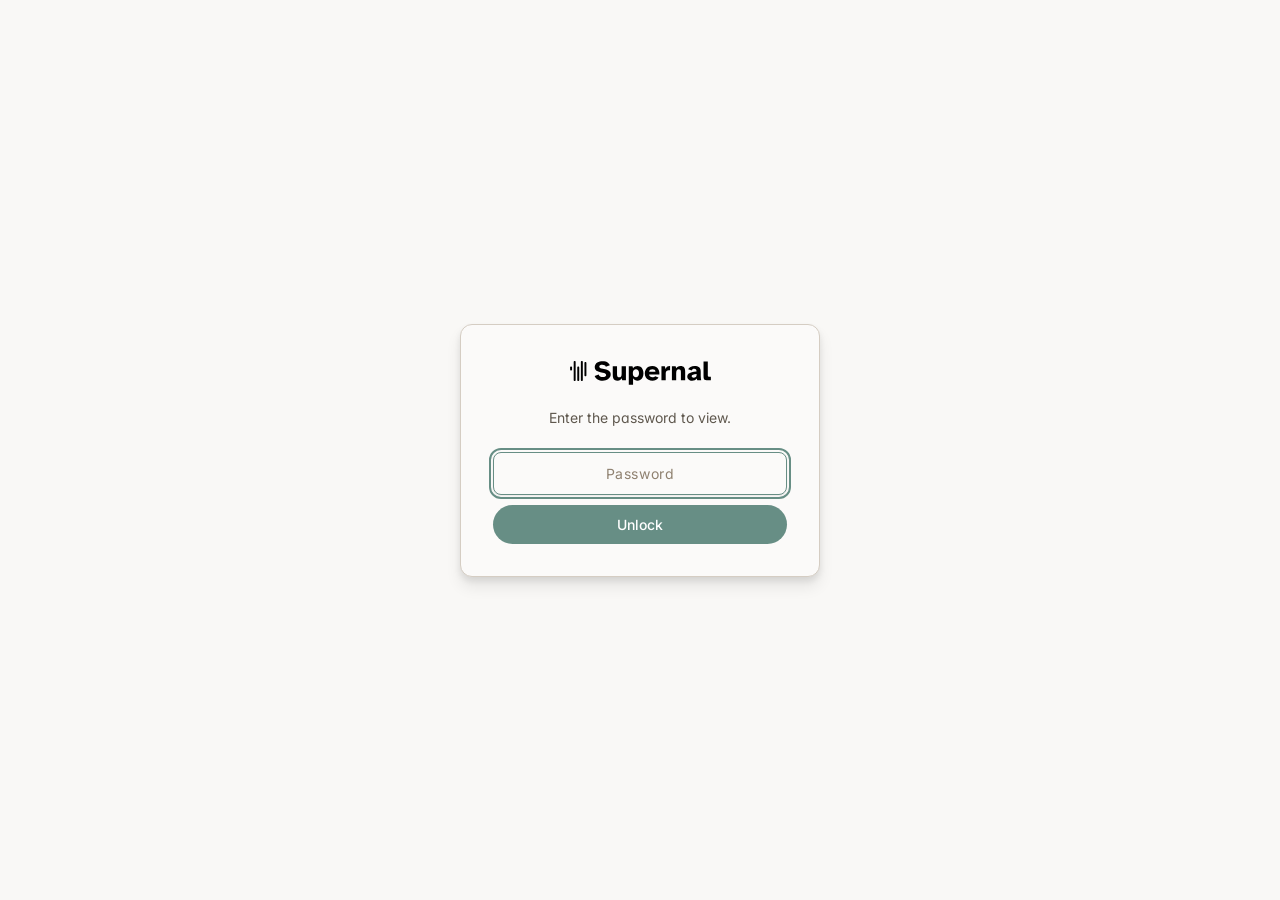
<file: index.html>
<!DOCTYPE html>
<html lang="en">
<head>
<script>(function(){try{if(localStorage.getItem("supernal_heritage_unlocked")==="1"){document.documentElement.classList.add("unlocked");}else{document.documentElement.classList.add("locked");}}catch(e){document.documentElement.classList.add("locked");}})();</script>
<meta charset="utf-8">
<meta name="viewport" content="width=device-width,initial-scale=1">
<title>Supernal · Active proposals for Heritage</title>
<meta name="description" content="Active proposals and timeline for Supernal's partnership with Heritage Strategies and Heritage AI.">
<link rel="icon" type="image/png" href="assets/favicon.png">
<link rel="stylesheet" href="styles.css">
</head>
<body>
<div class="proposal-gate" id="proposal-gate" role="dialog" aria-modal="true" aria-labelledby="proposal-gate-title">
  <div class="proposal-gate-card">
    <div class="proposal-gate-logo" role="img" aria-label="Supernal"></div>
    <h1 id="proposal-gate-title" class="visually-hidden">Heritage proposals</h1>
    <p class="proposal-gate-subtitle">Enter the password to view.</p>
    <form id="proposal-gate-form" class="proposal-gate-form" autocomplete="off">
      <label for="proposal-gate-input" class="visually-hidden">Password</label>
      <input type="password" id="proposal-gate-input" placeholder="Password" autocomplete="off" required>
      <button type="submit" class="proposal-gate-button">Unlock</button>
    </form>
    <p id="proposal-gate-error" class="proposal-gate-error" hidden>Incorrect password.</p>
  </div>
</div>

<div class="container">
  <header class="masthead">
    <a class="brand" href="./" aria-label="Supernal"><img src="assets/supernal-logo.svg" alt="Supernal"></a>
    <div class="meta">
      <span>Proposals</span>
    </div>
  </header>

  <section class="hero">
    <p class="kicker">Our partnership</p>
    <h1>Empowering Heritage to Become AI Native</h1>
    <p class="lede">The active build plan: four AI Employees on the team, including one that builds and runs both new websites, a four-video brand bundle, a dedicated private cloud, and continuous training.</p>
  </section>
</div>

<div class="container">

  <section class="client-block exec-summary">
    <div class="client-block-header">
      <h2>Executive Summary</h2>
      <p>AI Native means Heritage runs day-to-day work through named AI Employees that each own a function end-to-end and ship the work the team would otherwise do manually. The plan brings four new AI Employees, one of which builds and runs both Heritage websites, a four-video brand bundle, a dedicated private cloud, and continuous training. The four new hires join Dave, the production AI Employee already running behind the Heritage Vault workflow. Both Heritage entities share access throughout.</p>
    </div>

    <div class="exec-summary-grid">

      <div class="exec-summary-card">
        <p class="kicker">Project Manager</p>
        <p class="exec-summary-body">Captures meetings, drafts summaries, chases delegated items, answers status by chat or voice.</p>
        <p class="exec-summary-meta">
          <span class="when">Available around Q4 2026</span>
          <span class="price">$7,000<span class="price-unit">/mo</span></span>
        </p>
      </div>

      <div class="exec-summary-card">
        <p class="kicker">CRM</p>
        <p class="exec-summary-body">Heritage's source of truth for every prospect and client. Pipeline stages, account health, and the full history of every interaction.</p>
        <p class="exec-summary-meta">
          <span class="when">Available around Q4 2026</span>
          <span class="price">$5,000<span class="price-unit">/mo</span></span>
        </p>
      </div>

      <div class="exec-summary-card">
        <p class="kicker">Help Desk</p>
        <p class="exec-summary-body">Answers producer and firm-admin questions, retrieves documents, hands off cleanly to humans.</p>
        <p class="exec-summary-meta">
          <span class="when">Available around Q1 2027</span>
          <span class="price">$7,000<span class="price-unit">/mo</span></span>
        </p>
      </div>

      <div class="exec-summary-card">
        <p class="kicker">Website &amp; Content</p>
        <p class="exec-summary-body">Both Heritage sites built, hosted, and kept current, with content managed from compliance-approved sources.</p>
        <p class="exec-summary-meta">
          <span class="when">Available around Q3 2026</span>
          <span class="price">$2,000<span class="price-unit">/mo</span></span>
        </p>
      </div>

      <div class="exec-summary-card">
        <p class="kicker">Brand Video</p>
        <p class="exec-summary-body">A four-video brand bundle from one shoot day: client, advisor, product walkthrough, and firm history.</p>
        <p class="exec-summary-meta">
          <span class="when">Available around Q3 2026</span>
          <span class="price">$30,000<span class="price-unit"> one-time</span></span>
        </p>
      </div>

      <div class="exec-summary-card">
        <p class="kicker">Secure Operations</p>
        <p class="exec-summary-body">A dedicated single-tenant private cloud: Heritage's own isolated Google Cloud project, the same frontier models, run as a managed service.</p>
        <p class="exec-summary-meta">
          <span class="when">Available around Q3 2026</span>
          <span class="price">$7,790.42<span class="price-unit">/mo</span></span>
        </p>
      </div>

      <div class="exec-summary-card">
        <p class="kicker">Training</p>
        <p class="exec-summary-body">Weekly sessions and async coaching so Heritage runs each AI Employee without Supernal in the room.</p>
        <p class="exec-summary-meta">
          <span class="when">Ongoing</span>
          <span class="price">$1,000<span class="price-unit">/mo</span></span>
        </p>
      </div>

    </div>
  </section>

  <section class="client-block">
    <div class="client-block-header">
      <p class="section-label">AI Employees</p>
      <div>
        <h2>Four new hires for the partnership</h2>
        <p>Each AI Employee owns a domain end-to-end, ships work the team uses from day one, and operates within a defined scope, autonomy level, and approval rules set by Heritage. The four new hires join Dave, the production AI Employee already running behind the Heritage Book and Digital Vault workflow.</p>
      </div>
    </div>

    <div class="index-list">

      <a class="index-card" href="heritage-strategies-foreman/">
        <p class="kicker">Project Manager</p>
        <h2>Foreman</h2>
        <p>Heritage's shared workspace for everything in flight. Captures meetings, drafts post-meeting summaries, chases delegated items, and answers status questions by chat or voice.</p>
      </a>

      <a class="index-card" href="heritage-strategies-crm/">
        <p class="kicker">CRM</p>
        <h2>Hank</h2>
        <p>Heritage's CRM and the foundation for scaling sales. Every prospect in one pipeline, tagged by acquisition channel, with stage, last activity, and next step in view, then carried across the full client lifecycle from won through onboarding and renewal. Collaborates directly with Foreman on a shared task and data layer.</p>
      </a>

      <a class="index-card" href="heritage-ai-helpdesk/">
        <p class="kicker">Help Desk</p>
        <h2>Celeste</h2>
        <p>In-app chat widget that handles inbound support across the platform. Answers producer and firm-admin questions, retrieves documents, opens tickets, and hands off cleanly to humans.</p>
      </a>

      <a class="index-card" href="heritage-website-content/">
        <p class="kicker">Website &amp; Content</p>
        <h2>Stephen</h2>
        <p>Owns both Heritage marketing sites, Heritage Strategies and Heritage AI. Builds them, hosts and maintains them, and keeps content current through a lightweight CMS with AI Employee functionality, drawing every published item from compliance-approved sources. Design and structural changes stay with Supernal on request.</p>
      </a>

    </div>
  </section>

  <section class="client-block">
    <div class="client-block-header">
      <p class="section-label">Marketing</p>
      <div>
        <h2>Marketing across the partnership</h2>
        <p>A four-video brand bundle that anchors the visual identity across both Heritage surfaces.</p>
      </div>
    </div>

    <div class="index-list">

      <div class="index-card index-card--static">
        <p class="kicker">Websites</p>
        <h2>Two Websites</h2>
        <p>The Heritage Strategies and Heritage AI websites are built, hosted, and managed as part of <a href="heritage-website-content/">Stephen</a>, the Website &amp; Content AI Employee. See AI Employees, above.</p>
      </div>

      <a class="index-card" href="brand-video/">
        <p class="kicker">Video</p>
        <h2>Brand Video Bundle</h2>
        <p>Anchor the visual identity across both Heritage surfaces. Same four videos either way; the difference is production quality. A lean crew at $10k, or a professional commercial team at $30k. An example of each is embedded inside.</p>
      </a>

    </div>
  </section>

  <section class="client-block">
    <div class="client-block-header">
      <p class="section-label">Secure Operations</p>
      <div>
        <h2>A dedicated private cloud for Heritage</h2>
        <p>Heritage data already runs on frontier models that never train on it. The dedicated private cloud moves Heritage into its own isolated Google Cloud project, with the same models served privately under a Google BAA. The models and accuracy do not change, only the isolation does.</p>
      </div>
    </div>

    <div class="index-list">

      <a class="index-card" href="heritage-private-cloud/">
        <p class="kicker">Secure Operations</p>
        <h2>Dedicated Private Cloud</h2>
        <p>Heritage's own isolated Google Cloud project, with the same frontier models served privately through Vertex AI under a Google BAA. Same models, same accuracy, full isolation. Operated as a managed service with a dedicated Heritage Vault and its own audit logs.</p>
      </a>

    </div>
  </section>

  <section class="client-block">
    <div class="client-block-header">
      <p class="section-label">Enablement</p>
      <div>
        <h2>Working effectively with your AI Employees</h2>
        <p>Continuous coaching on how to work with each AI Employee, how to product-manage and refine them together with Supernal, and how to roll out the playbook across the team.</p>
      </div>
    </div>

    <div class="index-list">

      <a class="index-card" href="ongoing-training/">
        <p class="kicker">Enablement</p>
        <h2>Training</h2>
        <p>Continuous Supernal-led training so Heritage can operate and refine each AI Employee independently. Weekly meetings, async coaching, recorded sessions, and a written handoff per AI Employee.</p>
      </a>

    </div>
  </section>

  <section class="timeline-section">
    <div class="timeline-section-header">
      <p class="section-label">Timeline</p>
      <div>
        <h2>Making Heritage AI native in one year</h2>
        <p>Each row maps an AI Employee, website, or offer to its build window across the twelve-month partnership. All timings shown are estimates and shift with kickoff and approval cadence.</p>
      </div>
    </div>

    <div class="gantt-wrap">
      <div class="gantt">

        <div class="gantt-row gantt-row--months">
          <div class="gantt-row-first"></div>
          <span class="quarter">Q2 26</span>
          <span class="quarter">Q3 26</span>
          <span class="quarter">Q4 26</span>
          <span class="quarter">Q1 27</span>
          <span class="future" aria-label="Future">+</span>
        </div>

        <div class="gantt-row gantt-row--lines" aria-hidden="true">
          <div class="gantt-row-first"></div>
          <span></span><span></span><span></span><span></span><span></span><span></span><span></span><span></span><span></span><span></span><span></span><span></span><span></span>
        </div>

        <div class="gantt-today" id="gantt-today" aria-hidden="true">
          <span class="gantt-today-pill">Jun 2026</span>
        </div>

        <div class="gantt-row">
          <div class="gantt-row-first">
            <h3><a href="heritage-strategies-foreman/">Project Manager</a></h3>
            <p class="meta">Around Jul to Dec 2026</p>
          </div>
          <ul class="gantt-row-bars">
            <li style="grid-column: 5 / 11;" title="Around Jul to Dec 2026"></li>
          </ul>
        </div>

        <div class="gantt-row">
          <div class="gantt-row-first">
            <h3><a href="heritage-strategies-crm/">CRM</a></h3>
            <p class="meta">Around Aug 2026 to Jan 2027</p>
          </div>
          <ul class="gantt-row-bars">
            <li style="grid-column: 6 / 12;" title="Around Aug 2026 to Jan 2027"></li>
          </ul>
        </div>

        <div class="gantt-row">
          <div class="gantt-row-first">
            <h3><a href="heritage-website-content/">Website &amp; Content</a></h3>
            <p class="meta">Build around Jul to Sep 2026 &middot; then ongoing</p>
          </div>
          <ul class="gantt-row-bars">
            <li style="grid-column: 5 / 15;" title="Build around Jul to Sep 2026, then ongoing"></li>
          </ul>
        </div>

        <div class="gantt-row">
          <div class="gantt-row-first">
            <h3><a href="brand-video/">Brand Video Bundle</a></h3>
            <p class="meta">Around Jul 2026</p>
          </div>
          <ul class="gantt-row-bars">
            <li style="grid-column: 5 / 6;" title="Around Jul 2026"></li>
          </ul>
        </div>

        <div class="gantt-row">
          <div class="gantt-row-first">
            <h3><a href="heritage-private-cloud/">Dedicated Private Cloud</a></h3>
            <p class="meta">Around Aug to Sep 2026</p>
          </div>
          <ul class="gantt-row-bars">
            <li style="grid-column: 6 / 8;" title="Around Aug to Sep 2026"></li>
          </ul>
        </div>

        <div class="gantt-row">
          <div class="gantt-row-first">
            <h3><a href="heritage-ai-helpdesk/">Help Desk</a></h3>
            <p class="meta">Around Feb to Apr 2027</p>
          </div>
          <ul class="gantt-row-bars">
            <li style="grid-column: 12 / 15;" title="Around Feb to Apr 2027"></li>
          </ul>
        </div>

        <div class="gantt-row">
          <div class="gantt-row-first">
            <h3><a href="ongoing-training/">Training</a></h3>
            <p class="meta">Around Jul 2026 &middot; ongoing</p>
          </div>
          <ul class="gantt-row-bars">
            <li style="grid-column: 5 / 15;" title="Around Jul 2026 onward"></li>
          </ul>
        </div>

      </div>
    </div>
  </section>

  <section class="pricing-section">
    <div class="pricing-section-header">
      <p class="section-label">Pricing</p>
      <div>
        <h2>Total investment</h2>
        <p>Pricing for one-time builds and monthly engagements.</p>
      </div>
    </div>

    <h3 class="pricing-table-title">One-time</h3>
    <div class="pricing-table-wrap">
      <table class="pricing-table">
        <thead>
          <tr>
            <th>Item</th>
            <th>Scope</th>
            <th class="pt-price">Price</th>
          </tr>
        </thead>
        <tbody>
          <tr>
            <td><div class="pt-item-name">Brand videos</div></td>
            <td class="pt-type">Four-video bundle, one professional commercial shoot day</td>
            <td class="pt-price">$30,000</td>
          </tr>
        </tbody>
        <tfoot>
          <tr>
            <td class="pt-total-label">One-time total</td>
            <td></td>
            <td class="pt-price">$30,000</td>
          </tr>
        </tfoot>
      </table>
    </div>

    <h3 class="pricing-table-title">Monthly subscription</h3>
    <div class="pricing-table-wrap">
      <table class="pricing-table">
        <thead>
          <tr>
            <th>AI Employee / Service</th>
            <th>Scope</th>
            <th class="pt-price">Price</th>
          </tr>
        </thead>
        <tbody>
          <tr>
            <td>
              <div class="pt-item-name">Website &amp; Content</div>
            </td>
            <td class="pt-type">Both sites built, managed, and kept current</td>
            <td class="pt-price">$2,000<span class="pt-price-unit">/ mo</span></td>
          </tr>
          <tr>
            <td>
              <div class="pt-item-name">Project Manager</div>
            </td>
            <td class="pt-type">Project management across the team</td>
            <td class="pt-price">$7,000<span class="pt-price-unit">/ mo</span></td>
          </tr>
          <tr>
            <td>
              <div class="pt-item-name">CRM</div>
            </td>
            <td class="pt-type">Sales-side single source of truth</td>
            <td class="pt-price">$5,000<span class="pt-price-unit">/ mo</span></td>
          </tr>
          <tr>
            <td>
              <div class="pt-item-name">Help Desk</div>
            </td>
            <td class="pt-type">Customer support across firms and end users</td>
            <td class="pt-price">$7,000<span class="pt-price-unit">/ mo</span></td>
          </tr>
          <tr>
            <td>
              <div class="pt-item-name">Dedicated Private Cloud</div>
            </td>
            <td class="pt-type">Single-tenant private cloud, operated as a managed service</td>
            <td class="pt-price">$7,790.42<span class="pt-price-unit">/ mo</span></td>
          </tr>
          <tr>
            <td>
              <div class="pt-item-name">Training</div>
            </td>
            <td class="pt-type">Ongoing AI coaching and adoption support</td>
            <td class="pt-price">$1,000<span class="pt-price-unit">/ mo</span></td>
          </tr>
        </tbody>
        <tfoot>
          <tr>
            <td class="pt-total-label">Per-month total</td>
            <td></td>
            <td class="pt-price">$29,790.42<span class="pt-price-unit">/ mo</span></td>
          </tr>
        </tfoot>
      </table>
    </div>
  </section>

  <footer class="colophon">
    <span>Supernal AI</span>
  </footer>

</div>

<script>
(function () {
  var todayEl = document.getElementById('gantt-today');
  if (!todayEl) return;
  var today = new Date();
  var startYear = 2026, startMonth = 3; // April 2026 (0-indexed)
  var totalCells = 13; // 12 months + future cell
  var monthsFromStart = (today.getFullYear() - startYear) * 12 + (today.getMonth() - startMonth);
  var daysInMonth = new Date(today.getFullYear(), today.getMonth() + 1, 0).getDate();
  var monthFraction = monthsFromStart + (today.getDate() - 1) / daysInMonth;
  if (monthFraction < 0 || monthFraction >= totalCells) { todayEl.style.display = 'none'; return; }
  var fraction = monthFraction / totalCells;
  todayEl.style.left = 'calc(240px + (100% - 240px) * ' + fraction.toFixed(4) + ')';
  var months = ['Jan', 'Feb', 'Mar', 'Apr', 'May', 'Jun', 'Jul', 'Aug', 'Sep', 'Oct', 'Nov', 'Dec'];
  var pill = todayEl.querySelector('.gantt-today-pill');
  if (pill) pill.textContent = months[today.getMonth()] + ' ' + today.getFullYear();
})();
</script>

<script src="app.js" defer></script>

</body>
</html>
</file>
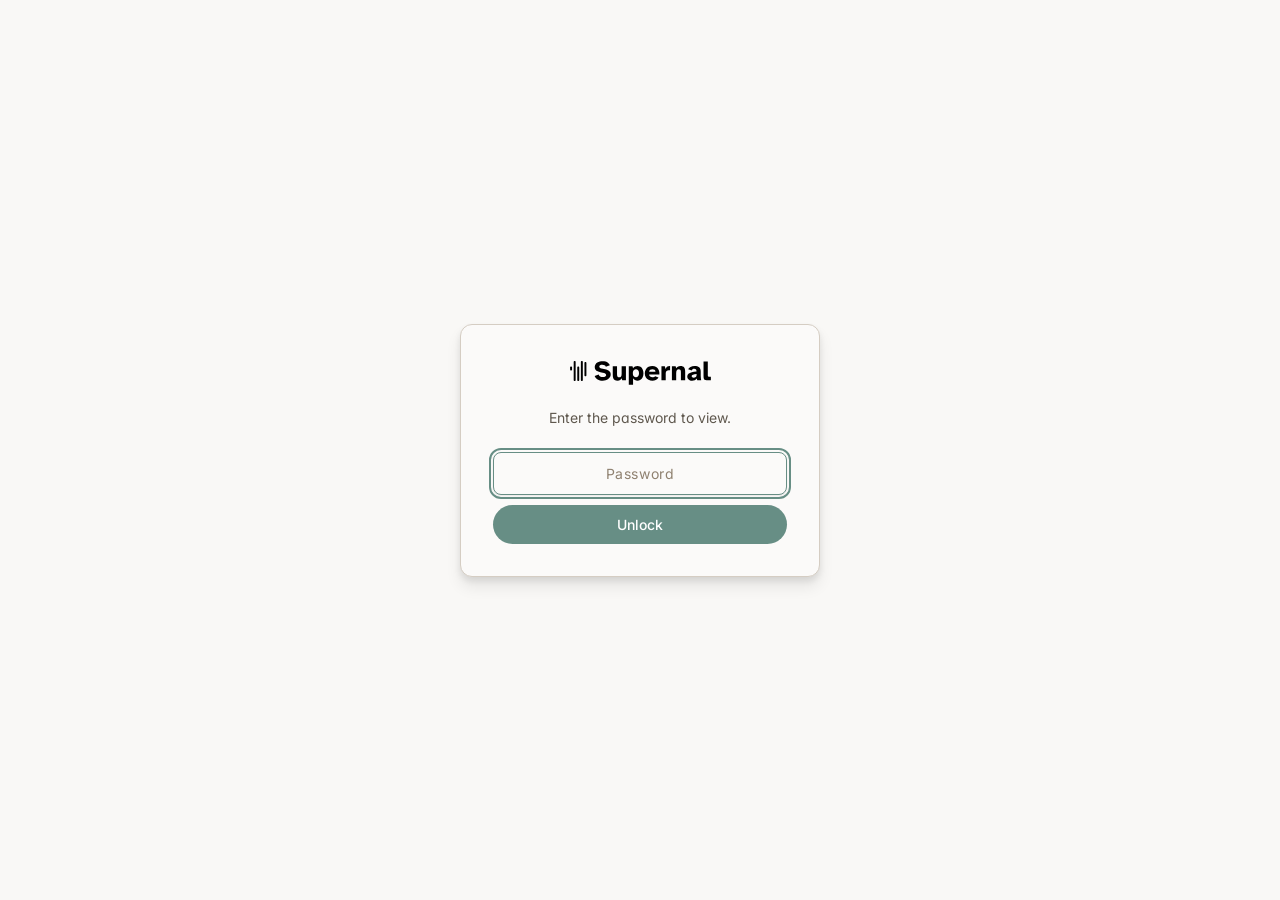
<file: brand-video/index.html>
<!DOCTYPE html>
<html lang="en">
<head>
<script>(function(){try{if(localStorage.getItem("supernal_heritage_unlocked")==="1"){document.documentElement.classList.add("unlocked");}else{document.documentElement.classList.add("locked");}}catch(e){document.documentElement.classList.add("locked");}})();</script>
<meta charset="utf-8">
<meta name="viewport" content="width=device-width,initial-scale=1">
<title>Brand Video Bundle &middot; Supernal &amp; Heritage</title>
<meta name="description" content="A four-video brand bundle shot together around June 2026 across Heritage Strategies and Heritage AI surfaces.">
<link rel="icon" type="image/png" href="../assets/favicon.png">
<link rel="stylesheet" href="../styles.css">
</head>
<body>
<div class="proposal-gate" id="proposal-gate" role="dialog" aria-modal="true" aria-labelledby="proposal-gate-title">
  <div class="proposal-gate-card">
    <div class="proposal-gate-logo" role="img" aria-label="Supernal"></div>
    <h1 id="proposal-gate-title" class="visually-hidden">Heritage proposals</h1>
    <p class="proposal-gate-subtitle">Enter the password to view.</p>
    <form id="proposal-gate-form" class="proposal-gate-form" autocomplete="off">
      <label for="proposal-gate-input" class="visually-hidden">Password</label>
      <input type="password" id="proposal-gate-input" placeholder="Password" autocomplete="off" required>
      <button type="submit" class="proposal-gate-button">Unlock</button>
    </form>
    <p id="proposal-gate-error" class="proposal-gate-error" hidden>Incorrect password.</p>
  </div>
</div>

<div class="container">
  <header class="masthead">
    <a class="brand" href="../" aria-label="Supernal"><img src="../assets/supernal-logo.svg" alt="Supernal"></a>
    <div class="meta">
      <span>Engagement for Heritage</span>
    </div>
  </header>

  <a class="back-link" href="../"><span class="arrow">&larr;</span> All proposals</a>

  <div class="hero-grid">
    <section class="hero">
      <p class="kicker">Brand foundations</p>
      <h1>Brand Video Bundle</h1>
      <p class="lede">Two ways to bring Heritage to life on camera. Both cover the same four videos, the same shoot day at the Heritage office, and the same animation and graphics work. The only difference is the production quality of the finished result. Option 1 uses a lean crew for a solid, cost-effective end product. Option 2 brings in a professional commercial team for the most cinematic finish. Watch an example of each below, then pick the one that fits.</p>
    </section>

    <aside class="jd-aside">
      <button class="jd-button" type="button" data-jd-open="jd-modal">
        <span class="jd-button-title">Job Description</span>
        <span class="jd-button-foot">
          <span>Five outcomes you can expect</span>
          <span class="jd-button-arrow">&rarr;</span>
        </span>
      </button>
    </aside>
  </div>
</div>

<div class="container">

  <section class="block">
    <div class="section-grid">
      <p class="section-label">01 / Overview</p>
      <div class="section-body">
        <h2>The brief</h2>
        <p>The videos anchor the visual identity across both Heritage surfaces. Both options cover the same four videos, the same shoot day at the Heritage office, and the same animation and graphics work. The only difference is the production quality of the finished videos. Option 1 uses a lean crew for a solid, cost-effective result. Option 2 brings in a full professional commercial crew for the highest production value.</p>
        <p>Outputs feed every owned channel: the <a href="../heritage-website-content/">Heritage Strategies and Heritage AI</a> websites, the email newsletter, the Heritage AI demo and pilot pipeline, and any partner-firm conversations that benefit from a short narrative aside.</p>
      </div>
    </div>
  </section>

  <section class="block">
    <div class="section-grid">
      <p class="section-label">02 / Objectives</p>
      <div class="section-body">
        <h2>What success looks like</h2>
        <ul>
          <li>Anchor the visual identity for both Heritage brands with one consistent production language.</li>
          <li>Give Heritage AI demo-ready product videos for end-book users and for partner-firm brokers selling vault subscriptions.</li>
          <li>Give Heritage Strategies a narrated intro that sits at the top of the homepage.</li>
          <li>Explain the Heritage Book methodology in 60 seconds, usable in pitch decks and on the platform.</li>
        </ul>
      </div>
    </div>
  </section>

  <section class="block">
    <div class="section-grid">
      <p class="section-label">03 / Two options</p>
      <div class="section-body">
        <h2>Choose your approach</h2>
        <p>Two ways to produce the same four videos, both sharing the same shoot day, animation, and graphics work. The only difference is the quality of the finished result. Option 1 is the lower-cost route with a lean crew. Option 2 brings in a professional commercial team for the most cinematic finish. A sample of each is linked below. Pick the one that fits.</p>
      </div>
    </div>

    <div class="option-grid">
      <article class="card option-card">
        <div class="option-card-body">
          <div class="option-card-head">
            <span class="option-tag">Option 1</span>
            <span class="option-price">$10,000</span>
          </div>
          <h3>Lean Crew Production</h3>
          <p class="option-blurb">The same four videos and shoot day, produced with a lean crew. A solid, cost-effective result across every channel.</p>
          <ul>
            <li>Same four videos, shoot day, animation, and graphics as Option 2</li>
            <li>Lean production crew, faster and more cost-effective</li>
            <li>Clean, professional end product for the websites, demos, and the book methodology</li>
            <li>Three rounds of revisions per video</li>
          </ul>
          <p class="option-sample"><a href="https://drive.google.com/file/d/1_5_lZNF3nM_dNJMbFj8nrJvTcsS7P7GD/view?usp=drive_link">Watch a sample &rarr;</a></p>
        </div>
      </article>

      <article class="card option-card">
        <div class="option-card-body">
          <div class="option-card-head">
            <span class="option-tag">Option 2</span>
            <span class="option-price">$30,000</span>
          </div>
          <h3>Professional Commercial Team</h3>
          <p class="option-blurb">A full production crew and one shoot day at the Heritage office. A cinematic, narrated piece with real clients on-camera, with the same polished graphics and animations as Option 1.</p>
          <ul>
            <li>Full production crew and one shoot day at the Heritage office</li>
            <li>Cinematic, narrated, real clients on-camera</li>
            <li>Same polished graphics and animations as Option 1</li>
            <li>Highest production value across the websites, newsletters, product demos, and partner conversations</li>
            <li>Three rounds of revisions per video</li>
          </ul>
          <p class="option-sample"><a href="https://drive.google.com/file/d/1kweJAJPi5twhfNQMHkCYT08iOaBDaJJW/view?usp=drive_link">Watch a sample &rarr;</a> <span class="option-sample-note">Sample is on an unrelated subject; it shows the depth and emotion this team brings to any topic.</span></p>
        </div>
      </article>
    </div>

    <p class="option-note">Tell us which option you want and we will confirm timing from there.</p>
  </section>

  <section class="block">
    <div class="section-grid">
      <p class="section-label">04 / How it runs</p>
      <div class="section-body">
        <h2>How it runs</h2>
        <ul>
          <li>Both options include a single shoot day at the Heritage office, around mid-2026 (subject to the production team's availability and the senior partner's confirmation).</li>
          <li>Pre-production: Ryan and Sven provide a few questions and guidance ahead of work starting.</li>
          <li>Production and post-production managed by Supernal. Three rounds of revisions per video, either option.</li>
        </ul>
      </div>
    </div>
  </section>

  <section class="block">
    <div class="section-grid">
      <p class="section-label">05 / Required inputs</p>
      <div class="section-body">
        <h2>What Heritage provides</h2>
        <ul>
          <li>The chosen option (Option 1 or Option 2).</li>
          <li>Customer interview shortlist (and consent) where clients appear on camera.</li>
          <li>Confirmed timing and location for the shoot day.</li>
        </ul>
      </div>
    </div>
  </section>

  <footer class="colophon">
    <span>Supernal AI</span>
  </footer>

</div>

<div class="jd-modal" id="jd-modal" role="dialog" aria-modal="true" aria-hidden="true" aria-labelledby="jd-modal-title">
  <div class="jd-modal-backdrop" data-jd-close></div>
  <div class="jd-modal-content">
    <button class="jd-modal-close" type="button" aria-label="Close" data-jd-close>&times;</button>
    <h2 id="jd-modal-title">Brand Video Bundle &middot; Job Description</h2>
    <p class="jd-modal-subtitle">Five outcomes from the brand video bundle.</p>
    <ol class="jd-modal-list">
      <li>
        <span class="action">Show up for one shoot day in your NY office. We come to you. The team on camera; one or two clients if we can swing it.</span>
        <span class="when">Available around Jun 2026</span>
      </li>
      <li>
        <span class="action">Approve the customer interview shortlist (Fred Dana?) before the camera rolls.</span>
        <span class="when">Available around Jun 2026</span>
      </li>
      <li>
        <span class="action">Review three rounds of edits in post production. Veto anything that is not Heritage.</span>
        <span class="when">Available around Jun 2026</span>
      </li>
      <li>
        <span class="action">Sign off on your finished videos around the end of June.</span>
        <span class="when">Available around Jun 2026</span>
      </li>
      <li>
        <span class="action">Use any clip in pitches, on the websites, or in the newsletter. The videos do not depreciate.</span>
        <span class="when">Available around Jul 2026</span>
      </li>
    </ol>
  </div>
</div>

<script src="../app.js" defer></script>

</body>
</html>
</file>
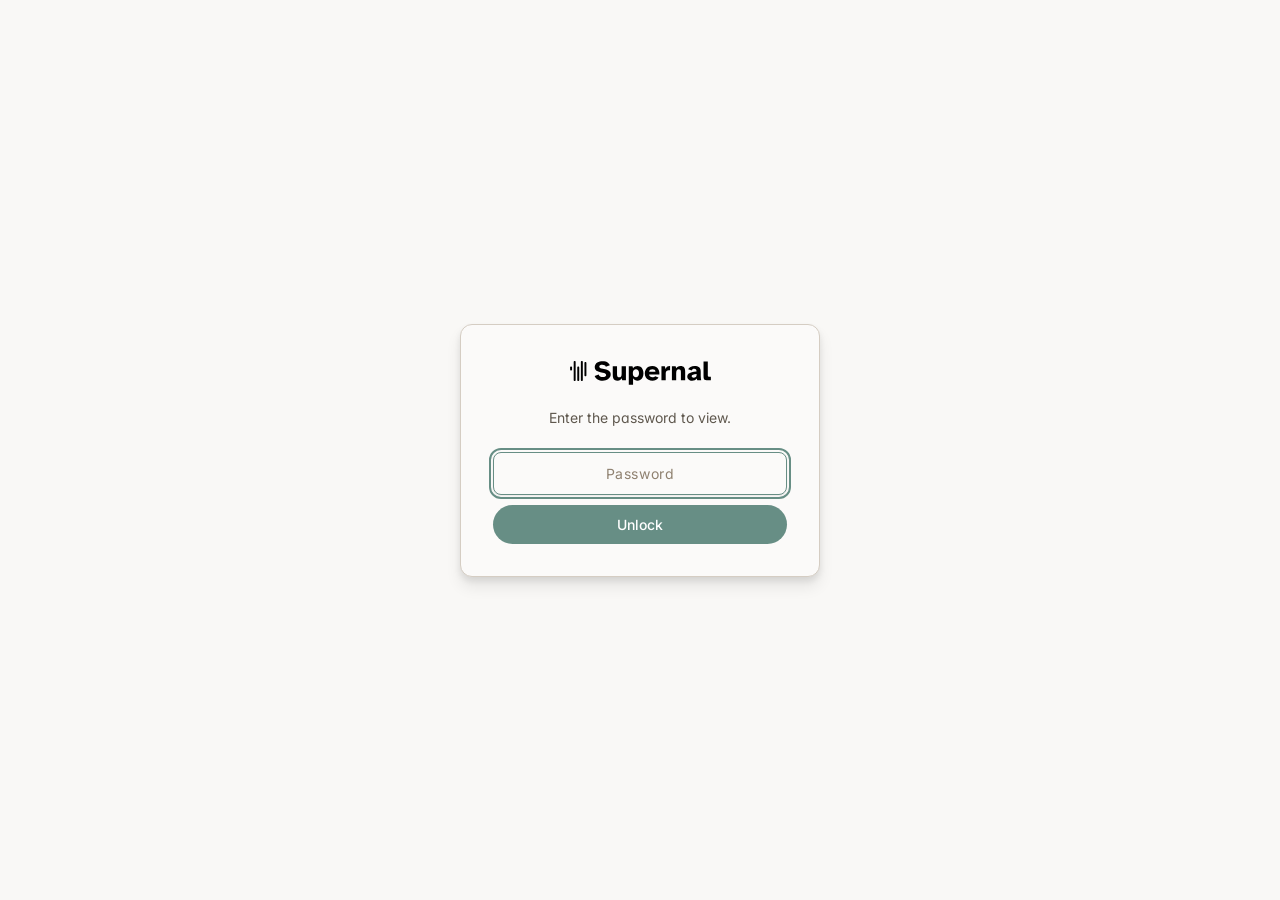
<file: heritage-ai-helpdesk/index.html>
<!DOCTYPE html>
<html lang="en">
<head>
<script>(function(){try{if(localStorage.getItem("supernal_heritage_unlocked")==="1"){document.documentElement.classList.add("unlocked");}else{document.documentElement.classList.add("locked");}}catch(e){document.documentElement.classList.add("locked");}})();</script>
<meta charset="utf-8">
<meta name="viewport" content="width=device-width,initial-scale=1">
<title>Heritage AI · Help Desk AI Employee · Supernal SOW</title>
<meta name="description" content="Statement of Work for the Help Desk AI Employee inside the Heritage AI platform.">
<link rel="icon" type="image/png" href="../assets/favicon.png">
<link rel="stylesheet" href="../styles.css">
</head>
<body>
<div class="proposal-gate" id="proposal-gate" role="dialog" aria-modal="true" aria-labelledby="proposal-gate-title">
  <div class="proposal-gate-card">
    <div class="proposal-gate-logo" role="img" aria-label="Supernal"></div>
    <h1 id="proposal-gate-title" class="visually-hidden">Heritage proposals</h1>
    <p class="proposal-gate-subtitle">Enter the password to view.</p>
    <form id="proposal-gate-form" class="proposal-gate-form" autocomplete="off">
      <label for="proposal-gate-input" class="visually-hidden">Password</label>
      <input type="password" id="proposal-gate-input" placeholder="Password" autocomplete="off" required>
      <button type="submit" class="proposal-gate-button">Unlock</button>
    </form>
    <p id="proposal-gate-error" class="proposal-gate-error" hidden>Incorrect password.</p>
  </div>
</div>

<div class="container">
  <header class="masthead">
    <a class="brand" href="../" aria-label="Supernal"><img src="../assets/supernal-logo.svg" alt="Supernal"></a>
    <div class="meta">
      <span>Statement of Work for Heritage AI</span>
    </div>
  </header>

  <a class="back-link" href="../"><span class="arrow">&larr;</span> All proposals</a>

  <div class="hero-grid">
    <section class="hero">
      <p class="kicker">Help Desk AI Employee</p>
      <h1>Celeste</h1>
      <p class="lede">An in-app chat widget that handles inbound support across the Heritage AI platform: answers questions for Heritage producers and firm admins, partner firms, and partner-firm clients, retrieves documents, opens tickets, and hands off cleanly to humans whenever judgment, advice, or platform engineering is required.</p>
    </section>

    <aside class="jd-aside">
      <button class="jd-button" type="button" data-jd-open="jd-modal">
        <span class="jd-button-title">Job Description</span>
        <span class="jd-button-foot">
          <span>Five outcomes you can expect</span>
          <span class="jd-button-arrow">&rarr;</span>
        </span>
      </button>
    </aside>
  </div>
</div>

<div class="container">

  <section class="block">
    <div class="section-grid">
      <p class="section-label">01 / Overview</p>
      <div class="section-body">
        <h2>The brief</h2>
        <p>The Help Desk AI Employee runs on doc-grounded retrieval with citations on every answer, archives every conversation for recordkeeping, and operates inside Heritage AI's compliance posture. The Heritage AI team approves voice and escalation rules. The Help Desk handles the rest.</p>

        <h3>Who the Help Desk serves</h3>
        <p>Celeste serves three user tiers, each with its own requirements.</p>
        <div class="table-wrap">
          <table class="tier-table">
            <thead>
              <tr><th>Tier</th><th>Who</th><th>What they need from Celeste</th></tr>
            </thead>
            <tbody>
              <tr><td class="col-item">1. Heritage producers and firm admins</td><td class="col-meta">Heritage AI's internal team</td><td>Platform answers, the CS Manager ticket workspace, and real-time takeover of any conversation.</td></tr>
              <tr><td class="col-item">2. Partner firms (L2 to L5)</td><td class="col-meta">Directors and advisors at firms on the Heritage AI platform</td><td>Direct answers to platform and process questions, permitted in-app actions, and clean escalation to a human when judgment is required.</td></tr>
              <tr><td class="col-item">3. Partner-firm clients (L1)</td><td class="col-meta">HNW end clients served by partner firms</td><td>Transactional answers only: documents, book status, scheduling. Everything else routes to the client's advisor.</td></tr>
            </tbody>
          </table>
        </div>
        <p>All three tiers reach Celeste through the same entry point: a chat widget or help section inside the Heritage AI app, where users ask questions and submit support tickets.</p>
      </div>
    </div>
  </section>

  <section class="block">
    <div class="section-grid">
      <p class="section-label">02 / Objectives</p>
      <div class="section-body">
        <h2>What success looks like</h2>
        <ul>
          <li>Resolve over 50% of partner-firm (L2 to L5) support inbound without human involvement, cutting producer and admin time-to-answer from hours to seconds.</li>
          <li>Let HNW end clients (L1) ask the AI for documents, book status, and scheduling.</li>
          <li>Surface auditable citations on every response. No hallucinated facts reach users.</li>
          <li>Take routine support questions off Heritage's employees and partner-firm directors.</li>
          <li>Build one data layer and governance setup that serves both audiences.</li>
        </ul>
      </div>
    </div>
  </section>

  <section class="block">
    <div class="section-grid">
      <p class="section-label">03 / Scope</p>
      <div class="section-body">
        <h2>Scope of work</h2>

        <div class="phase-group">
          <p class="phase-label">Stage 1 &middot; Weeks 0 to 4</p>
          <h3>Knowledge base, personas, and escalation design</h3>
          <p class="phase-job">Lock the foundations Celeste will run on. The knowledge base is treated as a product, not an artifact. The personas and escalation rules are approved before any conversation goes live.</p>
          <ul>
            <li>Curated knowledge base: module-level help docs, glossary, process docs.</li>
            <li>Versioned RAG retrieval with visible citations on every answer.</li>
            <li>Conflict detection, freshness SLAs, deprecation workflow.</li>
            <li>Quote-grounded answering for high-stakes content (rates, deadlines, policy).</li>
            <li>Single editorial owner per topic.</li>
            <li>Partner-firm help desk (L2 to L5) answers platform questions directly and takes actions where permitted.</li>
            <li>HNW end-client chat (L1) answers transactional questions only (documents, status, scheduling) and routes anything else to the client's advisor.</li>
            <li>Per-persona writing rules: how the AI talks, what it avoids, and how its tone shifts by situation (warmer for complaints, neutral for compliance questions).</li>
            <li>Recommended visible AI disclosure: "Hello, I'm Heritage's AI assistant&hellip;"</li>
            <li>Banned-language list, formatting spec, signature.</li>
            <li>5 to 20 example Q&amp;A pairs per persona, by Heritage, as the AI's reference for what good looks like.</li>
            <li>Four escalation triggers: user asks for a human, AI is unsure, user is frustrated, topic requires a human.</li>
            <li>Handoff to the human includes user identity, conversation summary, what the AI already tried, sentiment indicator, and a suggested next step.</li>
            <li>Real-time human override and takeover at any moment.</li>
            <li>CS Manager workspace: a ticket inbox showing every open and recent ticket with status, assignee, priority, age, channel, and last AI response. Filters and saved views by team, persona, or topic. SLA timers per ticket. Bulk actions (close, reassign, tag). Ticket merge and split.</li>
          </ul>
        </div>

        <div class="phase-group">
          <p class="phase-label">Stage 2 &middot; Weeks 4 to 6</p>
          <h3>Data layer, integrations, and compliance</h3>
          <p class="phase-job">Single database serves both the partner-firm and end-client surfaces. Compliance posture (PII redaction, audit trail) is in place before any user sees a Celeste response.</p>
          <ul>
            <li>Single database used by both the partner-firm and end-client AI: conversation transcripts, citations, action logs, sentiment scores, escalation history.</li>
            <li>Heritage AI platform integration: read-only access to user and firm context, book status, document inventory.</li>
            <li>Email notifications routed by topic to the right human owner.</li>
            <li>Full audit trail: every conversation, draft, and action archived.</li>
            <li>PII redaction in conversation logs before storage.</li>
            <li>Conversation archive available for Heritage's compliance review.</li>
            <li>Monthly performance report: usage volume, containment rate, escalation reasons, CSAT.</li>
          </ul>
        </div>

        <div class="phase-group">
          <p class="phase-label">Stage 3 &middot; Weeks 6 to 12</p>
          <h3>Shadow mode, co-pilot mode, and autonomous launch</h3>
          <p class="phase-job">Three rollout modes that progressively shift load from humans to Celeste. Heritage holds the brake until the data shows Celeste is ready for each step.</p>
          <ul>
            <li>Shadow mode (Weeks 6 to 8): AI drafts, humans send all responses. Reference Q&amp;A bank built from real traffic.</li>
            <li>Co-pilot mode (Weeks 8 to 10): AI suggests, humans approve. Prompt and knowledge base iteration on real data.</li>
            <li>Autonomous with audit (Weeks 10 to 12): AI sends on transactional topics, humans QA samples. Weekly QA and knowledge base updates.</li>
          </ul>
        </div>
      </div>
    </div>
  </section>

  <section class="block">
    <div class="section-grid">
      <p class="section-label">04 / Out of scope</p>
      <div class="section-body">
        <h2>Out of scope</h2>
        <div class="table-wrap">
          <table>
            <thead>
              <tr><th>Item</th><th>Status</th></tr>
            </thead>
            <tbody>
              <tr><td class="col-item">Email and voice channels</td><td class="col-meta">Not in scope (potential future add-on)</td></tr>
              <tr><td class="col-item">Multi-language support</td><td class="col-meta">Not in scope (English only at launch)</td></tr>
              <tr><td class="col-item">Personalized investment, tax, estate, or legal advice</td><td class="col-meta">Always handed off to a human director</td></tr>
            </tbody>
          </table>
        </div>
      </div>
    </div>
  </section>

  <section class="block">
    <div class="section-grid">
      <p class="section-label">05 / Timeline</p>
      <div class="section-body">
        <h2>Twelve weeks to autonomous</h2>
        <div class="table-wrap">
          <table>
            <thead>
              <tr><th>Phase</th><th>Duration</th><th>Outcome</th></tr>
            </thead>
            <tbody>
              <tr><td class="col-phase">Knowledge base curation and governance</td><td class="col-meta">Weeks 0 to 2</td><td>Knowledge base consolidated, conflict-detected, versioned. Freshness owners assigned.</td></tr>
              <tr><td class="col-phase">Persona, voice, and escalation design</td><td class="col-meta">Weeks 2 to 4</td><td>Voice and tone rules locked. Escalation matrix approved.</td></tr>
              <tr><td class="col-phase">Data layer and integrations build</td><td class="col-meta">Weeks 4 to 6</td><td>Database schema, platform read-only access, PM/CRM ticketing, audit pipeline live.</td></tr>
              <tr><td class="col-phase">Agent build and shadow mode</td><td class="col-meta">Weeks 6 to 8</td><td>AI runs in shadow. Humans review and send all responses. Reference Q&amp;A bank built.</td></tr>
              <tr><td class="col-phase">Co-pilot mode and tuning</td><td class="col-meta">Weeks 8 to 10</td><td>Humans approve. Prompt and knowledge base iteration on real data.</td></tr>
              <tr><td class="col-phase">Production launch and hypercare</td><td class="col-meta">Weeks 10 to 12</td><td>Autonomous on transactional. Weekly QA and knowledge base updates.</td></tr>
            </tbody>
          </table>
        </div>
      </div>
    </div>
  </section>

  <section class="block">
    <div class="section-grid">
      <p class="section-label">06 / Required inputs</p>
      <div class="section-body">
        <h2>What Heritage provides</h2>
        <p>For the Help Desk AI Employee to start handling inbound on day one, Heritage AI provides the following in week 0 to 2. Approval delays extend cadence day-for-day. Several items may already exist within Supernal's stack from prior Heritage work. We will inventory what is reusable in week 0 and only ask Heritage AI to provide the gaps.</p>

        <h3>6.1 &nbsp; Engagement and approvals</h3>
        <ul>
          <li>List of approvers with helpdesk authority.</li>
          <li>Weekly 30-minute review call during build.</li>
        </ul>

        <h3>6.2 &nbsp; Knowledge base and content</h3>
        <ul>
          <li>Module-level help docs covering every feature live on the Heritage AI platform.</li>
          <li>Glossary of estate-planning and Heritage-specific terms (approach book, asset sheets).</li>
          <li>Process docs (book production, QA workflow, PDF delivery, end-client vault access).</li>
          <li>5 to 20 example support Q&amp;A pairs per persona, hand-written by Heritage.</li>
          <li>Banned-language list, tone preferences, and visible disclosure copy.</li>
        </ul>

        <h3>6.3 &nbsp; Escalation and routing</h3>
        <ul>
          <li>Routing matrix: who handles what.</li>
          <li>Topic auto-escalation list.</li>
          <li>Heritage AI employees' availability windows for live takeover.</li>
          <li>After-hours escalation rules.</li>
        </ul>

        <h3>6.4 &nbsp; Operational and security access</h3>
        <ul>
          <li>Heritage AI platform read-only API access (user and firm context, book status, document inventory).</li>
        </ul>
      </div>
    </div>
  </section>

  <section class="block">
    <div class="section-grid">
      <p class="section-label">Investment</p>
      <div class="section-body">
        <h2>Pricing</h2>
        <div class="pricing-card">
          <p class="pricing-amount">$7,000 <span class="pricing-amount-meta">/ month</span></p>
        </div>
      </div>
    </div>
  </section>

  <footer class="colophon">
    <span>Supernal AI</span>
  </footer>

</div>

<div class="jd-modal" id="jd-modal" role="dialog" aria-modal="true" aria-hidden="true" aria-labelledby="jd-modal-title">
  <div class="jd-modal-backdrop" data-jd-close></div>
  <div class="jd-modal-content">
    <button class="jd-modal-close" type="button" aria-label="Close" data-jd-close>&times;</button>
    <h2 id="jd-modal-title">Celeste &middot; Job Description</h2>
    <p class="jd-modal-subtitle">Five outcomes from Celeste.</p>
    <ol class="jd-modal-list">
      <li>
        <span class="action">Producer firms stop calling you with the easy questions. Celeste handles customer support and only escalates the hard ones.</span>
        <span class="when">Available around Mar 2027</span>
      </li>
      <li>
        <span class="action">HNW end clients ask Celeste where their book is at 11&nbsp;PM. Celeste answers. You don't get a call.</span>
        <span class="when">Available around Mar 2027</span>
      </li>
      <li>
        <span class="action">Take over any chat in real time when a situation needs the senior partner.</span>
        <span class="when">Available around Feb 2027</span>
      </li>
      <li>
        <span class="action">Pull a conversation archive in one click for a compliance review.</span>
        <span class="when">Available around Feb 2027</span>
      </li>
      <li>
        <span class="action">Read the monthly performance report: containment rate, escalations, satisfaction.</span>
        <span class="when">Available around Apr 2027</span>
      </li>
    </ol>
  </div>
</div>

<script src="../app.js" defer></script>

</body>
</html>
</file>
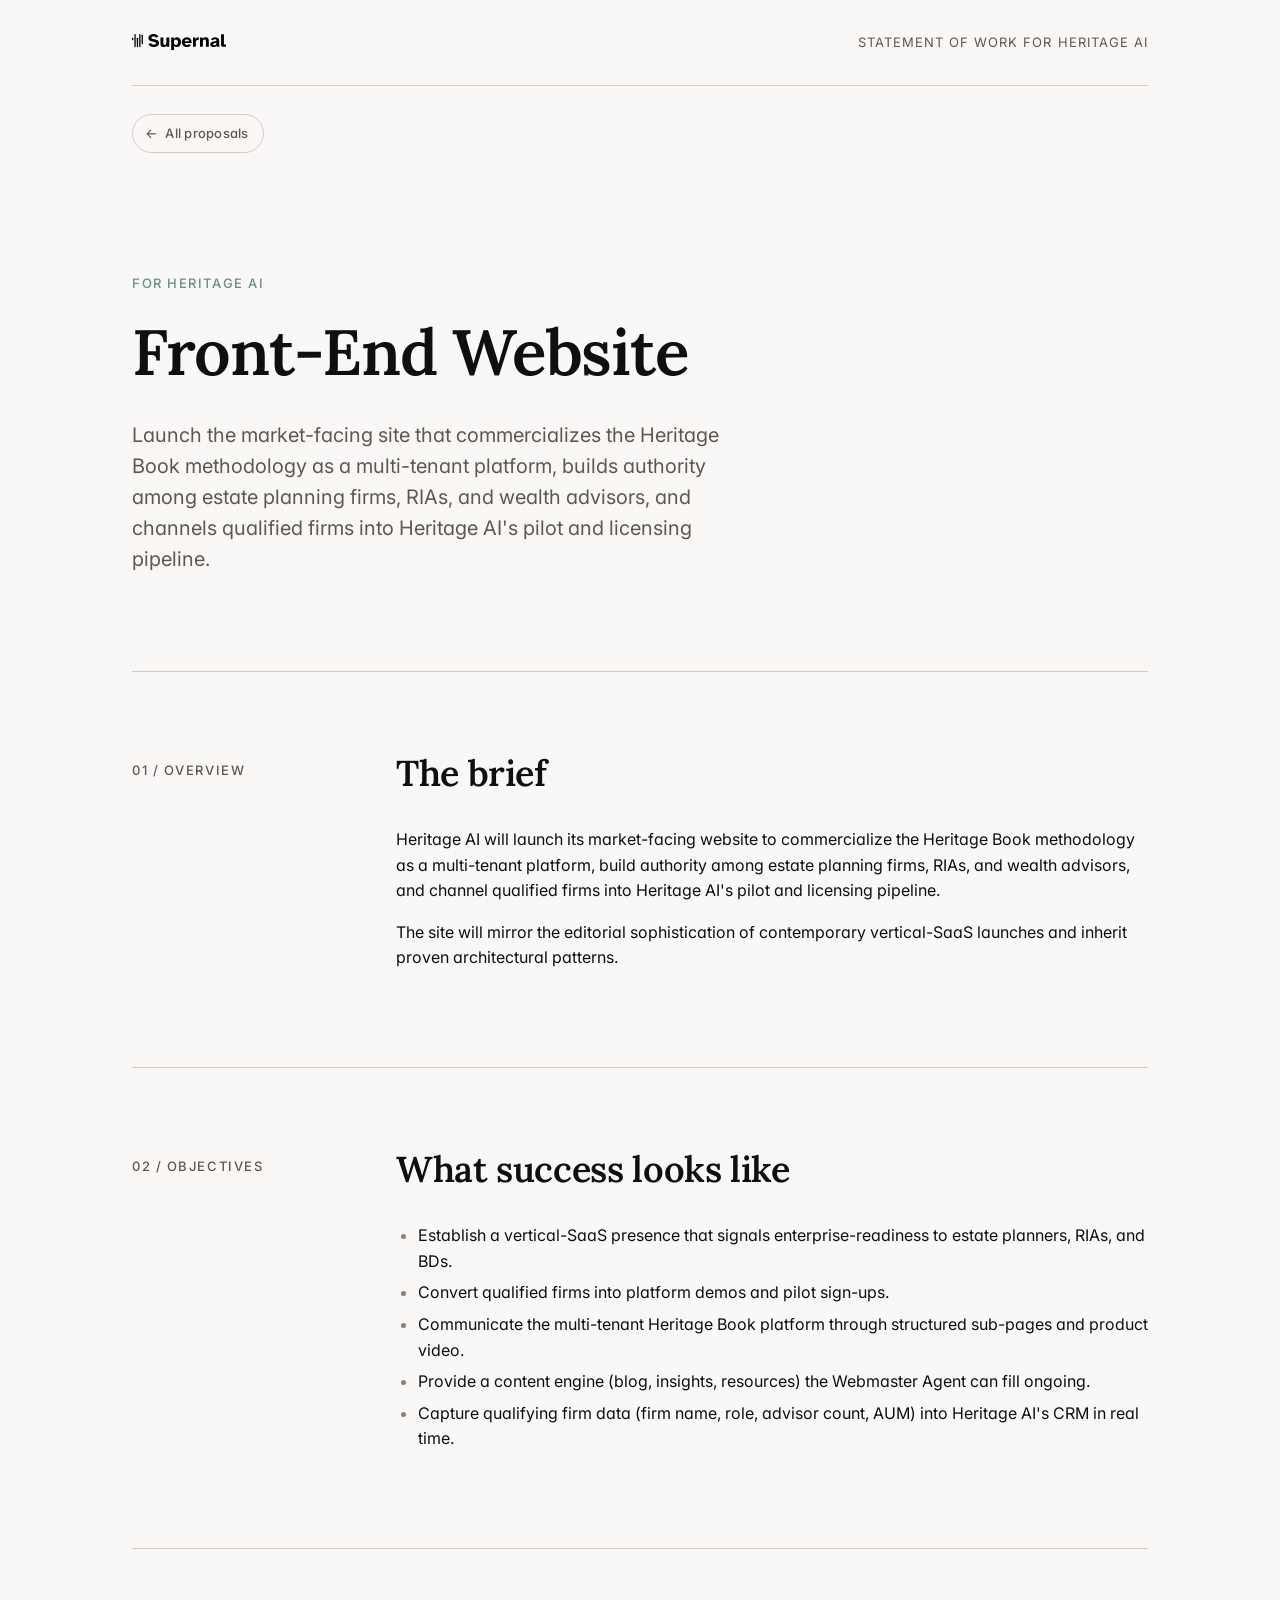
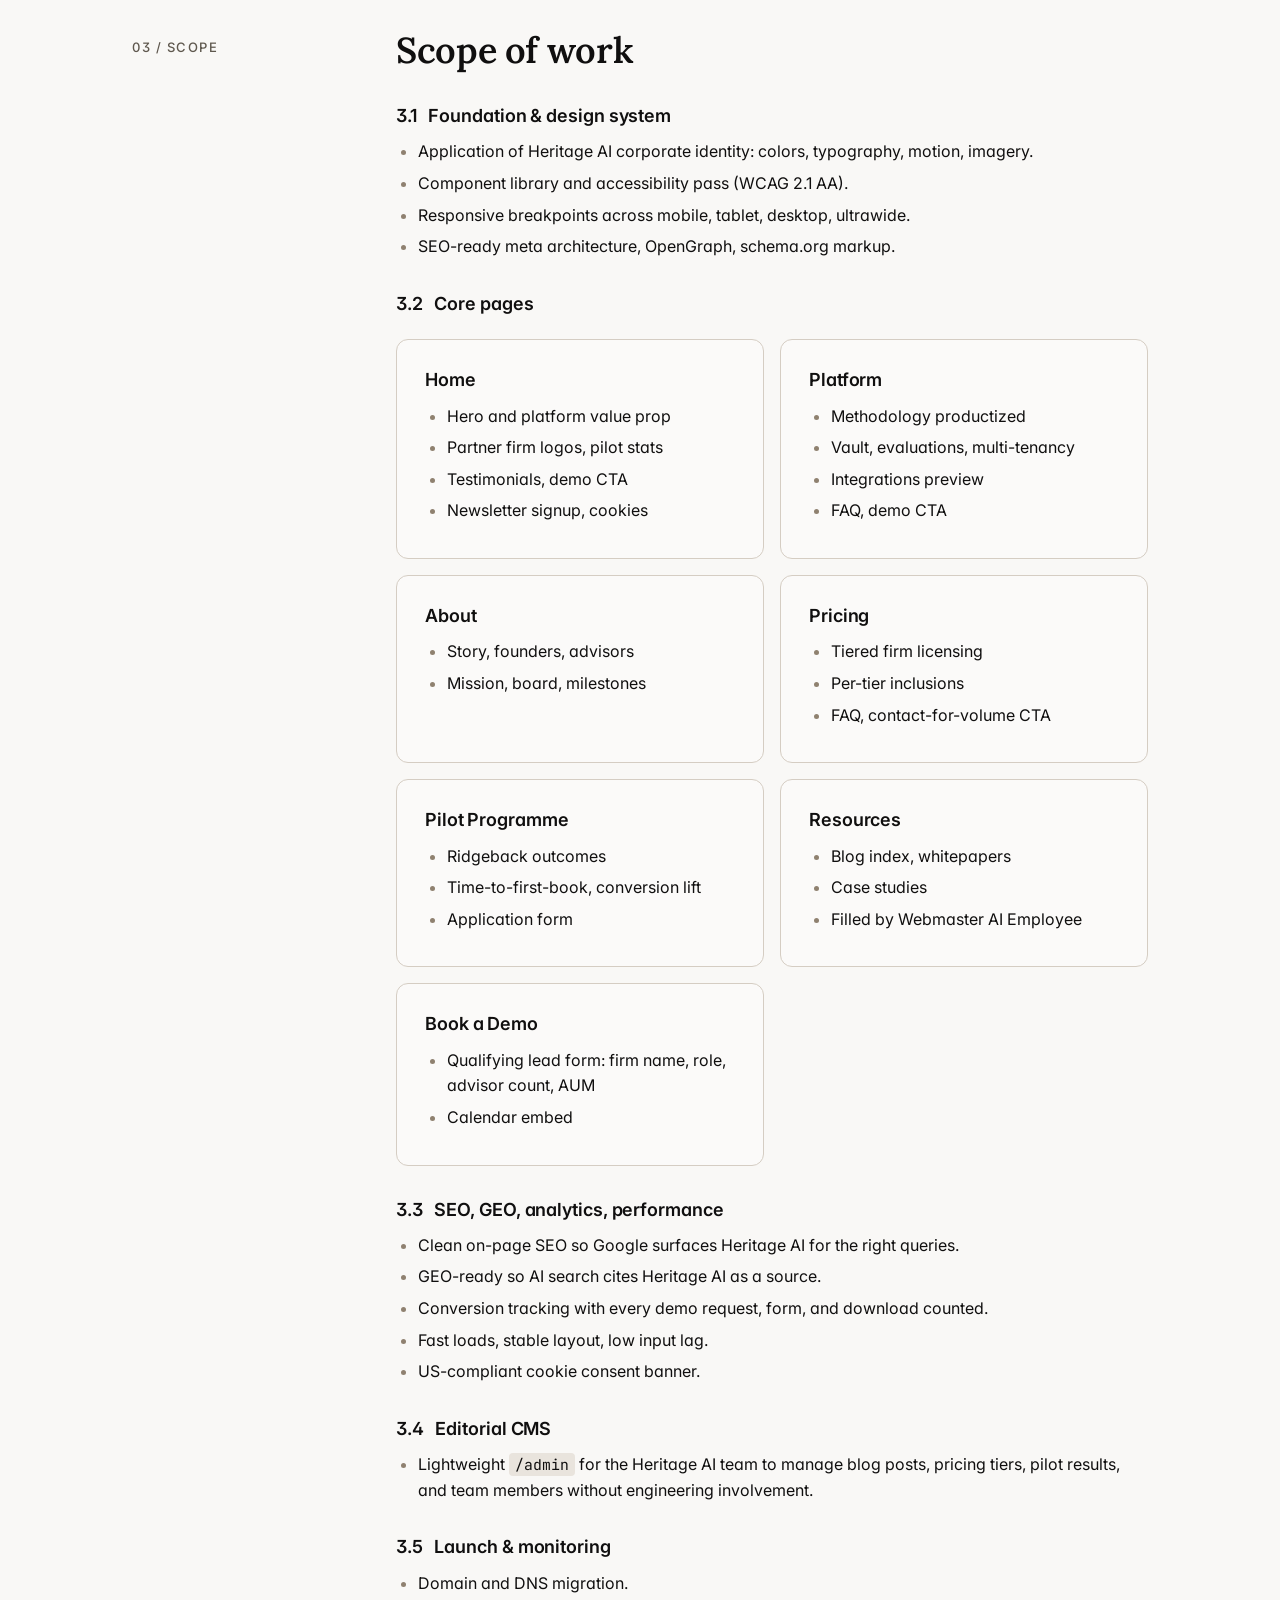
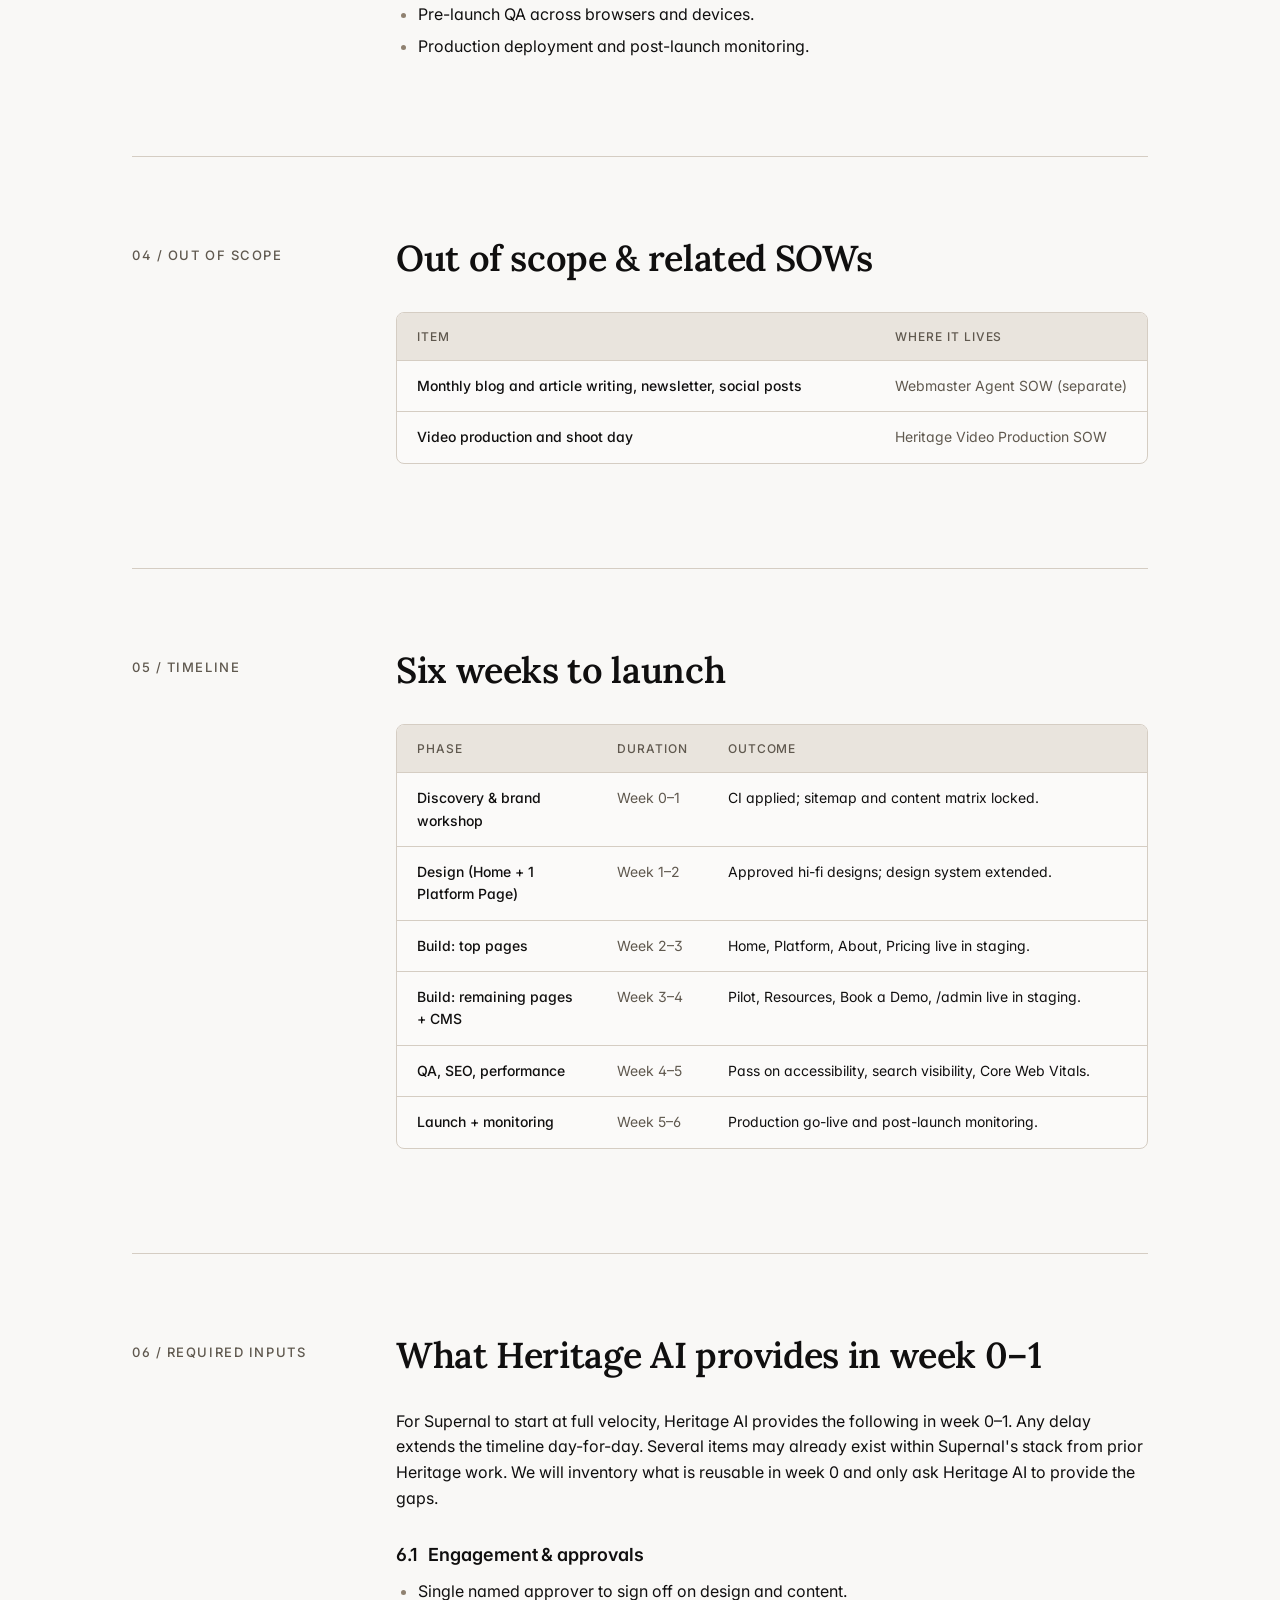
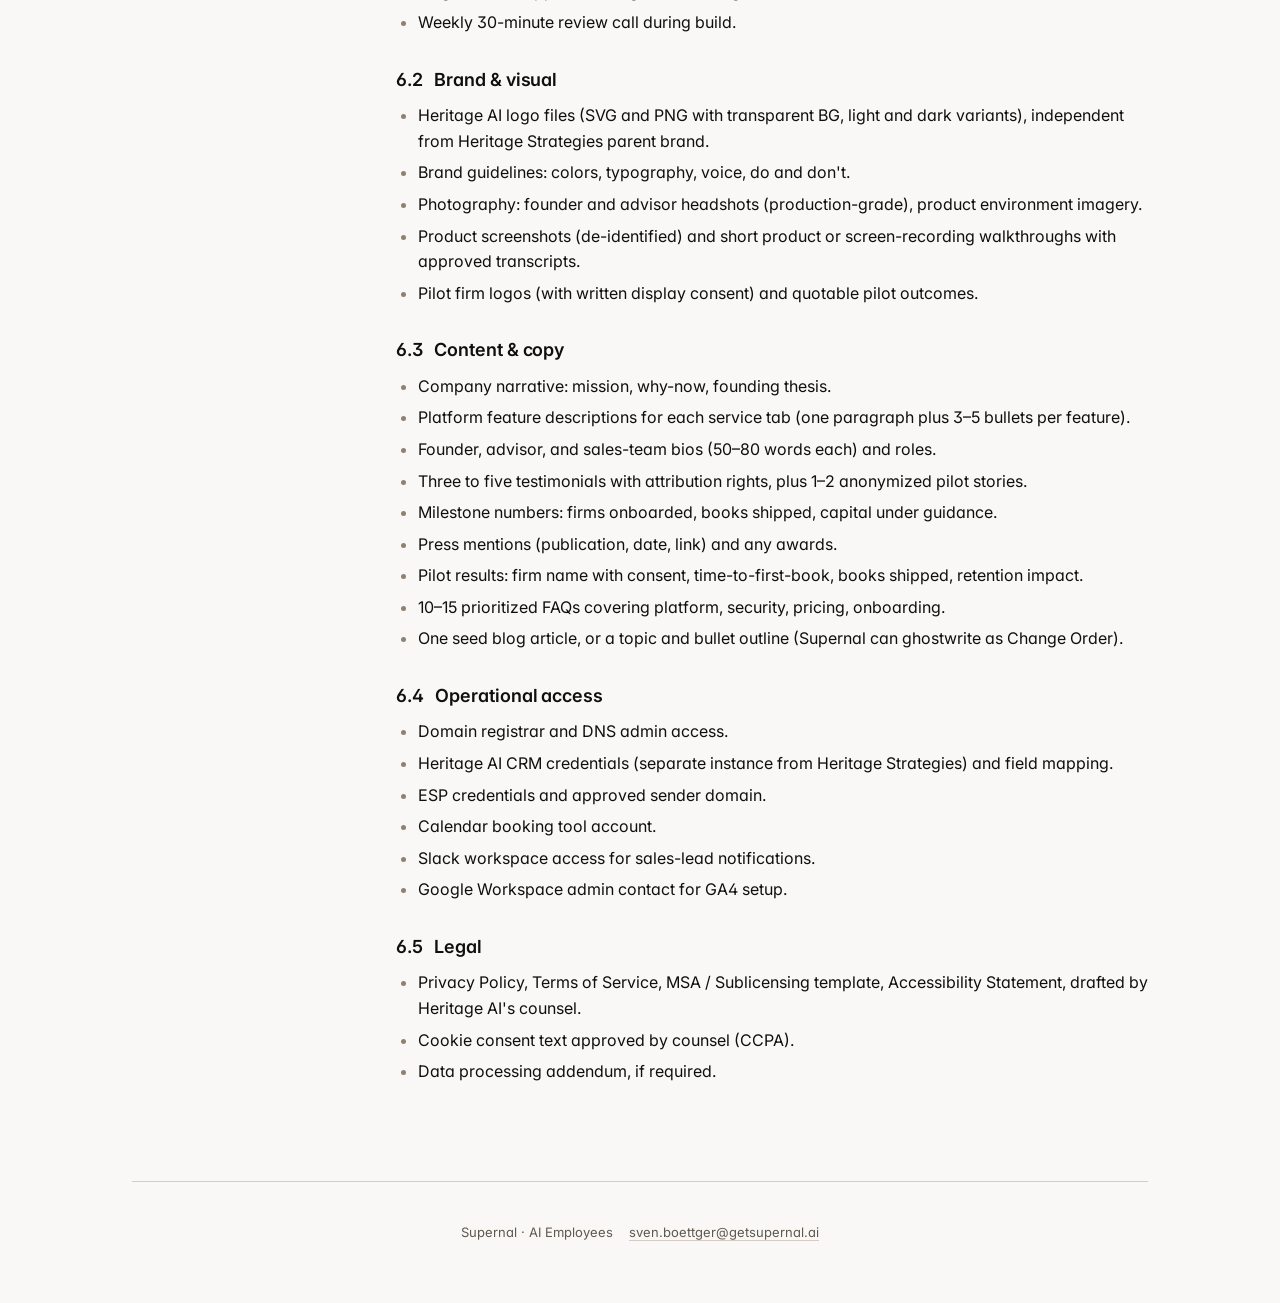
<file: heritage-ai/index.html>
<!DOCTYPE html>
<html lang="en">
<head>
<meta charset="utf-8">
<meta name="viewport" content="width=device-width,initial-scale=1">
<title>Heritage AI · Front-End Website · Supernal SOW</title>
<meta name="description" content="Statement of Work for the Heritage AI vertical-SaaS launch website.">
<link rel="stylesheet" href="../styles.css">
</head>
<body>

<div class="container">
  <header class="masthead">
    <a class="brand" href="../" aria-label="Supernal"><img src="../assets/supernal-logo.svg" alt="Supernal"></a>
    <div class="meta">
      <span>Statement of Work for Heritage AI</span>
    </div>
  </header>

  <a class="back-link" href="../"><span class="arrow">&larr;</span> All proposals</a>

  <section class="hero">
    <p class="kicker">For Heritage AI</p>
    <h1>Front-End Website</h1>
    <p class="lede">Launch the market-facing site that commercializes the Heritage Book methodology as a multi-tenant platform, builds authority among estate planning firms, RIAs, and wealth advisors, and channels qualified firms into Heritage AI's pilot and licensing pipeline.</p>
  </section>
</div>

<div class="container">

  <section class="block">
    <div class="section-grid">
      <p class="section-label">01 / Overview</p>
      <div class="section-body">
        <h2>The brief</h2>
        <p>Heritage AI will launch its market-facing website to commercialize the Heritage Book methodology as a multi-tenant platform, build authority among estate planning firms, RIAs, and wealth advisors, and channel qualified firms into Heritage AI's pilot and licensing pipeline.</p>
        <p>The site will mirror the editorial sophistication of contemporary vertical-SaaS launches and inherit proven architectural patterns.</p>
      </div>
    </div>
  </section>

  <section class="block">
    <div class="section-grid">
      <p class="section-label">02 / Objectives</p>
      <div class="section-body">
        <h2>What success looks like</h2>
        <ul>
          <li>Establish a vertical-SaaS presence that signals enterprise-readiness to estate planners, RIAs, and BDs.</li>
          <li>Convert qualified firms into platform demos and pilot sign-ups.</li>
          <li>Communicate the multi-tenant Heritage Book platform through structured sub-pages and product video.</li>
          <li>Provide a content engine (blog, insights, resources) the Webmaster Agent can fill ongoing.</li>
          <li>Capture qualifying firm data (firm name, role, advisor count, AUM) into Heritage AI's CRM in real time.</li>
        </ul>
      </div>
    </div>
  </section>

  <section class="block">
    <div class="section-grid">
      <p class="section-label">03 / Scope</p>
      <div class="section-body">
        <h2>Scope of work</h2>

        <h3>3.1 &nbsp; Foundation &amp; design system</h3>
        <ul>
          <li>Application of Heritage AI corporate identity: colors, typography, motion, imagery.</li>
          <li>Component library and accessibility pass (WCAG 2.1 AA).</li>
          <li>Responsive breakpoints across mobile, tablet, desktop, ultrawide.</li>
          <li>SEO-ready meta architecture, OpenGraph, schema.org markup.</li>
        </ul>

        <h3>3.2 &nbsp; Core pages</h3>
        <div class="scope-grid">
          <div class="card scope-card">
            <h3>Home</h3>
            <ul>
              <li>Hero and platform value prop</li>
              <li>Partner firm logos, pilot stats</li>
              <li>Testimonials, demo CTA</li>
              <li>Newsletter signup, cookies</li>
            </ul>
          </div>
          <div class="card scope-card">
            <h3>Platform</h3>
            <ul>
              <li>Methodology productized</li>
              <li>Vault, evaluations, multi-tenancy</li>
              <li>Integrations preview</li>
              <li>FAQ, demo CTA</li>
            </ul>
          </div>
          <div class="card scope-card">
            <h3>About</h3>
            <ul>
              <li>Story, founders, advisors</li>
              <li>Mission, board, milestones</li>
            </ul>
          </div>
          <div class="card scope-card">
            <h3>Pricing</h3>
            <ul>
              <li>Tiered firm licensing</li>
              <li>Per-tier inclusions</li>
              <li>FAQ, contact-for-volume CTA</li>
            </ul>
          </div>
          <div class="card scope-card">
            <h3>Pilot Programme</h3>
            <ul>
              <li>Ridgeback outcomes</li>
              <li>Time-to-first-book, conversion lift</li>
              <li>Application form</li>
            </ul>
          </div>
          <div class="card scope-card">
            <h3>Resources</h3>
            <ul>
              <li>Blog index, whitepapers</li>
              <li>Case studies</li>
              <li>Filled by Webmaster AI Employee</li>
            </ul>
          </div>
          <div class="card scope-card">
            <h3>Book a Demo</h3>
            <ul>
              <li>Qualifying lead form: firm name, role, advisor count, AUM</li>
              <li>Calendar embed</li>
            </ul>
          </div>
        </div>

        <h3>3.3 &nbsp; SEO, GEO, analytics, performance</h3>
        <ul>
          <li>Clean on-page SEO so Google surfaces Heritage AI for the right queries.</li>
          <li>GEO-ready so AI search cites Heritage AI as a source.</li>
          <li>Conversion tracking with every demo request, form, and download counted.</li>
          <li>Fast loads, stable layout, low input lag.</li>
          <li>US-compliant cookie consent banner.</li>
        </ul>

        <h3>3.4 &nbsp; Editorial CMS</h3>
        <ul>
          <li>Lightweight <code>/admin</code> for the Heritage AI team to manage blog posts, pricing tiers, pilot results, and team members without engineering involvement.</li>
        </ul>

        <h3>3.5 &nbsp; Launch &amp; monitoring</h3>
        <ul>
          <li>Domain and DNS migration.</li>
          <li>Pre-launch QA across browsers and devices.</li>
          <li>Production deployment and post-launch monitoring.</li>
        </ul>
      </div>
    </div>
  </section>

  <section class="block">
    <div class="section-grid">
      <p class="section-label">04 / Out of scope</p>
      <div class="section-body">
        <h2>Out of scope &amp; related SOWs</h2>
        <div class="table-wrap">
          <table>
            <thead>
              <tr><th>Item</th><th>Where it lives</th></tr>
            </thead>
            <tbody>
              <tr><td class="col-item">Monthly blog and article writing, newsletter, social posts</td><td class="col-meta">Webmaster Agent SOW (separate)</td></tr>
              <tr><td class="col-item">Video production and shoot day</td><td class="col-meta">Heritage Video Production SOW</td></tr>
            </tbody>
          </table>
        </div>
      </div>
    </div>
  </section>

  <section class="block">
    <div class="section-grid">
      <p class="section-label">05 / Timeline</p>
      <div class="section-body">
        <h2>Six weeks to launch</h2>
        <div class="table-wrap">
          <table>
            <thead>
              <tr><th>Phase</th><th>Duration</th><th>Outcome</th></tr>
            </thead>
            <tbody>
              <tr>
                <td class="col-phase">Discovery &amp; brand workshop</td>
                <td class="col-meta">Week 0&ndash;1</td>
                <td>CI applied; sitemap and content matrix locked.</td>
              </tr>
              <tr>
                <td class="col-phase">Design (Home + 1 Platform Page)</td>
                <td class="col-meta">Week 1&ndash;2</td>
                <td>Approved hi-fi designs; design system extended.</td>
              </tr>
              <tr>
                <td class="col-phase">Build: top pages</td>
                <td class="col-meta">Week 2&ndash;3</td>
                <td>Home, Platform, About, Pricing live in staging.</td>
              </tr>
              <tr>
                <td class="col-phase">Build: remaining pages + CMS</td>
                <td class="col-meta">Week 3&ndash;4</td>
                <td>Pilot, Resources, Book a Demo, /admin live in staging.</td>
              </tr>
              <tr>
                <td class="col-phase">QA, SEO, performance</td>
                <td class="col-meta">Week 4&ndash;5</td>
                <td>Pass on accessibility, search visibility, Core Web Vitals.</td>
              </tr>
              <tr>
                <td class="col-phase">Launch + monitoring</td>
                <td class="col-meta">Week 5&ndash;6</td>
                <td>Production go-live and post-launch monitoring.</td>
              </tr>
            </tbody>
          </table>
        </div>
      </div>
    </div>
  </section>

  <section class="block">
    <div class="section-grid">
      <p class="section-label">06 / Required inputs</p>
      <div class="section-body">
        <h2>What Heritage AI provides in week 0&ndash;1</h2>
        <p>For Supernal to start at full velocity, Heritage AI provides the following in week 0&ndash;1. Any delay extends the timeline day-for-day. Several items may already exist within Supernal's stack from prior Heritage work. We will inventory what is reusable in week 0 and only ask Heritage AI to provide the gaps.</p>

        <h3>6.1 &nbsp; Engagement &amp; approvals</h3>
        <ul>
          <li>Single named approver to sign off on design and content.</li>
          <li>Weekly 30-minute review call during build.</li>
        </ul>

        <h3>6.2 &nbsp; Brand &amp; visual</h3>
        <ul>
          <li>Heritage AI logo files (SVG and PNG with transparent BG, light and dark variants), independent from Heritage Strategies parent brand.</li>
          <li>Brand guidelines: colors, typography, voice, do and don't.</li>
          <li>Photography: founder and advisor headshots (production-grade), product environment imagery.</li>
          <li>Product screenshots (de-identified) and short product or screen-recording walkthroughs with approved transcripts.</li>
          <li>Pilot firm logos (with written display consent) and quotable pilot outcomes.</li>
        </ul>

        <h3>6.3 &nbsp; Content &amp; copy</h3>
        <ul>
          <li>Company narrative: mission, why-now, founding thesis.</li>
          <li>Platform feature descriptions for each service tab (one paragraph plus 3&ndash;5 bullets per feature).</li>
          <li>Founder, advisor, and sales-team bios (50&ndash;80 words each) and roles.</li>
          <li>Three to five testimonials with attribution rights, plus 1&ndash;2 anonymized pilot stories.</li>
          <li>Milestone numbers: firms onboarded, books shipped, capital under guidance.</li>
          <li>Press mentions (publication, date, link) and any awards.</li>
          <li>Pilot results: firm name with consent, time-to-first-book, books shipped, retention impact.</li>
          <li>10&ndash;15 prioritized FAQs covering platform, security, pricing, onboarding.</li>
          <li>One seed blog article, or a topic and bullet outline (Supernal can ghostwrite as Change Order).</li>
        </ul>

        <h3>6.4 &nbsp; Operational access</h3>
        <ul>
          <li>Domain registrar and DNS admin access.</li>
          <li>Heritage AI CRM credentials (separate instance from Heritage Strategies) and field mapping.</li>
          <li>ESP credentials and approved sender domain.</li>
          <li>Calendar booking tool account.</li>
          <li>Slack workspace access for sales-lead notifications.</li>
          <li>Google Workspace admin contact for GA4 setup.</li>
        </ul>

        <h3>6.5 &nbsp; Legal</h3>
        <ul>
          <li>Privacy Policy, Terms of Service, MSA / Sublicensing template, Accessibility Statement, drafted by Heritage AI's counsel.</li>
          <li>Cookie consent text approved by counsel (CCPA).</li>
          <li>Data processing addendum, if required.</li>
        </ul>
      </div>
    </div>
  </section>

  <footer class="colophon">
    <span>Supernal &middot; AI Employees</span>
    <span><a href="mailto:sven.boettger@getsupernal.ai">sven.boettger@getsupernal.ai</a></span>
  </footer>

</div>

</body>
</html>
</file>
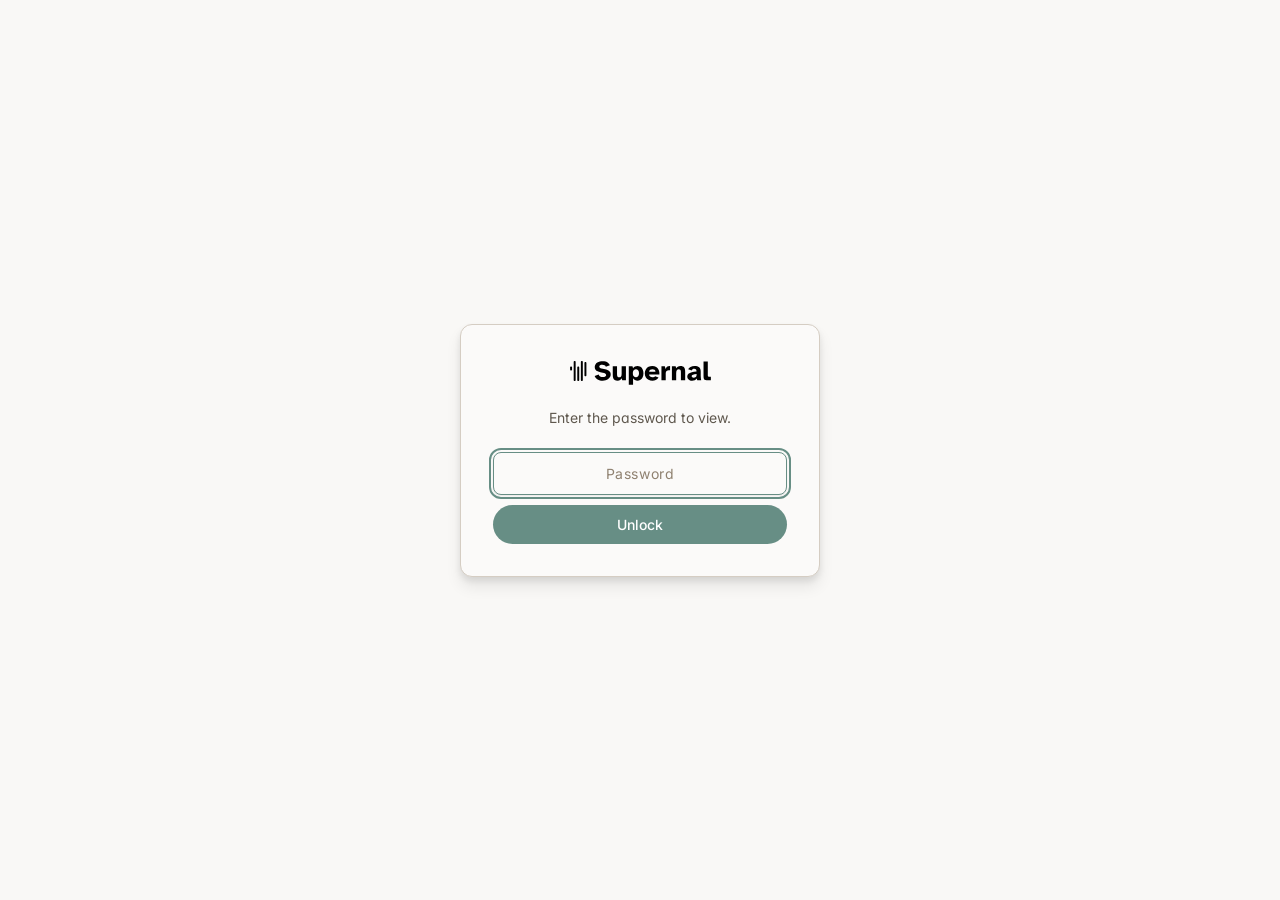
<file: heritage-private-cloud/index.html>
<!DOCTYPE html>
<html lang="en">
<head>
<script>(function(){try{if(localStorage.getItem("supernal_heritage_unlocked")==="1"){document.documentElement.classList.add("unlocked");}else{document.documentElement.classList.add("locked");}}catch(e){document.documentElement.classList.add("locked");}})();</script>
<meta charset="utf-8">
<meta name="viewport" content="width=device-width,initial-scale=1">
<title>Heritage · Dedicated Private Cloud · Supernal SOW</title>
<meta name="description" content="Statement of Work for the Dedicated Private Cloud: Heritage's own isolated Google Cloud project, the same frontier models served privately under a Google BAA.">
<link rel="icon" type="image/png" href="../assets/favicon.png">
<link rel="stylesheet" href="../styles.css">
</head>
<body>
<div class="proposal-gate" id="proposal-gate" role="dialog" aria-modal="true" aria-labelledby="proposal-gate-title">
  <div class="proposal-gate-card">
    <div class="proposal-gate-logo" role="img" aria-label="Supernal"></div>
    <h1 id="proposal-gate-title" class="visually-hidden">Heritage proposals</h1>
    <p class="proposal-gate-subtitle">Enter the password to view.</p>
    <form id="proposal-gate-form" class="proposal-gate-form" autocomplete="off">
      <label for="proposal-gate-input" class="visually-hidden">Password</label>
      <input type="password" id="proposal-gate-input" placeholder="Password" autocomplete="off" required>
      <button type="submit" class="proposal-gate-button">Unlock</button>
    </form>
    <p id="proposal-gate-error" class="proposal-gate-error" hidden>Incorrect password.</p>
  </div>
</div>

<div class="container">
  <header class="masthead">
    <a class="brand" href="../" aria-label="Supernal"><img src="../assets/supernal-logo.svg" alt="Supernal"></a>
    <div class="meta">
      <span>Statement of Work for Heritage</span>
    </div>
  </header>

  <a class="back-link" href="../"><span class="arrow">&larr;</span> All proposals</a>

  <section class="hero">
    <p class="kicker">Secure Operations</p>
    <h1>Dedicated Private Cloud</h1>
    <p class="lede">Heritage's own isolated Google Cloud project, with the same frontier models served privately through Vertex AI under a Google BAA. Same models, same accuracy, full isolation. Operated as a managed service.</p>
  </section>
</div>

<div class="container">

  <section class="block">
    <div class="section-grid">
      <p class="section-label">01 / Overview</p>
      <div class="section-body">
        <h2>The brief</h2>
        <p>Heritage data already runs in a Supernal-controlled cloud, on frontier models that never train on it. The dedicated private cloud moves Heritage into its own isolated Google Cloud project, with the same frontier models served privately through Vertex AI under a Google BAA. The models and accuracy do not change, only the isolation does.</p>
        <p>Supernal provisions, runs, and maintains the environment as a managed service. Heritage gets a dedicated store, its own audit logs, and nothing shared with another client, with no change to the day-to-day experience for the team.</p>
      </div>
    </div>
  </section>

  <section class="block">
    <div class="section-grid">
      <p class="section-label">02 / What changes</p>
      <div class="section-body">
        <h2>Today and the dedicated private cloud</h2>
        <div class="table-wrap">
          <table>
            <thead>
              <tr><th></th><th>Today</th><th class="col-highlight">Dedicated Private Cloud</th></tr>
            </thead>
            <tbody>
              <tr><td class="col-item">Environment</td><td class="col-meta">Shared Supernal project on Google Cloud</td><td>Isolated GCP project, Heritage only</td></tr>
              <tr><td class="col-item">Compute &amp; network</td><td class="col-meta">Shared with other Supernal clients</td><td>Dedicated, nothing shared</td></tr>
              <tr><td class="col-item">Models &amp; accuracy</td><td class="col-meta">Frontier models on Vertex AI</td><td>Same models, same accuracy</td></tr>
              <tr><td class="col-item">Data &amp; training</td><td class="col-meta">Processed in full, never trained on</td><td>Under a Google BAA, not retained by the provider</td></tr>
              <tr><td class="col-item">Storage &amp; audit</td><td class="col-meta">Shared store, RBAC, SOC 2 Type II</td><td>Dedicated Heritage Vault, own audit logs</td></tr>
            </tbody>
          </table>
        </div>
      </div>
    </div>
  </section>

  <section class="block">
    <div class="section-grid">
      <p class="section-label">03 / The ladder</p>
      <div class="section-body">
        <h2>Five stages of isolation</h2>
        <p>Each stage adds isolation without changing the models Heritage uses. Heritage is at Stage 3 today. The dedicated private cloud is Stage 4, the recommended step for a platform serving partner firms and their clients.</p>
        <div class="stage-ladder">
          <div class="stage-step">
            <p class="stage-step-label">Stage 1</p>
            <h3>Public tools</h3>
            <p>Retail ChatGPT, which trains on uploads.</p>
          </div>
          <div class="stage-step">
            <p class="stage-step-label">Stage 2</p>
            <h3>Team plans</h3>
            <p>Paid plans with training off, still shared.</p>
          </div>
          <div class="stage-step stage-step--today">
            <span class="stage-badge">Today</span>
            <p class="stage-step-label">Stage 3</p>
            <h3>Shared cloud</h3>
            <p>Isolated space in Supernal's shared cloud.</p>
          </div>
          <div class="stage-step stage-step--recommended">
            <span class="stage-badge stage-badge--rec">Recommended</span>
            <p class="stage-step-label">Stage 4</p>
            <h3>Private cloud</h3>
            <p>Your own isolated Google Cloud project.</p>
          </div>
          <div class="stage-step">
            <p class="stage-step-label">Stage 5</p>
            <h3>Private model</h3>
            <p>Own model trained only on your data.</p>
          </div>
        </div>
      </div>
    </div>
  </section>

  <section class="block">
    <div class="section-grid">
      <p class="section-label">04 / Scope</p>
      <div class="section-body">
        <h2>What the build covers</h2>
        <ul>
          <li>A dedicated, isolated Google Cloud project for Heritage, with no compute, network, or storage shared with any other client.</li>
          <li>The same frontier models served privately through Vertex AI, under a Google BAA, with data processed but not retained by the provider.</li>
          <li>Migration of the Heritage workloads and the Heritage Vault into the dedicated project, with no change to models or accuracy.</li>
          <li>A dedicated store with role-based access control and Heritage's own audit logs.</li>
          <li>Operated as a managed service: Supernal provisions, monitors, patches, and maintains the environment.</li>
        </ul>
      </div>
    </div>
  </section>

  <section class="block">
    <div class="section-grid">
      <p class="section-label">05 / Timeline</p>
      <div class="section-body">
        <h2>Provisioned over the build window</h2>
        <div class="table-wrap">
          <table>
            <thead>
              <tr><th>Phase</th><th>Duration</th><th>Outcome</th></tr>
            </thead>
            <tbody>
              <tr><td class="col-phase">Provision and migrate</td><td class="col-meta">Around Aug to Sep 2026</td><td>Isolated GCP project stood up, frontier models served privately through Vertex AI under a Google BAA, Heritage workloads and Vault migrated, dedicated audit logs live.</td></tr>
              <tr><td class="col-phase">Managed service</td><td class="col-meta">Ongoing</td><td>Supernal monitors, patches, and maintains the environment. Models and accuracy unchanged, only the isolation does.</td></tr>
            </tbody>
          </table>
        </div>
      </div>
    </div>
  </section>

  <section class="block">
    <div class="section-grid">
      <p class="section-label">Investment</p>
      <div class="section-body">
        <h2>Pricing</h2>
        <div class="pricing-card">
          <p class="pricing-amount">$7,790.42 <span class="pricing-amount-meta">/ month</span></p>
        </div>
      </div>
    </div>
  </section>

  <footer class="colophon">
    <span>Supernal AI</span>
  </footer>

</div>

<script src="../app.js" defer></script>

</body>
</html>
</file>
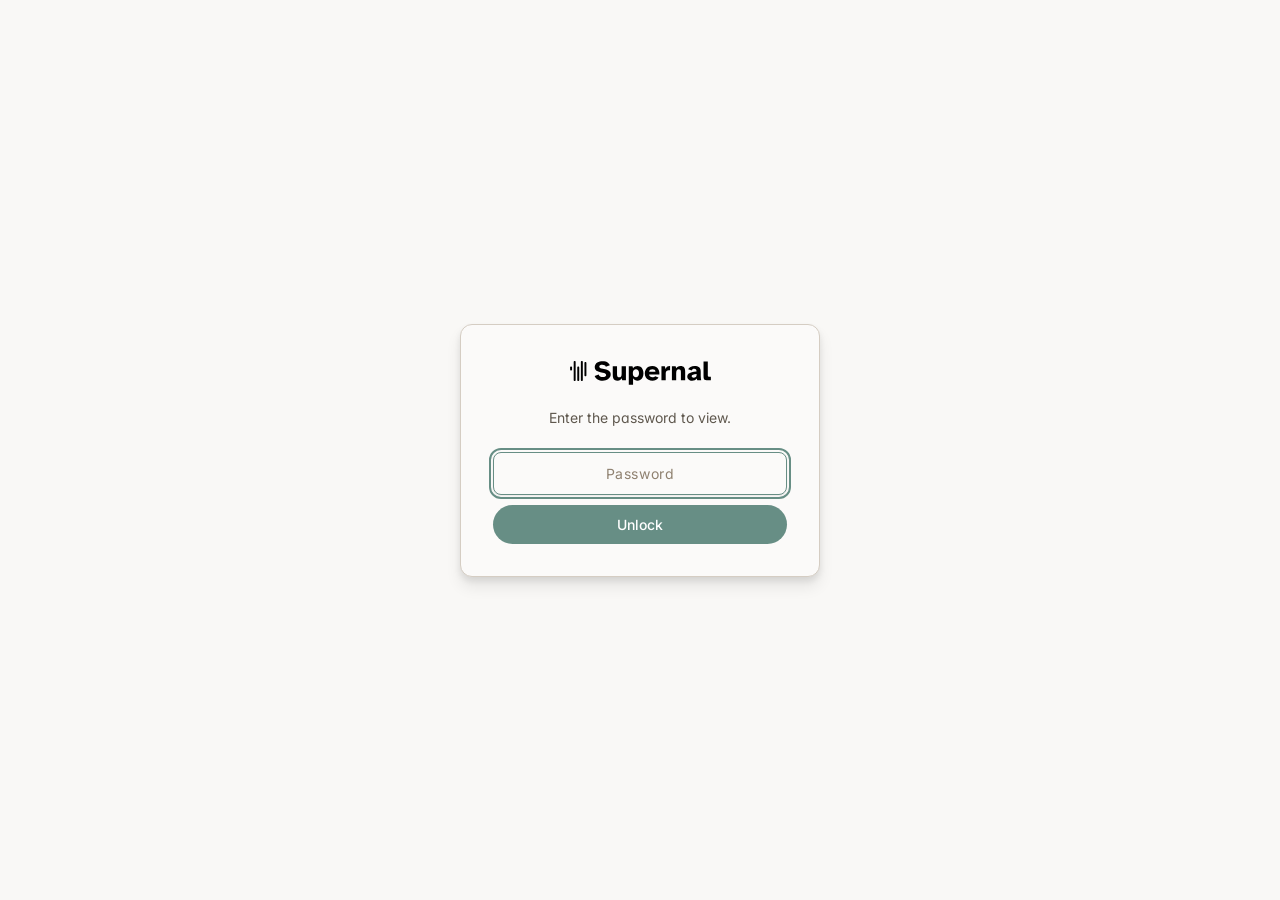
<file: heritage-strategies-crm/index.html>
<!DOCTYPE html>
<html lang="en">
<head>
<script>(function(){try{if(localStorage.getItem("supernal_heritage_unlocked")==="1"){document.documentElement.classList.add("unlocked");}else{document.documentElement.classList.add("locked");}}catch(e){document.documentElement.classList.add("locked");}})();</script>
<meta charset="utf-8">
<meta name="viewport" content="width=device-width,initial-scale=1">
<title>Heritage Strategies · CRM AI Employee · Supernal SOW</title>
<meta name="description" content="Statement of Work for the CRM AI Employee, Heritage's CRM and the foundation for scaling sales, from new lead to won across the full client lifecycle.">
<link rel="icon" type="image/png" href="../assets/favicon.png">
<link rel="stylesheet" href="../styles.css">
</head>
<body>
<div class="proposal-gate" id="proposal-gate" role="dialog" aria-modal="true" aria-labelledby="proposal-gate-title">
  <div class="proposal-gate-card">
    <div class="proposal-gate-logo" role="img" aria-label="Supernal"></div>
    <h1 id="proposal-gate-title" class="visually-hidden">Heritage proposals</h1>
    <p class="proposal-gate-subtitle">Enter the password to view.</p>
    <form id="proposal-gate-form" class="proposal-gate-form" autocomplete="off">
      <label for="proposal-gate-input" class="visually-hidden">Password</label>
      <input type="password" id="proposal-gate-input" placeholder="Password" autocomplete="off" required>
      <button type="submit" class="proposal-gate-button">Unlock</button>
    </form>
    <p id="proposal-gate-error" class="proposal-gate-error" hidden>Incorrect password.</p>
  </div>
</div>

<div class="container">
  <header class="masthead">
    <a class="brand" href="../" aria-label="Supernal"><img src="../assets/supernal-logo.svg" alt="Supernal"></a>
    <div class="meta">
      <span>Statement of Work for Heritage Strategies</span>
    </div>
  </header>

  <a class="back-link" href="../"><span class="arrow">&larr;</span> All proposals</a>

  <div class="hero-grid">
    <section class="hero">
      <p class="kicker">CRM AI Employee</p>
      <h1>Hank</h1>
      <p class="lede">Hank is Heritage's CRM and the foundation for scaling sales. Every prospect lives in one pipeline, tagged by acquisition channel, with last activity, stage, and the next step in view. The same record then carries each client across the full lifecycle, from won through onboarding, active engagement, and renewal. Hank and <a href="../heritage-strategies-foreman/">Foreman</a> are two surfaces on the same platform: clients, tasks, meetings, and documents are modeled once in a shared data layer and used by both.</p>
    </section>

    <aside class="jd-aside">
      <button class="jd-button" type="button" data-jd-open="jd-modal">
        <span class="jd-button-title">Job Description</span>
        <span class="jd-button-foot">
          <span>Four outcomes you can expect</span>
          <span class="jd-button-arrow">&rarr;</span>
        </span>
      </button>
    </aside>
  </div>
</div>

<div class="container">

  <section class="block">
    <div class="section-grid">
      <p class="section-label">01 / Overview</p>
      <div class="section-body">
        <h2>The brief</h2>
        <p>The Heritage AI SaaS model needs a repeatable, scalable sales motion, and a CRM is the foundation it runs on. Hank captures every prospect from first touch, tagged by acquisition channel and owner, then moves it through one pipeline from new lead to won, with last activity, stage, and next step always in view and follow-up drafts ready when a deal goes quiet. The same record then carries each client through onboarding, renewal, and expansion, so Hank covers the full lifecycle, not only the win, with one record per client holding every document, email, call, meeting, and task.</p>
        <p>Hank and <a href="../heritage-strategies-foreman/">Foreman</a> share one task and data layer: Foreman runs internal coordination, Hank owns client-level context, and the team toggles between them with one switch. Heritage owns the pipeline and approves every outbound message before it leaves the platform.</p>
      </div>
    </div>
  </section>

  <section class="block">
    <div class="section-grid">
      <p class="section-label">02 / Objectives</p>
      <div class="section-body">
        <h2>What success looks like</h2>
        <ul>
          <li>One pipeline for every prospect and client, from new lead to won, tagged by acquisition channel and owner.</li>
          <li>One client record per prospect and client. Documents (read from SharePoint), emails, calls, meetings, and tasks all surface in one place.</li>
          <li>A clear stage, last activity date, and next step per record, with a green-amber-red health score visible at a glance.</li>
          <li>A happy-path checklist tied to each stage. Hank tells the team what should happen next without anyone asking, and flags deals going quiet with a follow-up draft ready.</li>
          <li>Opportunities carry expected revenue and a next step. Outbound, response, and follow up drafts generated by Hank in Heritage voice, approved by a human before sending. No autonomous outreach.</li>
          <li>The same record follows each client through onboarding, renewal, and expansion, so Hank covers the full lifecycle, not only the win.</li>
          <li>Direct collaboration with <a href="../heritage-strategies-foreman/">Foreman</a>: shared task layer, shared data layer, one switch between the two.</li>
        </ul>
      </div>
    </div>
  </section>

  <section class="block">
    <div class="section-grid">
      <p class="section-label">03 / Scope</p>
      <div class="section-body">
        <h2>Scope of work</h2>

        <div class="phase-group">
          <p class="phase-label">Stage 1 &middot; Months 1 to 2</p>
          <h3>One pipeline and one client record</h3>
          <p class="phase-job">Every prospect is captured the moment it arrives, tagged by acquisition channel and owner, and lands in one pipeline from new lead to won. Every document, email, call, meeting, and task attaches to its record.</p>
          <ul>
            <li>One pipeline for every prospect and client, from new lead to won. Each record is tagged by acquisition channel (referral, website, partner firm, event, other) and owner.</li>
            <li>One record per prospect and client. Holds all linked documents, emails, calls, meetings, and tasks.</li>
            <li>Inbound capture from Heritage Strategies and Heritage AI website forms creates a Prospect record with source and owner.</li>
            <li>Automatic email logging through Outlook integration. Emails to or from a tracked stakeholder land on the client record.</li>
            <li>Documents surface on the client record via SharePoint integration: scopes of work, meeting letters, supporting files. Documents stay in SharePoint; Hank reads them where they live.</li>
            <li>Stakeholder map per client (principals, spouse, attorneys, accountants, partner advisors) populated from logged emails and meeting letters.</li>
            <li>Customer type tag per record (e.g. HNW family, partner-firm client, board, other) for filtered views and routing.</li>
            <li>Conversational lookup by chat or voice for client-level questions with sourced answers.</li>
          </ul>
        </div>

        <div class="phase-group">
          <p class="phase-label">Stage 2 &middot; Months 3 to 4</p>
          <h3>Pipeline stages, follow-up cadence, and opportunities</h3>
          <p class="phase-job">Each client moves through pipeline stages with a happy-path checklist Hank advances. Hank flags deals going quiet and drafts the follow-up, and a green, amber, red health score gives the team an at-a-glance read.</p>
          <ul>
            <li>Each client carries a pipeline stage. Heritage defines the stages (e.g. New Lead, Engaged, Qualified, Active Client, Churned). Hank tracks where each client sits and the next step.</li>
            <li>Follow-up cadence: Hank flags any deal or client going quiet against its stage and drafts the next outreach so nothing slips.</li>
            <li>Happy-path checklist per stage. Tasks auto-instantiate when a client enters a stage and land in the shared <a href="../heritage-strategies-foreman/">Foreman</a> task layer with named owner and due date.</li>
            <li>Account health per client (On Track, At Risk, Critical) with a plain-language reason: days in stage, overdue items, meeting cadence.</li>
            <li>Morning client digest: who moved stages, who is at risk, what to look at today.</li>
            <li>Opportunity object on the client record: name, type (insurance, investment, expansion, other), expected revenue, status, owner, due date. Hank surfaces open opportunities in the morning client digest.</li>
            <li>Pre-meeting prep summary delivered before the meeting: last interactions, open obligations, current scope of work, recent vault changes.</li>
          </ul>
        </div>

        <div class="phase-group">
          <p class="phase-label">Stage 3 &middot; Months 5 to 6</p>
          <h3>Outbound drafts, account management, and connectors</h3>
          <p class="phase-job">Outbound, response, and follow up drafts generated by Hank when something needs to go out. The same record carries each client through onboarding, renewal, and expansion. Heritage AI app linkage and the <a href="../heritage-strategies-foreman/">Foreman</a> environment switcher live.</p>
          <ul>
            <li>Outbound, response, and follow up drafts generated by Hank in Heritage voice when something needs to go out. Heritage employees approve before sending.</li>
            <li>Account management across the lifecycle: the won record continues through onboarding, active engagement, renewal, and expansion, with stage-based tasks at each step.</li>
            <li>Heritage AI app linkage: book production status visible on the client record. Document inventory linked to tasks.</li>
            <li>Environment switcher between Hank and <a href="../heritage-strategies-foreman/">Foreman</a> (and <a href="../heritage-ai-helpdesk/">Celeste</a> when live). Single sign-on. Shared data layer for Tasks, Meetings, Documents, and Stakeholders modeled once.</li>
            <li>Additional connectors available after alignment with Heritage.</li>
          </ul>
        </div>
      </div>
    </div>
  </section>

  <section class="block">
    <div class="section-grid">
      <p class="section-label">04 / Out of scope</p>
      <div class="section-body">
        <h2>Out of scope</h2>
        <div class="table-wrap">
          <table>
            <thead>
              <tr><th>Item</th><th>Status</th></tr>
            </thead>
            <tbody>
              <tr><td class="col-item">Autonomous outreach (cold outbound, AI SDR)</td><td class="col-meta">Not in scope</td></tr>
              <tr><td class="col-item">Sales forecasting, pipeline analytics, and quota dashboards</td><td class="col-meta">Not in scope</td></tr>
              <tr><td class="col-item">Self-serve schema editor and custom object builder</td><td class="col-meta">Not in scope</td></tr>
              <tr><td class="col-item">Document storage (client folders and files stay in SharePoint; Hank auto-creates and links folders to the client record but does not replace the file system)</td><td class="col-meta">Not in scope</td></tr>
            </tbody>
          </table>
        </div>
      </div>
    </div>
  </section>

  <section class="block">
    <div class="section-grid">
      <p class="section-label">05 / Timeline</p>
      <div class="section-body">
        <h2>Six months across three stages</h2>
        <div class="table-wrap">
          <table>
            <thead>
              <tr><th>Phase</th><th>Duration</th><th>Outcome</th></tr>
            </thead>
            <tbody>
              <tr><td class="col-phase">Stage 1: One pipeline and one client record</td><td class="col-meta">Months 1 to 2</td><td>One pipeline from new lead to won, every prospect tagged by acquisition channel and owner. One record per prospect and client live, with documents, emails, calls, meetings, and tasks attached. Inbound capture running. Conversational lookup answering client-level questions.</td></tr>
              <tr><td class="col-phase">Stage 2: Pipeline stages, follow-up, opportunities</td><td class="col-meta">Months 3 to 4</td><td>Each client moves through pipeline stages with a happy-path checklist and green-amber-red health score. Hank flags deals going quiet and drafts the follow-up. Tasks land in Foreman on stage entry. Morning client digest and pre-meeting prep summary running.</td></tr>
              <tr><td class="col-phase">Stage 3: Drafts and connectors</td><td class="col-meta">Months 5 to 6</td><td>Outbound, response, and follow up drafts generated by Hank in Heritage voice, approved in under five minutes. Heritage AI app linkage live. Environment switcher with Foreman live.</td></tr>
            </tbody>
          </table>
        </div>
      </div>
    </div>
  </section>

  <section class="block">
    <div class="section-grid">
      <p class="section-label">06 / Required inputs</p>
      <div class="section-body">
        <h2>What Heritage provides</h2>
        <p>Inputs are grouped by stage. Stage 1 inputs are required for launch. Stage 2 and Stage 3 inputs are required by the start of those stages. Approval delays extend cadence day for day. Supernal inventories what is reusable upfront and only asks Heritage to fill the gaps.</p>

        <h3>6.1 &nbsp; Engagement and approvals</h3>
        <ul>
          <li>Single named approver for client stages, happy paths, and outbound voice.</li>
          <li>Weekly 30-minute review call during build.</li>
        </ul>

        <h3>6.2 &nbsp; Stage 1 inputs</h3>
        <ul>
          <li>Active prospect and client list with current owner and last interaction.</li>
          <li>Stakeholder taxonomy (examples: principal, spouse, attorney, accountant, partner advisor, other).</li>
          <li>Heritage Strategies and Heritage AI website form endpoints.</li>
          <li>Outlook and email read access for auto-logging. Microsoft 365 single sign-on.</li>
          <li>SharePoint read access to client folders so Hank can surface scopes of work, meeting letters, and supporting files on each client record.</li>
        </ul>

        <h3>6.3 &nbsp; Stage 2 inputs</h3>
        <ul>
          <li>Heritage's client stages with entry and exit criteria per stage.</li>
          <li>Happy-path checklist per stage: the tasks the team typically does on a client at that stage.</li>
          <li>Definition of On Track, At Risk, and Critical for the health score (signals and thresholds).</li>
        </ul>

        <h3>6.4 &nbsp; Stage 3 inputs</h3>
        <ul>
          <li>5 to 10 examples of existing Heritage outbound copy.</li>
          <li>Style guide: tone, do and don't, banned phrases. Locked before drafts go live.</li>
          <li>Heritage AI app read-only access for book status and document inventory.</li>
        </ul>
      </div>
    </div>
  </section>

  <section class="block">
    <div class="section-grid">
      <p class="section-label">Investment</p>
      <div class="section-body">
        <h2>Pricing</h2>
        <div class="pricing-card">
          <p class="pricing-amount">$5,000 <span class="pricing-amount-meta">/ month</span></p>
        </div>
      </div>
    </div>
  </section>

  <footer class="colophon">
    <span>Supernal AI</span>
  </footer>

</div>

<div class="jd-modal" id="jd-modal" role="dialog" aria-modal="true" aria-hidden="true" aria-labelledby="jd-modal-title">
  <div class="jd-modal-backdrop" data-jd-close></div>
  <div class="jd-modal-content">
    <button class="jd-modal-close" type="button" aria-label="Close" data-jd-close>&times;</button>
    <h2 id="jd-modal-title">Hank &middot; Job Description</h2>
    <p class="jd-modal-subtitle">Four outcomes from Hank.</p>
    <ol class="jd-modal-list">
      <li>
        <span class="action">Every prospect lands in one pipeline the moment it arrives, tagged by how it came in and who owns it. New lead to won, in one view. No more digging through SharePoint, Excel, and Outlook.</span>
        <span class="when">Available around Aug 2026</span>
      </li>
      <li>
        <span class="action">Each client carries a stage, last activity, and next step, plus a green, amber, or red health score. Read it in seconds.</span>
        <span class="when">Available around Oct 2026</span>
      </li>
      <li>
        <span class="action">Hank flags deals going quiet and drafts the follow-up. The protocol is encoded, not memorized, and tasks land in Foreman with an owner and a due date.</span>
        <span class="when">Available around Oct 2026</span>
      </li>
      <li>
        <span class="action">Outbound, response, and follow up drafts generated by Hank in Heritage voice, then the same record carries the client through onboarding and renewal. Heritage employees approve before sending.</span>
        <span class="when">Available around Dec 2026</span>
      </li>
    </ol>
  </div>
</div>

<script src="../app.js" defer></script>

</body>
</html>
</file>
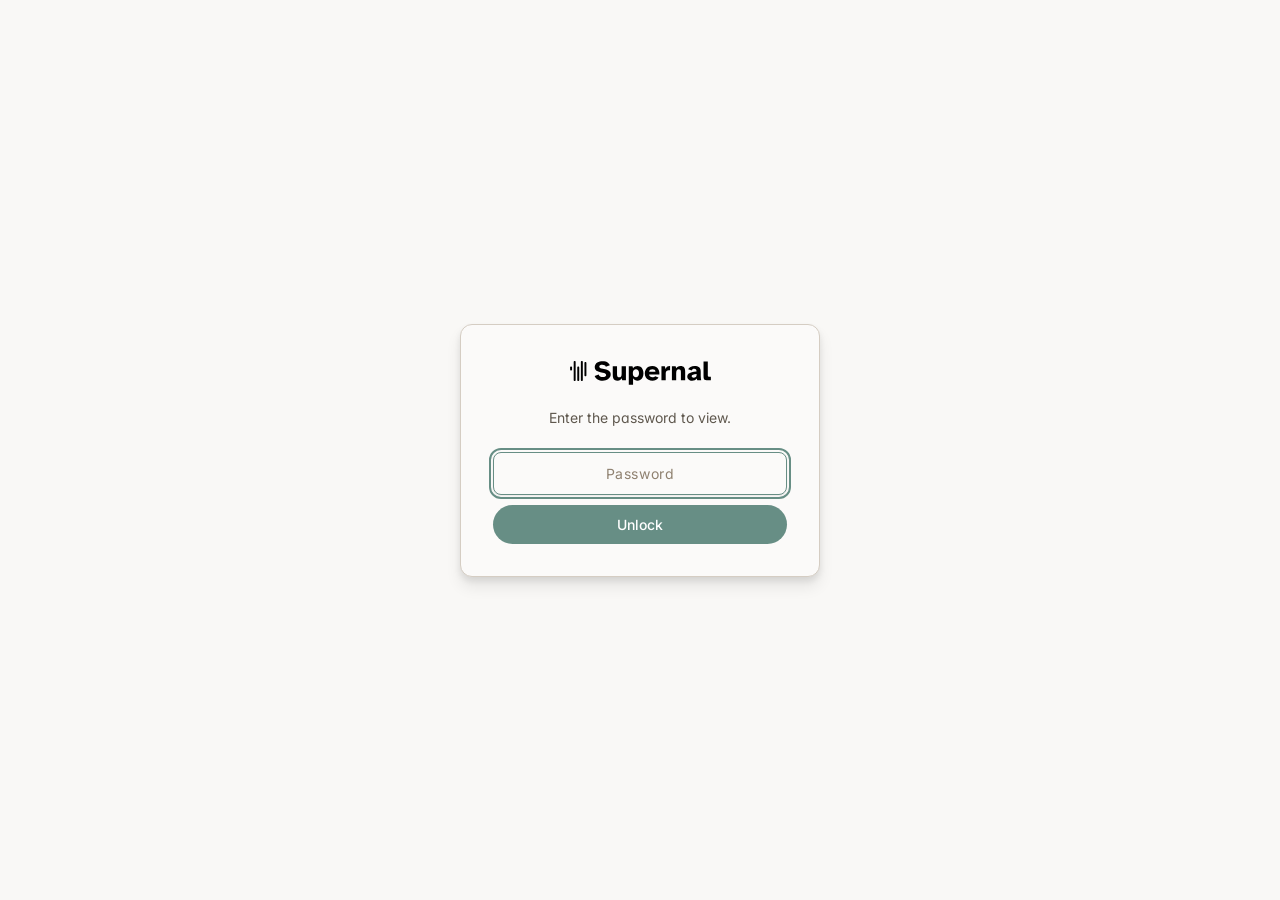
<file: heritage-strategies-foreman/index.html>
<!DOCTYPE html>
<html lang="en">
<head>
<script>(function(){try{if(localStorage.getItem("supernal_heritage_unlocked")==="1"){document.documentElement.classList.add("unlocked");}else{document.documentElement.classList.add("locked");}}catch(e){document.documentElement.classList.add("locked");}})();</script>
<meta charset="utf-8">
<meta name="viewport" content="width=device-width,initial-scale=1">
<title>Heritage Strategies · Foreman AI Employee · Supernal SOW</title>
<meta name="description" content="Statement of Work for Foreman, Heritage's shared project operating system for everything in flight.">
<link rel="icon" type="image/png" href="../assets/favicon.png">
<link rel="stylesheet" href="../styles.css">
</head>
<body>
<div class="proposal-gate" id="proposal-gate" role="dialog" aria-modal="true" aria-labelledby="proposal-gate-title">
  <div class="proposal-gate-card">
    <div class="proposal-gate-logo" role="img" aria-label="Supernal"></div>
    <h1 id="proposal-gate-title" class="visually-hidden">Heritage proposals</h1>
    <p class="proposal-gate-subtitle">Enter the password to view.</p>
    <form id="proposal-gate-form" class="proposal-gate-form" autocomplete="off">
      <label for="proposal-gate-input" class="visually-hidden">Password</label>
      <input type="password" id="proposal-gate-input" placeholder="Password" autocomplete="off" required>
      <button type="submit" class="proposal-gate-button">Unlock</button>
    </form>
    <p id="proposal-gate-error" class="proposal-gate-error" hidden>Incorrect password.</p>
  </div>
</div>

<div class="container">
  <header class="masthead">
    <a class="brand" href="../" aria-label="Supernal"><img src="../assets/supernal-logo.svg" alt="Supernal"></a>
    <div class="meta">
      <span>Statement of Work for Heritage Strategies</span>
    </div>
  </header>

  <a class="back-link" href="../"><span class="arrow">&larr;</span> All proposals</a>

  <div class="hero-grid">
    <section class="hero">
      <p class="kicker">Project Manager AI Employee</p>
      <h1>Foreman</h1>
      <p class="lede">Heritage's shared project operating system for everything in flight. Every client engagement, every internal project, every meeting, and every action item lives in one place. Clear owners, clear due dates, clear status per task, in line with the Heritage no-dates standard.</p>
    </section>

    <aside class="jd-aside">
      <button class="jd-button" type="button" data-jd-open="jd-modal">
        <span class="jd-button-title">Job Description</span>
        <span class="jd-button-foot">
          <span>Five outcomes you can expect</span>
          <span class="jd-button-arrow">&rarr;</span>
        </span>
      </button>
    </aside>
  </div>
</div>

<div class="container">

  <section class="block">
    <div class="section-grid">
      <p class="section-label">01 / Overview</p>
      <div class="section-body">
        <h2>The brief</h2>
        <p>Foreman replaces today's mix of Excel meeting trackers, SharePoint scope documents, and Outlook updates. It captures meetings, drafts post-meeting summaries, chases delegated items, and answers questions like "where are we on the Koenigsberg case" on demand, by chat or by voice.</p>
        <p>Foreman also absorbs the executive-assistant responsibilities that have direct leverage on engagement delivery: calendar awareness, delegated-item follow-up, and the senior partner's daily digest. Foreman is delivered in three phases. Each phase ships work the team uses from day one.</p>
        <p>Foreman and <a href="../heritage-strategies-crm/">Hank</a> (the CRM AI Employee) are two surfaces on the same platform: tasks, meetings, documents, and stakeholders live in a shared data layer, modeled once and used by both. The team switches environments without leaving the platform.</p>
      </div>
    </div>
  </section>

  <section class="block">
    <div class="section-grid">
      <p class="section-label">02 / Objectives</p>
      <div class="section-body">
        <h2>What success looks like</h2>
        <ul>
          <li>End dual entry across Excel, SharePoint, Outlook, and Word. One shared list of work, kept current.</li>
          <li>Make Heritage's prep protocol stick. Every engagement runs through Pre-Internal, IR1, IR2, and any IR3+ steps on schedule, with materials ready before the meeting.</li>
          <li>Give the senior partner and the team one trustworthy way to ask about client status by chat or by voice. Sourced answers in seconds, from anywhere.</li>
          <li>Decrease the need for manual follow-up. Foreman tracks every open task and sends reminders on its own.</li>
          <li>Replace ad-hoc check-ins with a morning digest of priorities and an end-of-day digest of overdue items.</li>
          <li>Operations gets an automatic heads up when meetings overlap, when prep work is missing, or when a delegated task is waiting on someone.</li>
          <li>Enforce the Heritage standard on every action item: owner, due date, next step. No item should exist without all three.</li>
        </ul>
      </div>
    </div>
  </section>

  <section class="block">
    <div class="section-grid">
      <p class="section-label">03 / Scope</p>
      <div class="section-body">
        <h2>Scope of work</h2>

        <div class="phase-group">
          <p class="phase-label">Phase 1 &middot; Months 1 to 2</p>
          <h3>Workspace, meeting capture, and daily digests</h3>
          <p class="phase-job">Foreman sits in on every meeting, transcribes it, drafts the post-meeting summary, and lands every action item with its owner and due date in a single shared workspace. A morning and end-of-day digest go out automatically, and the Monday rundown is ready before anyone walks in. The team can ask Foreman about any client status by chat or voice, anytime, with sourced answers in seconds.</p>
          <ul>
            <li>Records and transcribes meetings.</li>
            <li>After each meeting, Foreman drafts a structured post-meeting summary letter from the transcript.</li>
            <li>Action items, owners, and due dates are extracted from the transcript and proposed as tasks. Duplicates are merged automatically.</li>
            <li>Tasks missing an owner or due date wait in a review queue. They go live only after a Point Person fills in both fields. This enforces the Heritage no-dates standard at the source.</li>
            <li>Tasks have an owner, a due date, a status (To Do, In Progress, Blocked, Done), a priority (Low, Normal, High, Urgent), and labels for filtering.</li>
            <li>A meeting list view shows every upcoming and past meeting at a glance, with type and owner.</li>
            <li>Outlook remains the source of truth for the calendar. Foreman pulls calendar changes on a roughly fifteen-minute cycle, read only. Nothing is written back to Outlook, and all task creation happens in Foreman.</li>
            <li>Every schedule change is flagged into a review report. Operations marks each change good or not.</li>
            <li>One-time migration from today's Excel meeting trackers and SharePoint scopes. After that, calendar updates flow in from Outlook, and task updates come from recorded meetings and direct edits in the app.</li>
            <li>Web interface.</li>
            <li>Ask Anything: any team member can ask Foreman a question in plain English by chat or by voice on a phone. Answers come back in seconds, with sources.</li>
            <li>Every Foreman answer links back to its source (meeting letter, task, or calendar event). Verifiable in one click.</li>
            <li>Each project or engagement carries a status (On Track, At Risk, Critical) with a plain-language reason.</li>
            <li>Monday rundown shown live with a color-coded view (green, amber, red) readable at a glance.</li>
            <li>Morning digest: today's meetings, prep gaps, due items, top three risks.</li>
            <li>End-of-day digest: what was completed, what is overdue, what needs a new commitment.</li>
            <li>Completion is set in-app or detected from meeting letters. Overdue or ambiguous items go to the Operations review queue for confirmation.</li>
          </ul>
        </div>

        <div class="phase-group">
          <p class="phase-label">Phase 2 &middot; Months 3 to 4</p>
          <h3>Prep protocol and full task management</h3>
          <p class="phase-job">Foreman tracks every engagement against the Heritage prep protocol, gives Operations early visibility on slippage, and adds the depth and views Heritage needs to manage every commitment from a single hub. Heritage can send Foreman a message or give Foreman a call to create or update tasks across the team.</p>
          <ul>
            <li>For client engagements with a defined cadence, Foreman tracks each prep step (Pre-Internal, IR1, IR2, Partner Review) against the schedule and flags any delays before the next meeting.</li>
            <li>Once a Point Person signs off, the post-meeting summary letter becomes the source of truth for what was agreed.</li>
            <li>Audit trail: every transcript, draft action item, and human approval is timestamped and searchable.</li>
            <li>A separate summary covers top risks, schedule changes, and items needing escalation.</li>
            <li>Operations gets an automatic heads up when meetings overlap, when prep work is missing, or when a delegated task is waiting on someone.</li>
            <li>Sub-tasks split work into smaller pieces. Dependencies show which task blocks which.</li>
            <li>Recurring tasks and templates: routine work (weekly check-ins, monthly reports) and repeating projects (partner onboarding) load with no manual setup.</li>
            <li>Comments and @mentions on every task. File attachments per task. Activity feed shows who did what and when, and serves as the audit trail.</li>
            <li>Watchers stay informed without being assigned. Notifications via in-app, email, or MS Teams.</li>
            <li>Send Foreman a message or give Foreman a call. Foreman creates or updates the corresponding tasks across the team.</li>
          </ul>
        </div>

        <div class="phase-group">
          <p class="phase-label">Phase 3 &middot; Months 5 to 6 &middot; menu-priced</p>
          <h3>Connectors</h3>
          <p class="phase-job">Foreman pulls signals from email, meetings, CRM, and the Heritage AI app into one operating picture. Each connector is quoted separately.</p>
          <ul>
            <li>CRM sync: read and write of records, opportunities, and notes against the <a href="../heritage-strategies-crm/">Heritage CRM</a> or the existing Salesforce instance.</li>
            <li>Heritage AI app: Foreman surfaces client engagements across the platform and assigns tasks to the responsible Point Person to fill any gaps.</li>
            <li>Email scanning: completion signals from email activity feed back into Foreman's accountability layer.</li>
            <li>Mobile interface.</li>
            <li>Multiple views of the same tasks: list, board (Kanban), calendar, and timeline (Gantt). Each person works in the view that fits.</li>
            <li>Additional connectors available after alignment with Heritage.</li>
          </ul>
        </div>
      </div>
    </div>
  </section>

  <section class="block">
    <div class="section-grid">
      <p class="section-label">04 / Out of scope</p>
      <div class="section-body">
        <h2>Out of scope</h2>
        <div class="table-wrap">
          <table>
            <thead>
              <tr><th>Item</th><th>Status</th></tr>
            </thead>
            <tbody>
              <tr><td class="col-item">Time tracking, timesheets, and billing reconciliation</td><td class="col-meta">Not in scope</td></tr>
              <tr><td class="col-item">External access for clients or prospects (Foreman is for the Heritage team only)</td><td class="col-meta">Not in scope</td></tr>
            </tbody>
          </table>
        </div>
      </div>
    </div>
  </section>

  <section class="block">
    <div class="section-grid">
      <p class="section-label">05 / Timeline</p>
      <div class="section-body">
        <h2>Six months across three phases</h2>
        <div class="table-wrap">
          <table>
            <thead>
              <tr><th>Phase</th><th>Duration</th><th>Outcome</th></tr>
            </thead>
            <tbody>
              <tr><td class="col-phase">Phase 1: Capture and daily digests</td><td class="col-meta">Months 1 to 2</td><td>Meetings transcribed and summarized. Action items extracted with owner and due date enforced. Ask Anything by chat or voice. Morning and end-of-day digests live. Monday rundown shown live with a color-coded view.</td></tr>
              <tr><td class="col-phase">Phase 2: Prep protocol and full task management</td><td class="col-meta">Months 3 to 4</td><td>Prep protocol cadence tracked end to end. Sub-tasks, dependencies, recurring tasks, comments, mentions, watchers. Operations gets automatic heads up on overlaps and gaps. Send Foreman a message or call to create or update tasks.</td></tr>
              <tr><td class="col-phase">Phase 3: Connectors</td><td class="col-meta">Months 5 to 6</td><td>CRM sync, Heritage AI app linkage, email scanning. Mobile interface. Multi-view tasks. Additional connectors after alignment with Heritage.</td></tr>
            </tbody>
          </table>
        </div>
      </div>
    </div>
  </section>

  <section class="block">
    <div class="section-grid">
      <p class="section-label">06 / Required inputs</p>
      <div class="section-body">
        <h2>What Heritage provides</h2>
        <p>For Foreman to be operational on day one, Heritage provides the following inputs in week 0 to 2. Each day of approval delay extends the timeline by one day. Several items may already exist within Supernal's stack from prior Heritage work. We will inventory what is reusable in week 0 and only ask Heritage to provide the gaps.</p>

        <h3>6.1 &nbsp; Engagement and approvals</h3>
        <ul>
          <li>Single named approver to sign off on the workspace structure, phase templates, and prep-protocol rules.</li>
          <li>Weekly 30-minute review call during build. Operations (Book Production) is the named product owner and primary feedback channel.</li>
        </ul>

        <h3>6.2 &nbsp; Task and project definitions</h3>
        <ul>
          <li>Standard project types and the typical task list for each.</li>
          <li>Default task statuses (To Do, In Progress, Blocked, Done) and priorities (Low, Normal, High, Urgent), or Heritage-preferred names for each.</li>
          <li>Recurring tasks (weekly, monthly, quarterly) and their owners.</li>
          <li>Role definitions and ownership boundaries.</li>
          <li>Existing meeting-summary or post-meeting letter format so action items are extracted the way the team writes them today. Notification preferences per role.</li>
          <li>Existing IRR1 and IRR2 protocol definitions, plus any additional follow-up cadences in current use.</li>
        </ul>

        <h3>6.3 &nbsp; Client and engagement data</h3>
        <ul>
          <li>Current Excel meeting trackers, SharePoint scopes, and active meeting letters (one-time export for migration).</li>
          <li>Client list with current phase, owner, and book-production status.</li>
          <li>Internal project list.</li>
        </ul>

        <h3>6.4 &nbsp; Operational access</h3>
        <ul>
          <li>Outlook calendar and SharePoint access.</li>
          <li>MS Teams for digest delivery.</li>
          <li>Heritage AI platform API access.</li>
        </ul>
      </div>
    </div>
  </section>

  <section class="block">
    <div class="section-grid">
      <p class="section-label">Investment</p>
      <div class="section-body">
        <h2>Pricing</h2>
        <div class="pricing-card">
          <p class="pricing-amount">$7,000 <span class="pricing-amount-meta">/ month</span></p>
        </div>
      </div>
    </div>
  </section>

  <footer class="colophon">
    <span>Supernal AI</span>
  </footer>

</div>

<div class="jd-modal" id="jd-modal" role="dialog" aria-modal="true" aria-hidden="true" aria-labelledby="jd-modal-title">
  <div class="jd-modal-backdrop" data-jd-close></div>
  <div class="jd-modal-content">
    <button class="jd-modal-close" type="button" aria-label="Close" data-jd-close>&times;</button>
    <h2 id="jd-modal-title">Foreman &middot; Job Description</h2>
    <p class="jd-modal-subtitle">Five outcomes from Foreman.</p>
    <ol class="jd-modal-list">
      <li>
        <span class="action">Ask any client status by voice, the same way you would ask a colleague. "Where are we on the Koenigsberg case?" Sourced answer in seconds.</span>
        <span class="when">Available around Jul 2026</span>
      </li>
      <li>
        <span class="action">Monday meeting opens with a clean rundown on screen. Green, amber, red, every line with a reason. No one on your team spent the weekend pulling it together.</span>
        <span class="when">Available around Jul 2026</span>
      </li>
      <li>
        <span class="action">Stop chasing people by phone when something is wrong. Foreman already chases the team and reports what slipped in the evening digest.</span>
        <span class="when">Available around Jul 2026</span>
      </li>
      <li>
        <span class="action">Send Foreman a message or give Foreman a call. Foreman turns it into assigned tasks and pings the right person.</span>
        <span class="when">Available around Sep 2026</span>
      </li>
      <li>
        <span class="action">Walk into any client conversation with complete information. Every protocol followed step by step. Nothing slipping through the cracks.</span>
        <span class="when">Available around Jul 2026</span>
      </li>
    </ol>
  </div>
</div>

<script src="../app.js" defer></script>

</body>
</html>
</file>
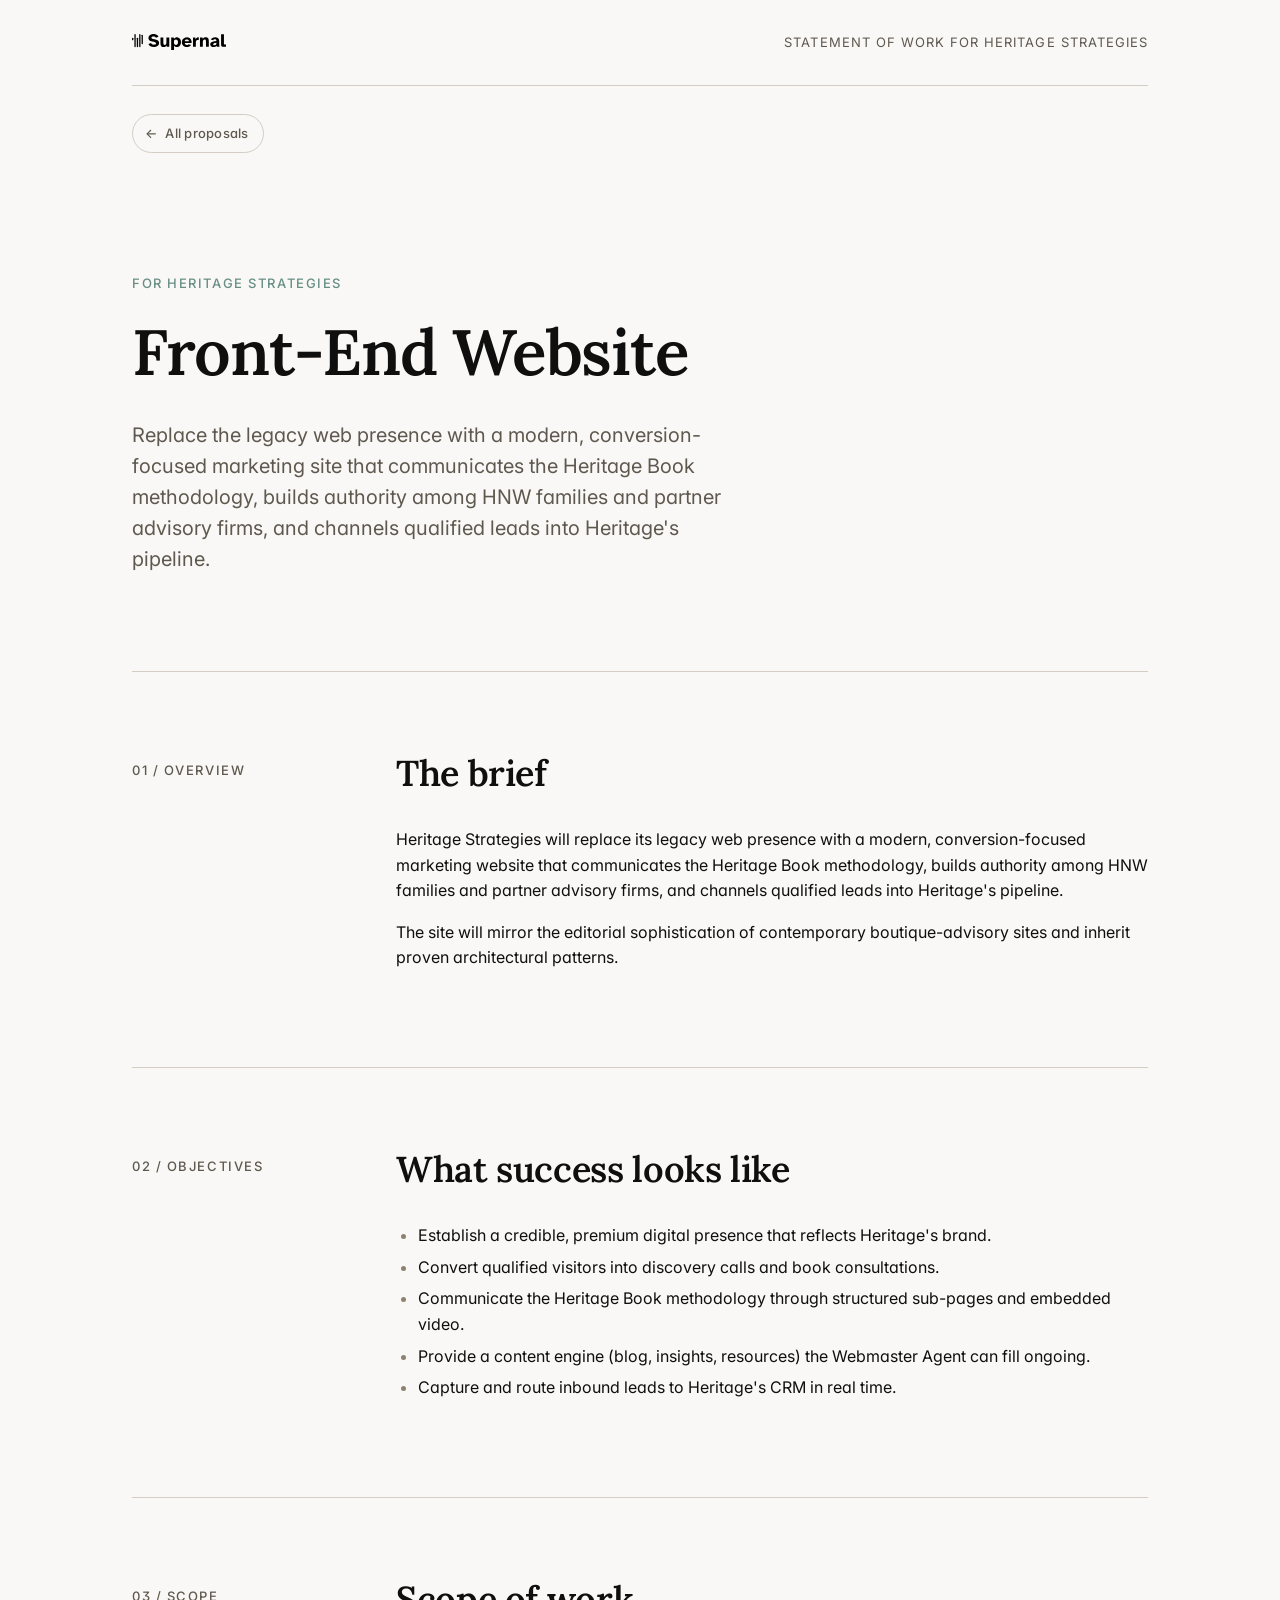
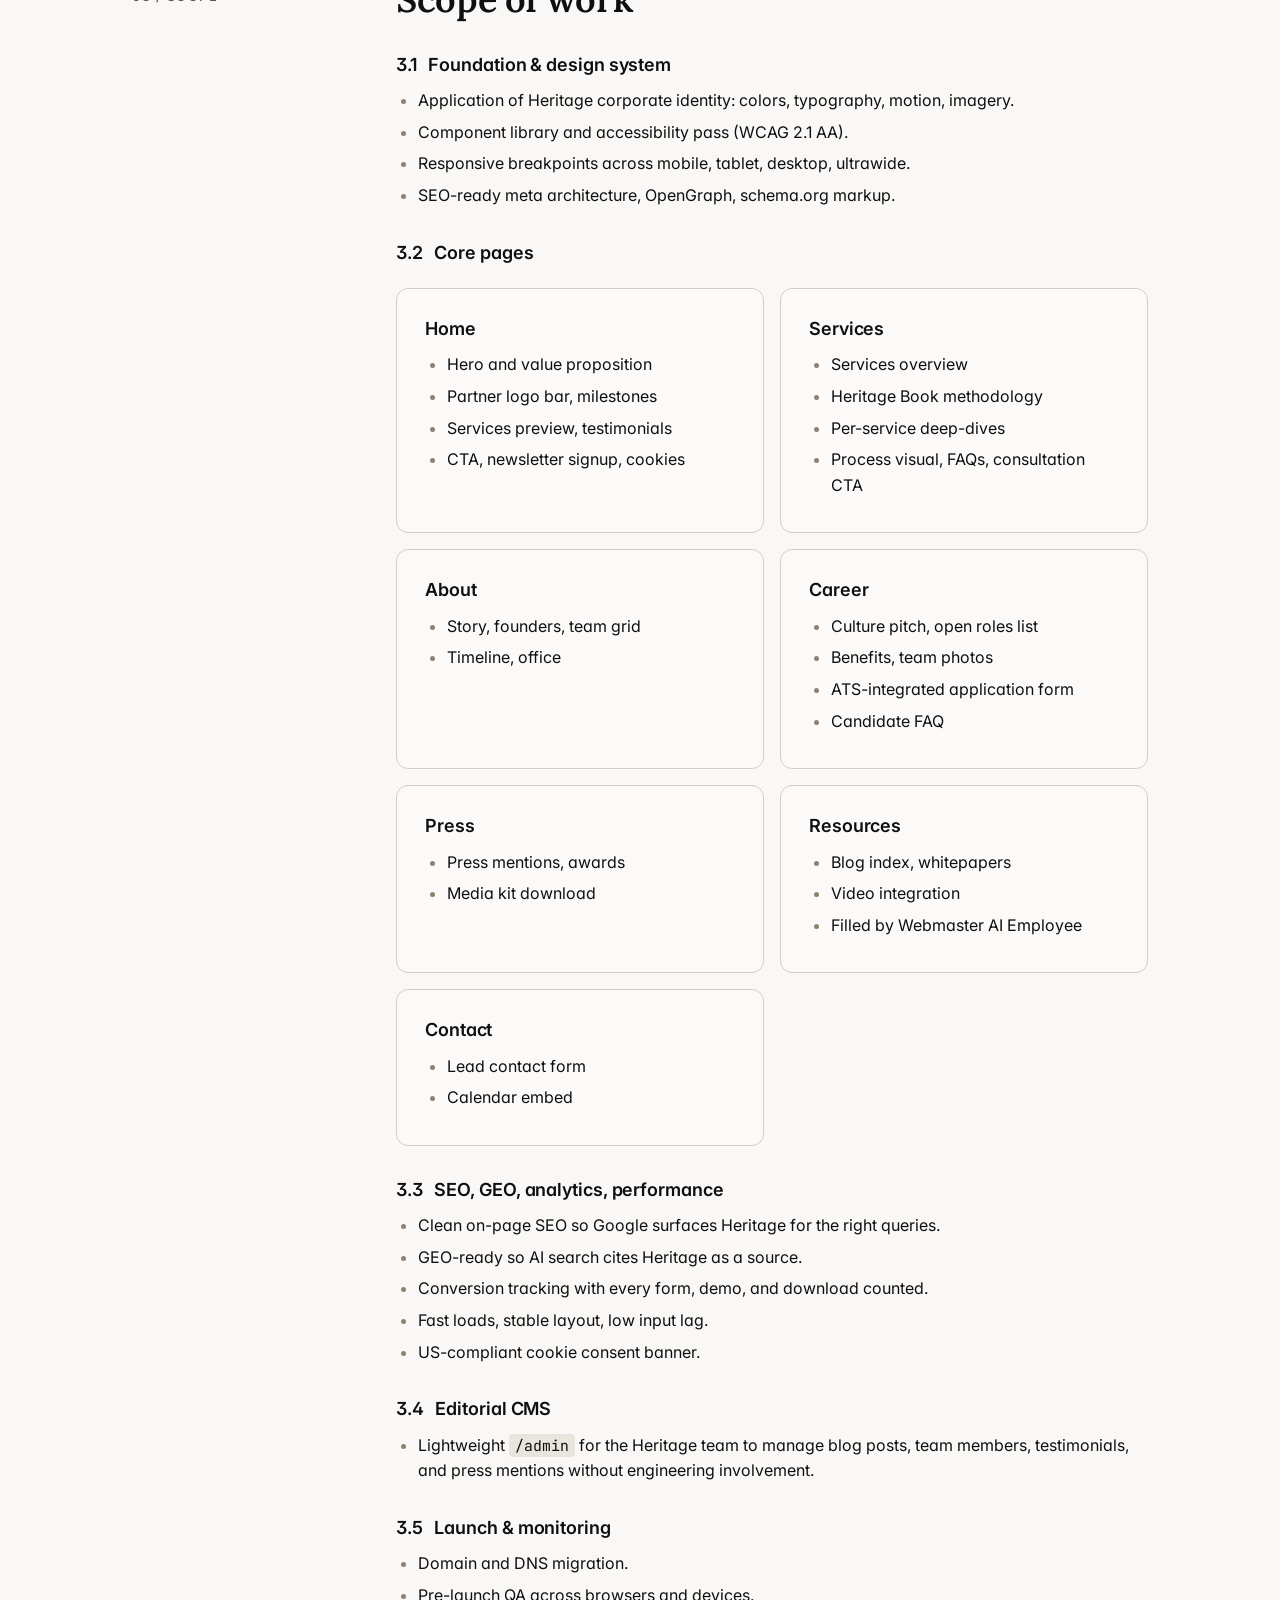
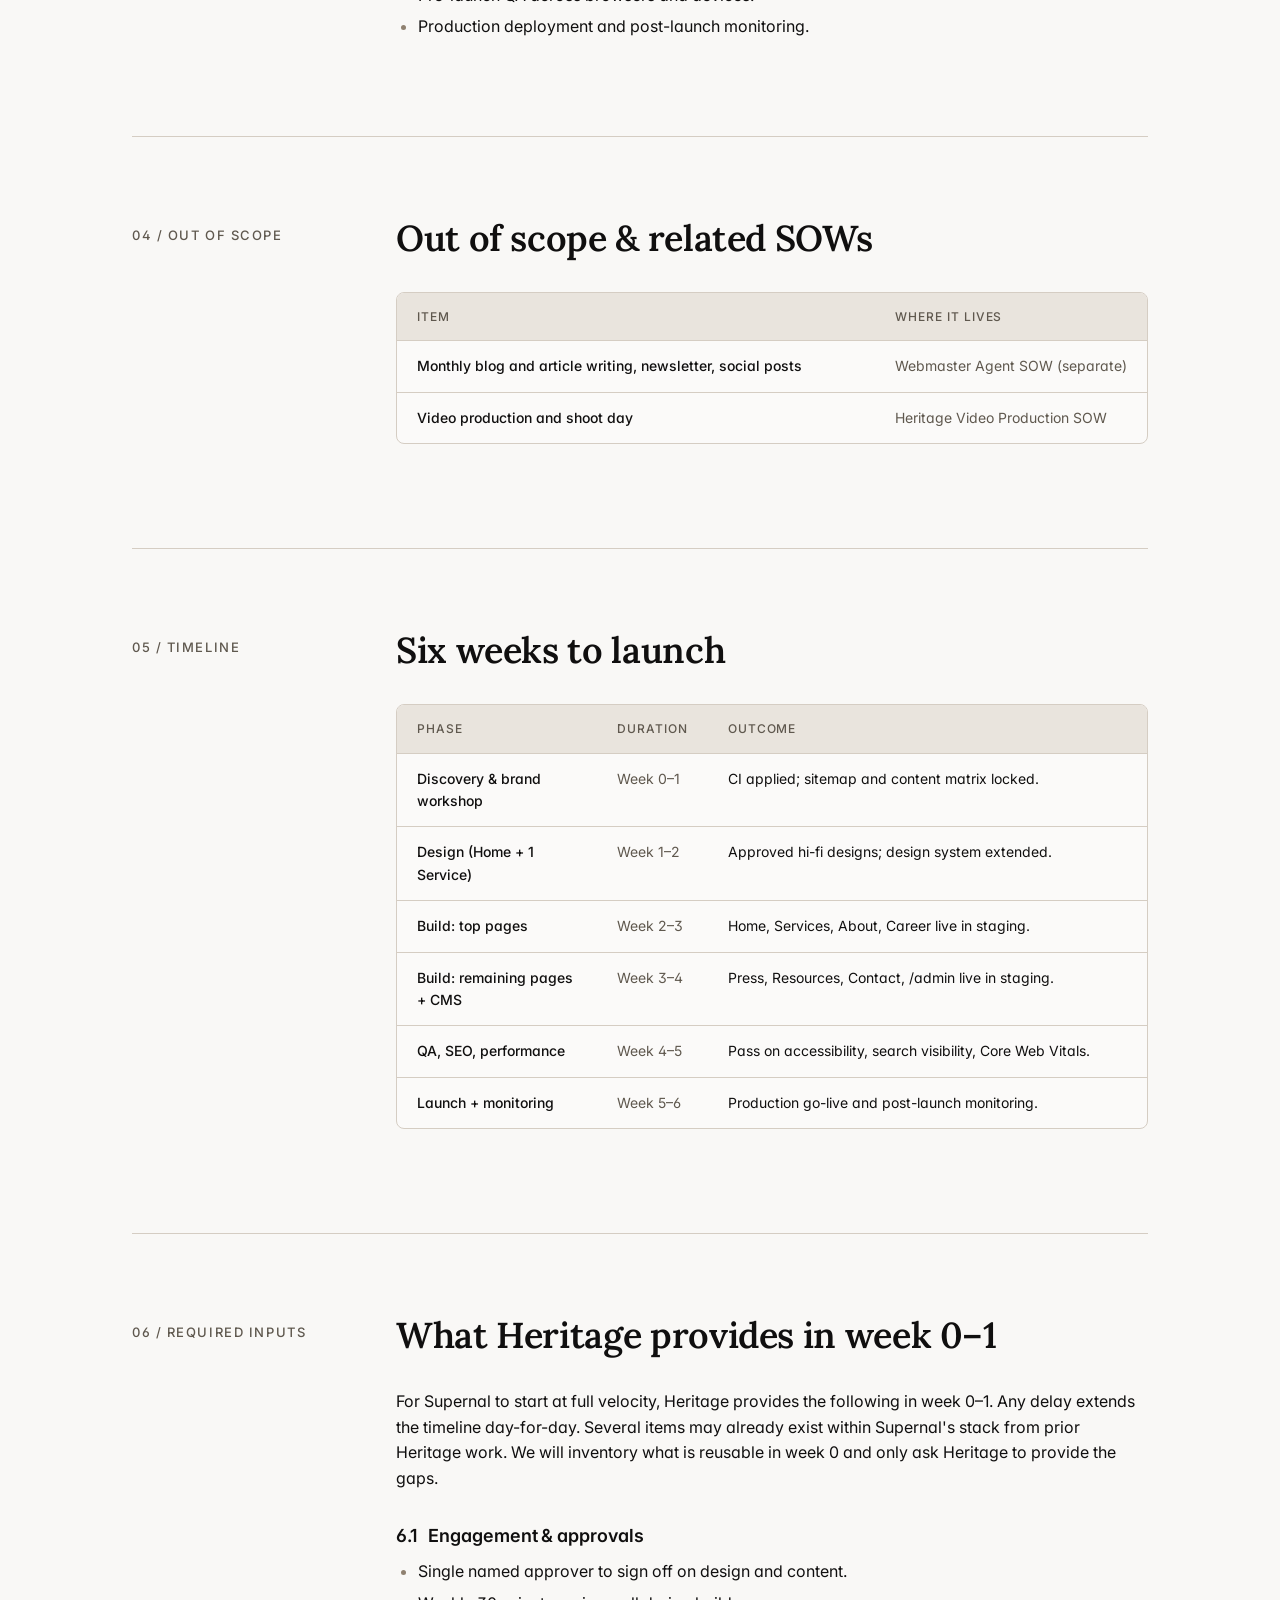
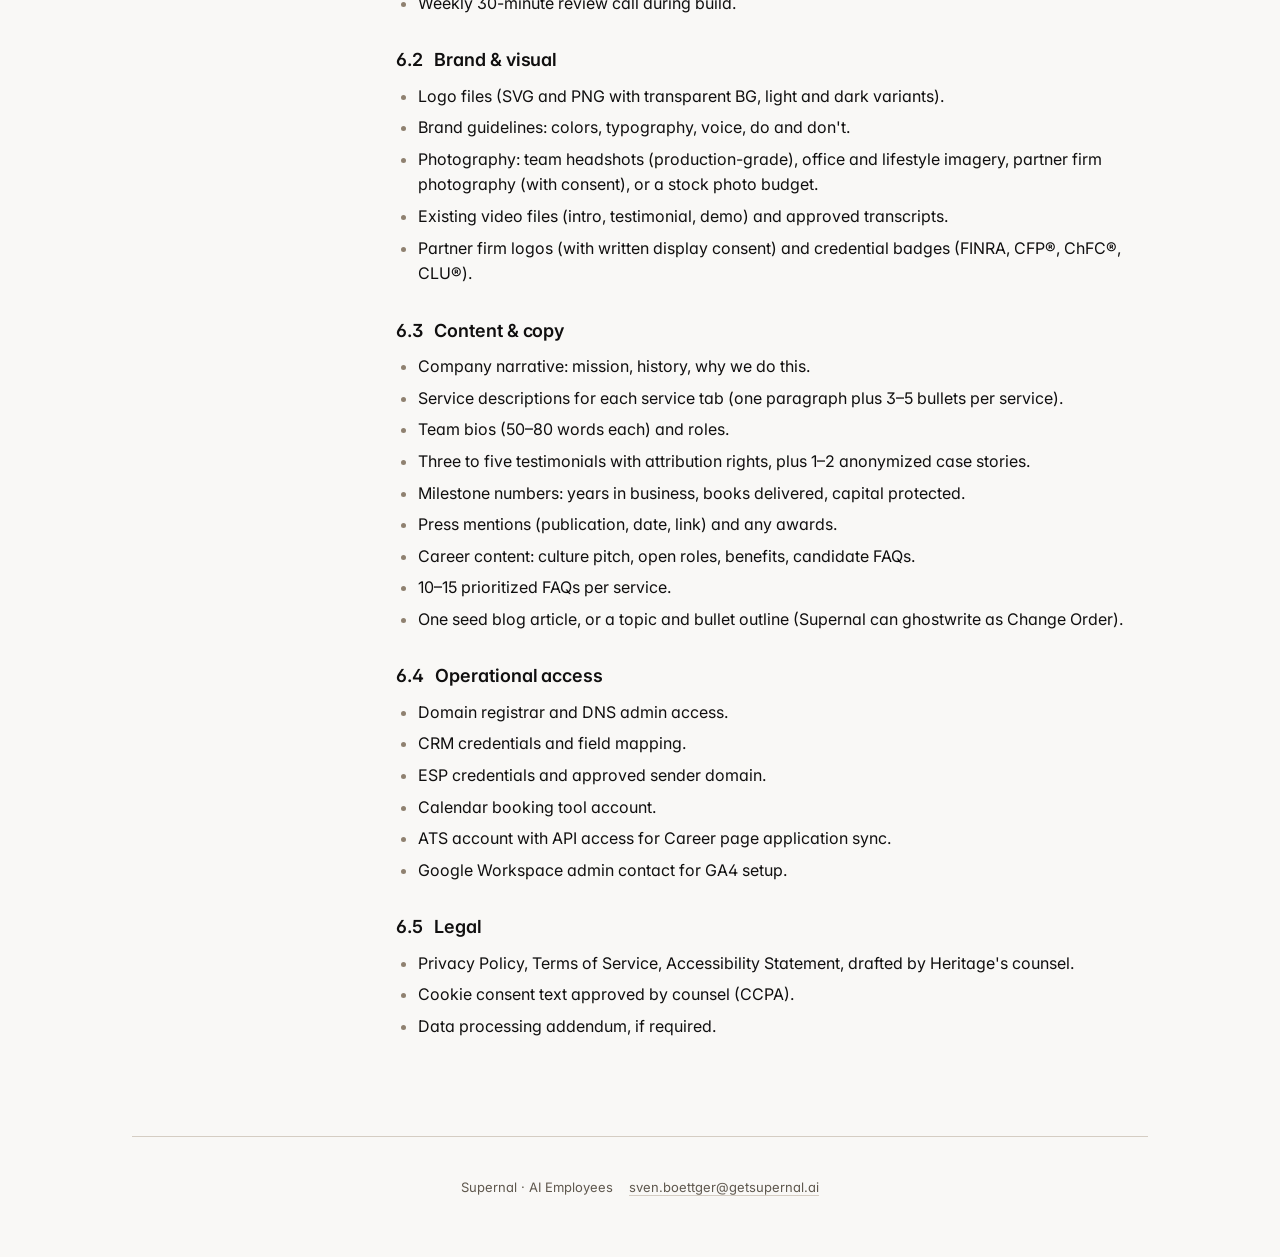
<file: heritage-strategies/index.html>
<!DOCTYPE html>
<html lang="en">
<head>
<meta charset="utf-8">
<meta name="viewport" content="width=device-width,initial-scale=1">
<title>Heritage Strategies · Front-End Website · Supernal SOW</title>
<meta name="description" content="Statement of Work for the Heritage Strategies marketing website rebuild.">
<link rel="stylesheet" href="../styles.css">
</head>
<body>

<div class="container">
  <header class="masthead">
    <a class="brand" href="../" aria-label="Supernal"><img src="../assets/supernal-logo.svg" alt="Supernal"></a>
    <div class="meta">
      <span>Statement of Work for Heritage Strategies</span>
    </div>
  </header>

  <a class="back-link" href="../"><span class="arrow">&larr;</span> All proposals</a>

  <section class="hero">
    <p class="kicker">For Heritage Strategies</p>
    <h1>Front-End Website</h1>
    <p class="lede">Replace the legacy web presence with a modern, conversion-focused marketing site that communicates the Heritage Book methodology, builds authority among HNW families and partner advisory firms, and channels qualified leads into Heritage's pipeline.</p>
  </section>
</div>

<div class="container">

  <section class="block">
    <div class="section-grid">
      <p class="section-label">01 / Overview</p>
      <div class="section-body">
        <h2>The brief</h2>
        <p>Heritage Strategies will replace its legacy web presence with a modern, conversion-focused marketing website that communicates the Heritage Book methodology, builds authority among HNW families and partner advisory firms, and channels qualified leads into Heritage's pipeline.</p>
        <p>The site will mirror the editorial sophistication of contemporary boutique-advisory sites and inherit proven architectural patterns.</p>
      </div>
    </div>
  </section>

  <section class="block">
    <div class="section-grid">
      <p class="section-label">02 / Objectives</p>
      <div class="section-body">
        <h2>What success looks like</h2>
        <ul>
          <li>Establish a credible, premium digital presence that reflects Heritage's brand.</li>
          <li>Convert qualified visitors into discovery calls and book consultations.</li>
          <li>Communicate the Heritage Book methodology through structured sub-pages and embedded video.</li>
          <li>Provide a content engine (blog, insights, resources) the Webmaster Agent can fill ongoing.</li>
          <li>Capture and route inbound leads to Heritage's CRM in real time.</li>
        </ul>
      </div>
    </div>
  </section>

  <section class="block">
    <div class="section-grid">
      <p class="section-label">03 / Scope</p>
      <div class="section-body">
        <h2>Scope of work</h2>

        <h3>3.1 &nbsp; Foundation &amp; design system</h3>
        <ul>
          <li>Application of Heritage corporate identity: colors, typography, motion, imagery.</li>
          <li>Component library and accessibility pass (WCAG 2.1 AA).</li>
          <li>Responsive breakpoints across mobile, tablet, desktop, ultrawide.</li>
          <li>SEO-ready meta architecture, OpenGraph, schema.org markup.</li>
        </ul>

        <h3>3.2 &nbsp; Core pages</h3>
        <div class="scope-grid">
          <div class="card scope-card">
            <h3>Home</h3>
            <ul>
              <li>Hero and value proposition</li>
              <li>Partner logo bar, milestones</li>
              <li>Services preview, testimonials</li>
              <li>CTA, newsletter signup, cookies</li>
            </ul>
          </div>
          <div class="card scope-card">
            <h3>Services</h3>
            <ul>
              <li>Services overview</li>
              <li>Heritage Book methodology</li>
              <li>Per-service deep-dives</li>
              <li>Process visual, FAQs, consultation CTA</li>
            </ul>
          </div>
          <div class="card scope-card">
            <h3>About</h3>
            <ul>
              <li>Story, founders, team grid</li>
              <li>Timeline, office</li>
            </ul>
          </div>
          <div class="card scope-card">
            <h3>Career</h3>
            <ul>
              <li>Culture pitch, open roles list</li>
              <li>Benefits, team photos</li>
              <li>ATS-integrated application form</li>
              <li>Candidate FAQ</li>
            </ul>
          </div>
          <div class="card scope-card">
            <h3>Press</h3>
            <ul>
              <li>Press mentions, awards</li>
              <li>Media kit download</li>
            </ul>
          </div>
          <div class="card scope-card">
            <h3>Resources</h3>
            <ul>
              <li>Blog index, whitepapers</li>
              <li>Video integration</li>
              <li>Filled by Webmaster AI Employee</li>
            </ul>
          </div>
          <div class="card scope-card">
            <h3>Contact</h3>
            <ul>
              <li>Lead contact form</li>
              <li>Calendar embed</li>
            </ul>
          </div>
        </div>

        <h3>3.3 &nbsp; SEO, GEO, analytics, performance</h3>
        <ul>
          <li>Clean on-page SEO so Google surfaces Heritage for the right queries.</li>
          <li>GEO-ready so AI search cites Heritage as a source.</li>
          <li>Conversion tracking with every form, demo, and download counted.</li>
          <li>Fast loads, stable layout, low input lag.</li>
          <li>US-compliant cookie consent banner.</li>
        </ul>

        <h3>3.4 &nbsp; Editorial CMS</h3>
        <ul>
          <li>Lightweight <code>/admin</code> for the Heritage team to manage blog posts, team members, testimonials, and press mentions without engineering involvement.</li>
        </ul>

        <h3>3.5 &nbsp; Launch &amp; monitoring</h3>
        <ul>
          <li>Domain and DNS migration.</li>
          <li>Pre-launch QA across browsers and devices.</li>
          <li>Production deployment and post-launch monitoring.</li>
        </ul>
      </div>
    </div>
  </section>

  <section class="block">
    <div class="section-grid">
      <p class="section-label">04 / Out of scope</p>
      <div class="section-body">
        <h2>Out of scope &amp; related SOWs</h2>
        <div class="table-wrap">
          <table>
            <thead>
              <tr><th>Item</th><th>Where it lives</th></tr>
            </thead>
            <tbody>
              <tr><td class="col-item">Monthly blog and article writing, newsletter, social posts</td><td class="col-meta">Webmaster Agent SOW (separate)</td></tr>
              <tr><td class="col-item">Video production and shoot day</td><td class="col-meta">Heritage Video Production SOW</td></tr>
            </tbody>
          </table>
        </div>
      </div>
    </div>
  </section>

  <section class="block">
    <div class="section-grid">
      <p class="section-label">05 / Timeline</p>
      <div class="section-body">
        <h2>Six weeks to launch</h2>
        <div class="table-wrap">
          <table>
            <thead>
              <tr><th>Phase</th><th>Duration</th><th>Outcome</th></tr>
            </thead>
            <tbody>
              <tr>
                <td class="col-phase">Discovery &amp; brand workshop</td>
                <td class="col-meta">Week 0&ndash;1</td>
                <td>CI applied; sitemap and content matrix locked.</td>
              </tr>
              <tr>
                <td class="col-phase">Design (Home + 1 Service)</td>
                <td class="col-meta">Week 1&ndash;2</td>
                <td>Approved hi-fi designs; design system extended.</td>
              </tr>
              <tr>
                <td class="col-phase">Build: top pages</td>
                <td class="col-meta">Week 2&ndash;3</td>
                <td>Home, Services, About, Career live in staging.</td>
              </tr>
              <tr>
                <td class="col-phase">Build: remaining pages + CMS</td>
                <td class="col-meta">Week 3&ndash;4</td>
                <td>Press, Resources, Contact, /admin live in staging.</td>
              </tr>
              <tr>
                <td class="col-phase">QA, SEO, performance</td>
                <td class="col-meta">Week 4&ndash;5</td>
                <td>Pass on accessibility, search visibility, Core Web Vitals.</td>
              </tr>
              <tr>
                <td class="col-phase">Launch + monitoring</td>
                <td class="col-meta">Week 5&ndash;6</td>
                <td>Production go-live and post-launch monitoring.</td>
              </tr>
            </tbody>
          </table>
        </div>
      </div>
    </div>
  </section>

  <section class="block">
    <div class="section-grid">
      <p class="section-label">06 / Required inputs</p>
      <div class="section-body">
        <h2>What Heritage provides in week 0&ndash;1</h2>
        <p>For Supernal to start at full velocity, Heritage provides the following in week 0&ndash;1. Any delay extends the timeline day-for-day. Several items may already exist within Supernal's stack from prior Heritage work. We will inventory what is reusable in week 0 and only ask Heritage to provide the gaps.</p>

        <h3>6.1 &nbsp; Engagement &amp; approvals</h3>
        <ul>
          <li>Single named approver to sign off on design and content.</li>
          <li>Weekly 30-minute review call during build.</li>
        </ul>

        <h3>6.2 &nbsp; Brand &amp; visual</h3>
        <ul>
          <li>Logo files (SVG and PNG with transparent BG, light and dark variants).</li>
          <li>Brand guidelines: colors, typography, voice, do and don't.</li>
          <li>Photography: team headshots (production-grade), office and lifestyle imagery, partner firm photography (with consent), or a stock photo budget.</li>
          <li>Existing video files (intro, testimonial, demo) and approved transcripts.</li>
          <li>Partner firm logos (with written display consent) and credential badges (FINRA, CFP&reg;, ChFC&reg;, CLU&reg;).</li>
        </ul>

        <h3>6.3 &nbsp; Content &amp; copy</h3>
        <ul>
          <li>Company narrative: mission, history, why we do this.</li>
          <li>Service descriptions for each service tab (one paragraph plus 3&ndash;5 bullets per service).</li>
          <li>Team bios (50&ndash;80 words each) and roles.</li>
          <li>Three to five testimonials with attribution rights, plus 1&ndash;2 anonymized case stories.</li>
          <li>Milestone numbers: years in business, books delivered, capital protected.</li>
          <li>Press mentions (publication, date, link) and any awards.</li>
          <li>Career content: culture pitch, open roles, benefits, candidate FAQs.</li>
          <li>10&ndash;15 prioritized FAQs per service.</li>
          <li>One seed blog article, or a topic and bullet outline (Supernal can ghostwrite as Change Order).</li>
        </ul>

        <h3>6.4 &nbsp; Operational access</h3>
        <ul>
          <li>Domain registrar and DNS admin access.</li>
          <li>CRM credentials and field mapping.</li>
          <li>ESP credentials and approved sender domain.</li>
          <li>Calendar booking tool account.</li>
          <li>ATS account with API access for Career page application sync.</li>
          <li>Google Workspace admin contact for GA4 setup.</li>
        </ul>

        <h3>6.5 &nbsp; Legal</h3>
        <ul>
          <li>Privacy Policy, Terms of Service, Accessibility Statement, drafted by Heritage's counsel.</li>
          <li>Cookie consent text approved by counsel (CCPA).</li>
          <li>Data processing addendum, if required.</li>
        </ul>
      </div>
    </div>
  </section>

  <footer class="colophon">
    <span>Supernal &middot; AI Employees</span>
    <span><a href="mailto:sven.boettger@getsupernal.ai">sven.boettger@getsupernal.ai</a></span>
  </footer>

</div>

</body>
</html>
</file>
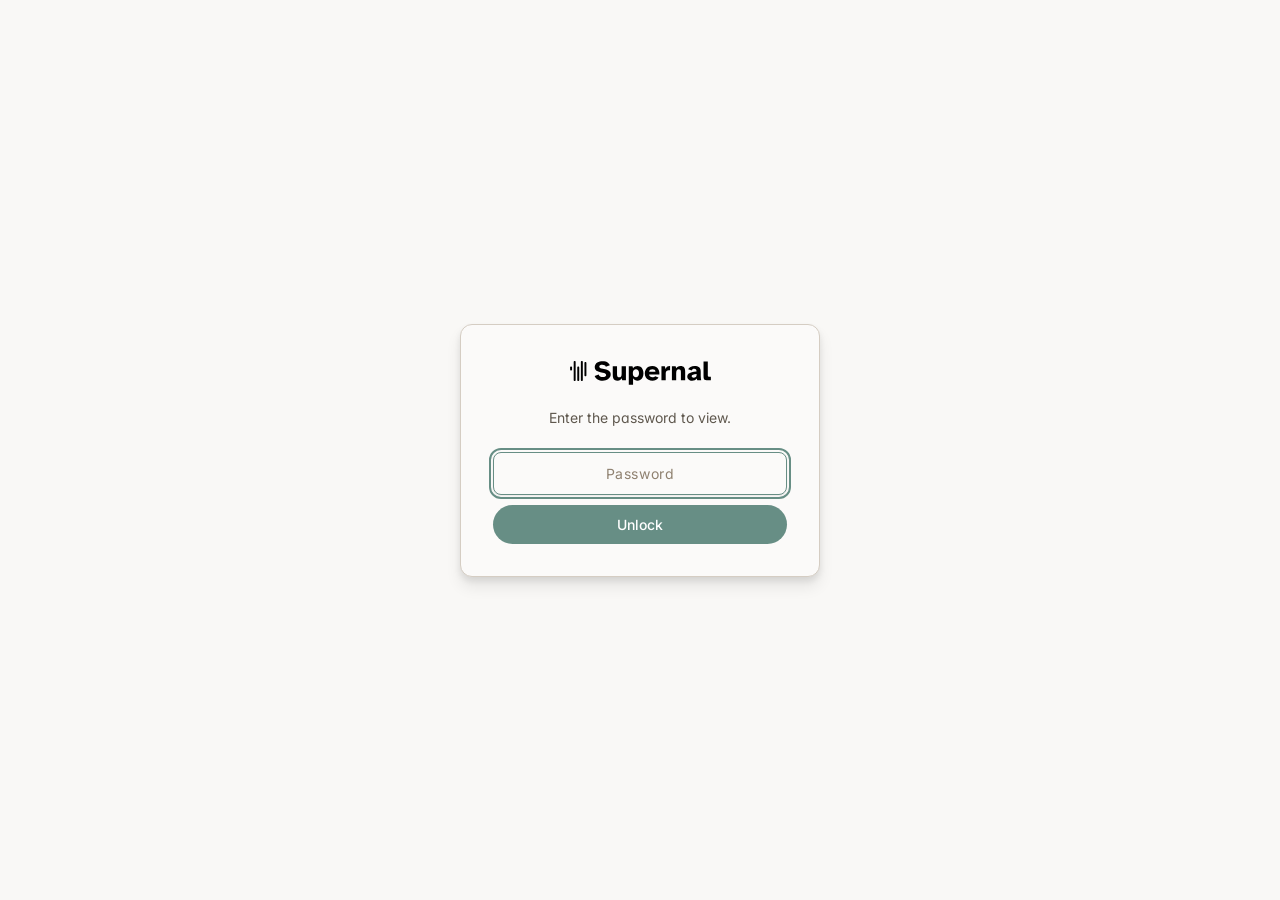
<file: heritage-website-content/index.html>
<!DOCTYPE html>
<html lang="en">
<head>
<script>(function(){try{if(localStorage.getItem("supernal_heritage_unlocked")==="1"){document.documentElement.classList.add("unlocked");}else{document.documentElement.classList.add("locked");}}catch(e){document.documentElement.classList.add("locked");}})();</script>
<meta charset="utf-8">
<meta name="viewport" content="width=device-width,initial-scale=1">
<title>Stephen · Website &amp; Content AI Employee · Supernal SOW</title>
<meta name="description" content="Statement of Work for the Website and Content AI Employee: both Heritage sites built, hosted, and kept current, with content from compliance-approved sources.">
<link rel="icon" type="image/png" href="../assets/favicon.png">
<link rel="stylesheet" href="../styles.css">
</head>
<body>
<div class="proposal-gate" id="proposal-gate" role="dialog" aria-modal="true" aria-labelledby="proposal-gate-title">
  <div class="proposal-gate-card">
    <div class="proposal-gate-logo" role="img" aria-label="Supernal"></div>
    <h1 id="proposal-gate-title" class="visually-hidden">Heritage proposals</h1>
    <p class="proposal-gate-subtitle">Enter the password to view.</p>
    <form id="proposal-gate-form" class="proposal-gate-form" autocomplete="off">
      <label for="proposal-gate-input" class="visually-hidden">Password</label>
      <input type="password" id="proposal-gate-input" placeholder="Password" autocomplete="off" required>
      <button type="submit" class="proposal-gate-button">Unlock</button>
    </form>
    <p id="proposal-gate-error" class="proposal-gate-error" hidden>Incorrect password.</p>
  </div>
</div>

<div class="container">
  <header class="masthead">
    <a class="brand" href="../" aria-label="Supernal"><img src="../assets/supernal-logo.svg" alt="Supernal"></a>
    <div class="meta">
      <span>Statement of Work for Heritage</span>
    </div>
  </header>

  <a class="back-link" href="../"><span class="arrow">&larr;</span> All proposals</a>

  <div class="hero-grid">
    <section class="hero">
      <p class="kicker">Website &amp; Content AI Employee</p>
      <h1>Stephen</h1>
      <p class="lede">Stephen builds, runs, and keeps both Heritage sites current: the Heritage Strategies firm site and the Heritage AI platform site. He hosts and maintains both, and keeps content flowing through a lightweight CMS with AI Employee functionality, drawing from compliance-approved sources.</p>
    </section>

    <aside class="jd-aside">
      <button class="jd-button" type="button" data-jd-open="jd-modal">
        <span class="jd-button-title">Job Description</span>
        <span class="jd-button-foot">
          <span>Four outcomes you can expect</span>
          <span class="jd-button-arrow">&rarr;</span>
        </span>
      </button>
    </aside>
  </div>
</div>

<div class="container">

  <section class="block">
    <div class="section-grid">
      <p class="section-label">01 / Overview</p>
      <div class="section-body">
        <h2>The brief</h2>
        <p>Two sites, one AI Employee. Supernal builds both Heritage websites across the first three months, then runs them: hosting, maintenance, updates, and content kept current through a lightweight CMS with AI Employee functionality. Website creation, ongoing management, and content sit in one engagement rather than a build project plus a separate content retainer.</p>
        <p>Published content is drawn only from pre-approved sources, so everything that goes live stays inside Heritage's compliance perimeter. Supernal manages the pipeline. Heritage keeps final approval. Section 04 sets out exactly where the regulatory lines sit.</p>
      </div>
    </div>
  </section>

  <section class="block">
    <div class="section-grid">
      <p class="section-label">02 / Objectives</p>
      <div class="section-body">
        <h2>What success looks like</h2>
        <ul>
          <li>Replace the legacy Heritage Strategies site and launch the Heritage AI platform site, both on one visual identity.</li>
          <li>Keep both sites current and secure without consuming Heritage staff time.</li>
          <li>Clean, well-structured pages with sound on-page SEO foundations.</li>
          <li>Make it easy for visitors to get in touch, with simple contact and inquiry forms delivered to Heritage.</li>
          <li>Keep every published word inside the approved, on-file content set.</li>
        </ul>
      </div>
    </div>
  </section>

  <section class="block">
    <div class="section-grid">
      <p class="section-label">03 / Scope</p>
      <div class="section-body">
        <h2>Scope of work</h2>

        <h3>3.1 &nbsp; Two websites, built</h3>
        <p>Both sites share one design system, an accessibility pass (WCAG 2.1 AA), responsive breakpoints, sound on-page SEO foundations, domain and DNS migration, and production launch with post-launch monitoring.</p>
        <p>The pages and sections below are a proposed starting point, not a fixed list. The final sitemap for each site is an outcome of the early discovery and prototyping sessions, agreed with Heritage before build.</p>
        <div class="scope-grid">
          <div class="card scope-card">
            <h3>Heritage Strategies</h3>
            <ul>
              <li>Firm marketing site, replacing the legacy template</li>
              <li>Proposed pages: Home, Services, About, Career, Press, Resources, Contact</li>
              <li>Heritage Book methodology, embedded video</li>
              <li>Simple contact and inquiry forms delivered to Heritage</li>
            </ul>
          </div>
          <div class="card scope-card">
            <h3>Heritage AI</h3>
            <ul>
              <li>Platform launch site for the multi-tenant offering</li>
              <li>Proposed pages: Home, Platform, About, Pricing, Pilot Programme, Resources, Contact</li>
              <li>Product surfaces and pilot outcomes</li>
              <li>Simple inquiry form for interested firms, delivered to Heritage</li>
            </ul>
          </div>
        </div>

        <h3>3.2 &nbsp; Ongoing website management</h3>
        <p>Both sites stay live, secure, and healthy after launch.</p>
        <ul>
          <li>Hosting, uptime monitoring, and SSL.</li>
          <li>Security patches and dependency updates.</li>
          <li>Performance and Core Web Vitals maintenance.</li>
          <li>Design, section order, and structural edits (new sections, pages, and components) handled by Supernal on request. These are not self-serve.</li>
          <li>Quarterly review of analytics and search performance.</li>
        </ul>

        <h3>3.3 &nbsp; Content, in a lightweight CMS with AI Employee functionality</h3>
        <p>Heritage gets a lightweight CMS with AI Employee functionality built in. Heritage updates day-to-day content directly (blog posts, the newsletter, copy), and the AI Employee drafts from the approved sources in Section 04 so the team starts from a finished draft rather than a blank page. Design, section order, and page structure are not self-serve; Supernal handles those on request (see 3.2). Everything published passes through Heritage's own approval, which keeps each item inside the approved set.</p>
        <ul>
          <li>Lightweight CMS where Heritage can draft, edit, approve, and publish content directly.</li>
          <li>AI Employee drafts blog posts and the newsletter from approved sources, adapted to the right brand voice.</li>
          <li>Content calendar proposed by the AI Employee, approved by Heritage.</li>
          <li>Keyword research to steer topic selection.</li>
          <li>Newsletter assembled from published content, sent after approval, with deliverability and open and click tracking.</li>
          <li>Monthly content report: what shipped, traffic, sign-ups, top performers, next month's plan.</li>
        </ul>

        <h3>3.4 &nbsp; SEO, analytics, performance</h3>
        <ul>
          <li>Clean on-page SEO foundations so Google can surface Heritage for the right queries.</li>
          <li>Fast, stable pages: performance and Core Web Vitals maintained.</li>
          <li>Privacy-first analytics and a US-compliant cookie consent banner.</li>
        </ul>
      </div>
    </div>
  </section>

  <section class="block">
    <div class="section-grid">
      <p class="section-label">04 / Legal &amp; compliance</p>
      <div class="section-body">
        <h2>Legal and compliance limitations</h2>
        <p>Securities and investment advisory services are offered through M Holdings Securities, Inc., a registered broker-dealer and investment advisor, member FINRA/SIPC. Heritage Strategies is independently owned and operated and is a member of M Financial Group. Every public-facing marketing communication is a communication with the public under FINRA Rule 2210 and is subject to broker-dealer compliance review and recordkeeping before it is published. This service is built around that reality, not against it.</p>

        <h3>4.1 &nbsp; Supernal does not author or approve regulated content</h3>
        <p>Supernal builds and operates the sites and manages the content pipeline. Supernal does not write original investment, insurance, or estate-planning claims, and Supernal is not a compliance reviewer. Regulated content originates with Heritage or with a pre-approved source, never with Supernal.</p>

        <h3>4.2 &nbsp; Published content comes only from pre-approved sources</h3>
        <p>Two sources are in scope, and only these two:</p>
        <ul>
          <li><strong>M Financial Group's compliance-approved content library</strong>, delivered through Lawton Marketing Group (LMG), covering 13 planning categories and maintained centrally by M's marketing team. Supernal adapts and publishes from this library.</li>
          <li><strong>Material Heritage supplies</strong> that has already cleared its own broker-dealer and compliance review.</li>
        </ul>
        <p>Nothing outside these two sources is published.</p>

        <h3>4.3 &nbsp; Heritage retains final approval and compliance sign-off</h3>
        <p>Every item is staged and queued for Heritage approval before it goes live. Approval authority, FINRA Rule 2210 review, and the associated books-and-records obligations stay with Heritage and its broker-dealer. Approval delays extend the publishing cadence day for day.</p>

        <h3>4.4 &nbsp; Recordkeeping</h3>
        <p>All published content and its approvals are logged and exportable, so Heritage and its broker-dealer can meet books-and-records and FINRA audit requirements from a single trail.</p>

        <h3>4.5 &nbsp; What is deferred</h3>
        <p>This AI Employee curates and publishes from approved sources. Autonomous drafting of original newsletters or articles is out of scope for now, deferred until the compliance controls around net-new generation are agreed with Heritage's broker-dealer.</p>

        <h3>4.6 &nbsp; On the M Financial member-firm website program</h3>
        <p>M Financial's website program offers LMG templates, a $3,000 website credit available through September 30, 2026, and $800 per year hosting. That program is a separate offering. Supernal builds a custom site rather than an LMG template, so Heritage does not read as templated alongside every other member firm. Heritage keeps access to M's compliance-approved content library as a content source either way, which is the part of the M program this service uses.</p>
      </div>
    </div>
  </section>

  <section class="block">
    <div class="section-grid">
      <p class="section-label">05 / Out of scope</p>
      <div class="section-body">
        <h2>Out of scope</h2>
        <div class="table-wrap">
          <table>
            <thead>
              <tr><th>Item</th><th>Where it lives</th></tr>
            </thead>
            <tbody>
              <tr><td class="col-item">Original authoring of regulated financial content</td><td class="col-meta">Approved sources or Heritage (Section 04)</td></tr>
              <tr><td class="col-item">Compliance review and FINRA Rule 2210 approval</td><td class="col-meta">Heritage and its broker-dealer</td></tr>
              <tr><td class="col-item">Self-serve design, layout, and section-order changes</td><td class="col-meta">Supernal, on request (Section 3.2)</td></tr>
              <tr><td class="col-item">Autonomous AI content generation</td><td class="col-meta">Deferred pending compliance controls</td></tr>
              <tr><td class="col-item">Video production and shoot day</td><td class="col-meta"><a href="../brand-video/">Brand Video Bundle SOW</a></td></tr>
              <tr><td class="col-item">Translation into other languages</td><td class="col-meta">Not in scope (English only at launch)</td></tr>
            </tbody>
          </table>
        </div>
      </div>
    </div>
  </section>

  <section class="block">
    <div class="section-grid">
      <p class="section-label">06 / Timeline</p>
      <div class="section-body">
        <h2>Three months of build, then steady state</h2>
        <div class="table-wrap">
          <table>
            <thead>
              <tr><th>Phase</th><th>Duration</th><th>Outcome</th></tr>
            </thead>
            <tbody>
              <tr><td class="col-phase">Discovery &amp; brand workshop</td><td class="col-meta">Month 1</td><td>CI applied; sitemaps and content matrix locked for both sites.</td></tr>
              <tr><td class="col-phase">Design</td><td class="col-meta">Month 1</td><td>Approved hi-fi designs; shared design system extended.</td></tr>
              <tr><td class="col-phase">Build both sites</td><td class="col-meta">Months 1 to 2</td><td>Heritage Strategies and Heritage AI live in staging.</td></tr>
              <tr><td class="col-phase">QA, SEO, launch</td><td class="col-meta">Month 2</td><td>Accessibility, search, and Core Web Vitals pass; production go-live.</td></tr>
              <tr><td class="col-phase">Content pipeline setup</td><td class="col-meta">Month 3</td><td>Approved-source pipeline live; first blog post and newsletter shipped.</td></tr>
              <tr><td class="col-phase">Steady state</td><td class="col-meta">Month 3+</td><td>Ongoing management plus recurring content cadence.</td></tr>
            </tbody>
          </table>
        </div>
      </div>
    </div>
  </section>

  <section class="block">
    <div class="section-grid">
      <p class="section-label">07 / Required inputs</p>
      <div class="section-body">
        <h2>What Heritage provides</h2>
        <p>For Supernal to start at full velocity, Heritage provides the following in month 1. Any delay extends the timeline day for day. Several items may already exist within Supernal's stack from prior Heritage work. We will inventory what is reusable at the start and only ask Heritage to provide the gaps.</p>

        <h3>7.1 &nbsp; Engagement &amp; approvals</h3>
        <ul>
          <li>A named approver with publishing authority.</li>
          <li>The broker-dealer or compliance reviewer contact, and confirmation of access to M Financial's approved content library.</li>
          <li>Weekly 30-minute review call during build.</li>
        </ul>

        <h3>7.2 &nbsp; Brand &amp; visual</h3>
        <ul>
          <li>Logo files for both brands (SVG and PNG, transparent, light and dark).</li>
          <li>Brand guidelines: colors, typography, voice, do and don't.</li>
          <li>Photography: team and founder headshots, office and product imagery, partner and pilot firm logos with written display consent.</li>
          <li>Credential badges (FINRA, CFP&reg;, ChFC&reg;, CLU&reg;) and existing approved video and transcripts.</li>
        </ul>

        <h3>7.3 &nbsp; Content &amp; copy</h3>
        <ul>
          <li>Company narrative, service and platform descriptions, team bios, testimonials with attribution rights, milestone numbers, and prioritized FAQs.</li>
          <li>Positioning, target personas, and priority keywords to defend or pursue.</li>
          <li>The approved-source set confirmed by compliance (M library scope plus any Heritage-supplied, pre-cleared material).</li>
        </ul>

        <h3>7.4 &nbsp; Operational access</h3>
        <ul>
          <li>Domain registrar and DNS admin access for both sites.</li>
          <li>ESP credentials and approved sender domain for the newsletter.</li>
          <li>An inbox or email address to receive form submissions.</li>
          <li>Analytics admin contact.</li>
        </ul>

        <h3>7.5 &nbsp; Legal</h3>
        <ul>
          <li>Privacy Policy, Terms of Service, and Accessibility Statement, drafted by Heritage's counsel.</li>
          <li>Cookie consent text approved by counsel (CCPA).</li>
          <li>Data processing addendum, if required.</li>
        </ul>
      </div>
    </div>
  </section>

  <section class="block">
    <div class="section-grid">
      <p class="section-label">Investment</p>
      <div class="section-body">
        <h2>Pricing</h2>
        <div class="pricing-card">
          <p class="pricing-amount">$2,000 <span class="pricing-amount-meta">/ month</span></p>
        </div>
      </div>
    </div>
  </section>

  <footer class="colophon">
    <span>Supernal AI</span>
  </footer>

</div>

<div class="jd-modal" id="jd-modal" role="dialog" aria-modal="true" aria-hidden="true" aria-labelledby="jd-modal-title">
  <div class="jd-modal-backdrop" data-jd-close></div>
  <div class="jd-modal-content">
    <button class="jd-modal-close" type="button" aria-label="Close" data-jd-close>&times;</button>
    <h2 id="jd-modal-title">Stephen &middot; Job Description</h2>
    <p class="jd-modal-subtitle">Four outcomes from Stephen.</p>
    <ol class="jd-modal-list">
      <li>
        <span class="action">Two live sites: the refreshed Heritage Strategies firm site and the Heritage AI platform site, built and launched together on one timeline.</span>
        <span class="when">Available around Sep 2026</span>
      </li>
      <li>
        <span class="action">A lightweight CMS with AI Employee functionality. Heritage updates content directly and the AI Employee drafts from approved sources, while Supernal handles hosting, maintenance, and any design or structural change on request.</span>
        <span class="when">Ongoing</span>
      </li>
      <li>
        <span class="action">Everything published stays compliant. Content is drawn only from approved sources and queued for Heritage sign-off before it goes live.</span>
        <span class="when">Ongoing</span>
      </li>
      <li>
        <span class="action">Clean, well-structured sites with sound SEO foundations, so Heritage is set up to be found on Google.</span>
        <span class="when">Available around Q4 2026</span>
      </li>
    </ol>
  </div>
</div>

<script src="../app.js" defer></script>

</body>
</html>
</file>
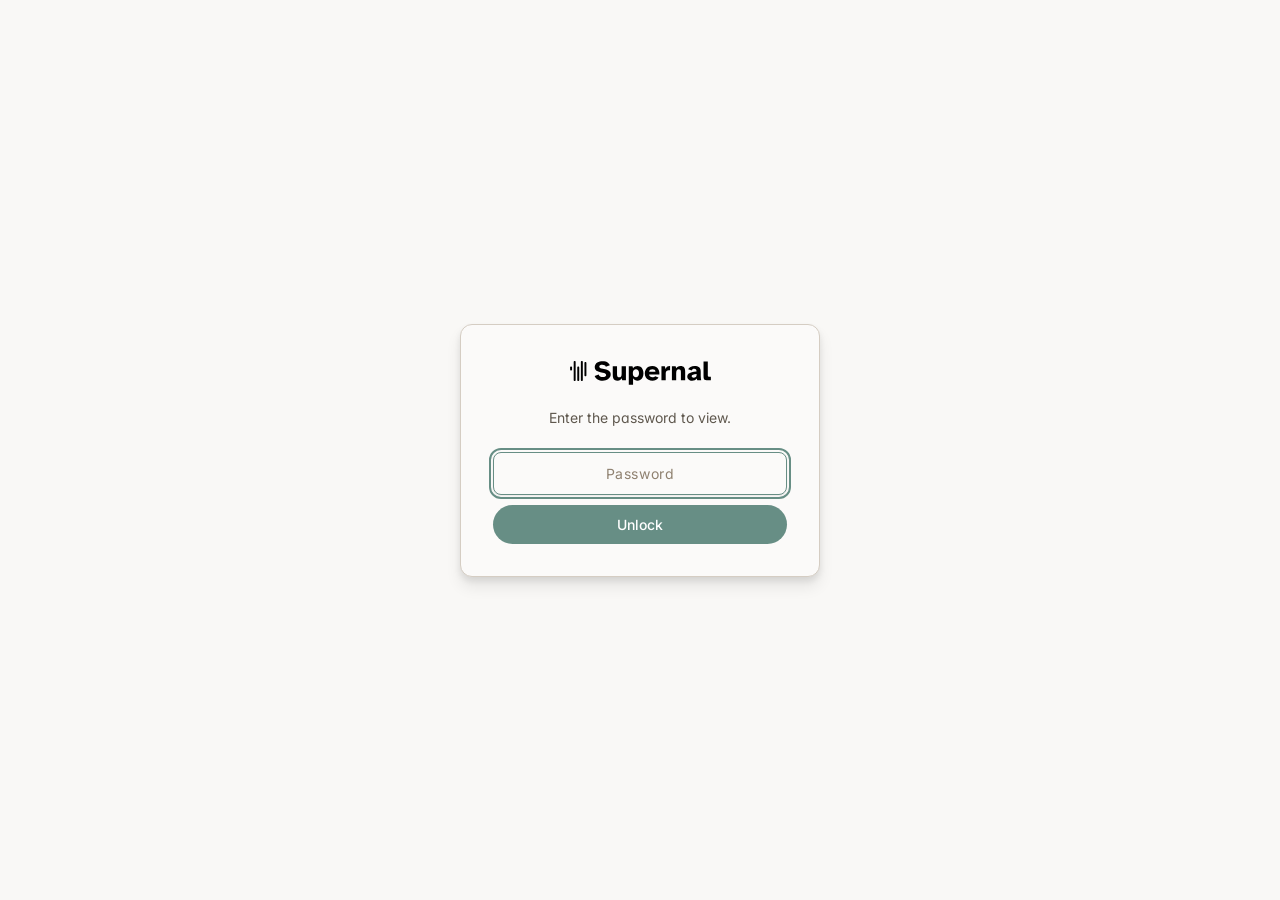
<file: ongoing-training/index.html>
<!DOCTYPE html>
<html lang="en">
<head>
<script>(function(){try{if(localStorage.getItem("supernal_heritage_unlocked")==="1"){document.documentElement.classList.add("unlocked");}else{document.documentElement.classList.add("locked");}}catch(e){document.documentElement.classList.add("locked");}})();</script>
<meta charset="utf-8">
<meta name="viewport" content="width=device-width,initial-scale=1">
<title>Ongoing Training · Supernal &amp; Heritage</title>
<meta name="description" content="Continuous Supernal-led training for the Heritage team across product development, AI Employee operation, and platform stewardship.">
<link rel="icon" type="image/png" href="../assets/favicon.png">
<link rel="stylesheet" href="../styles.css">
</head>
<body>
<div class="proposal-gate" id="proposal-gate" role="dialog" aria-modal="true" aria-labelledby="proposal-gate-title">
  <div class="proposal-gate-card">
    <div class="proposal-gate-logo" role="img" aria-label="Supernal"></div>
    <h1 id="proposal-gate-title" class="visually-hidden">Heritage proposals</h1>
    <p class="proposal-gate-subtitle">Enter the password to view.</p>
    <form id="proposal-gate-form" class="proposal-gate-form" autocomplete="off">
      <label for="proposal-gate-input" class="visually-hidden">Password</label>
      <input type="password" id="proposal-gate-input" placeholder="Password" autocomplete="off" required>
      <button type="submit" class="proposal-gate-button">Unlock</button>
    </form>
    <p id="proposal-gate-error" class="proposal-gate-error" hidden>Incorrect password.</p>
  </div>
</div>

<div class="container">
  <header class="masthead">
    <a class="brand" href="../" aria-label="Supernal"><img src="../assets/supernal-logo.svg" alt="Supernal"></a>
    <div class="meta">
      <span>Engagement for Heritage</span>
    </div>
  </header>

  <a class="back-link" href="../"><span class="arrow">&larr;</span> All proposals</a>

  <div class="hero-grid">
    <section class="hero">
      <p class="kicker">Enablement</p>
      <h1>Ongoing Training</h1>
      <p class="lede">Continuous Supernal-led training so the Heritage team can operate and refine each AI Employee on its own.</p>
    </section>

    <aside class="jd-aside">
      <button class="jd-button" type="button" data-jd-open="jd-modal">
        <span class="jd-button-title">Job Description</span>
        <span class="jd-button-foot">
          <span>Four outcomes you can expect</span>
          <span class="jd-button-arrow">&rarr;</span>
        </span>
      </button>
    </aside>
  </div>
</div>

<div class="container">

  <section class="block">
    <div class="section-grid">
      <p class="section-label">01 / Overview</p>
      <div class="section-body">
        <h2>The brief</h2>
        <p>Supernal trains the Heritage team alongside the build calendar. The goal is operational independence: by the end of each AI Employee's build window, the Heritage team can manage the editorial CMS, review the help-desk knowledge base, and read the right operational signals without Supernal in the loop.</p>
        <p>Training is light-touch and continuous, not a workshop series. Sessions are scheduled around live build milestones so coaching lands when the team is closest to the work.</p>
      </div>
    </div>
  </section>

  <section class="block">
    <div class="section-grid">
      <p class="section-label">02 / Objectives</p>
      <div class="section-body">
        <h2>What success looks like</h2>
        <ul>
          <li>The Heritage team can independently operate <a href="../heritage-strategies-foreman/">Foreman</a>, <a href="../heritage-strategies-crm/">Hank</a>, <a href="../heritage-ai-helpdesk/">Celeste</a>, and <a href="../heritage-website-content/">Stephen</a> after their respective hypercare windows close, alongside Dave, the production AI Employee already running behind the Heritage Vault.</li>
          <li>Heritage can update website content directly in Stephen's lightweight CMS and request design or structural changes from Supernal.</li>
          <li>Heritage's compliance officer can review conversation archives, audit trails, and retention rules without Supernal walkthroughs.</li>
          <li>The team can read the Monday rundown, account health, and prep-protocol cadence without coaching after week 8 of any AI Employee.</li>
          <li>By spring 2027, the Heritage team runs all five AI Employees independently.</li>
        </ul>
      </div>
    </div>
  </section>

  <section class="block">
    <div class="section-grid">
      <p class="section-label">03 / Scope</p>
      <div class="section-body">
        <h2>What the training covers</h2>

        <h3>3.1 &nbsp; Using each AI Employee</h3>
        <ul>
          <li><a href="../heritage-strategies-foreman/">Foreman</a>: capture meetings, approve action items, read the Monday rundown.</li>
          <li><a href="../heritage-strategies-crm/">Hank</a>: read the client record, approve drafts, follow the happy-path checklist.</li>
          <li><a href="../heritage-ai-helpdesk/">Celeste</a>: review escalations and step in when needed.</li>
          <li><a href="../heritage-website-content/">Stephen</a>: update content in the CMS, approve AI-drafted posts and the newsletter, request design changes.</li>
        </ul>

        <h3>3.2 &nbsp; Reading the reports</h3>
        <ul>
          <li>Account health, content performance, help desk metrics, Monday rundown.</li>
          <li>What each color and signal means. What to act on, what to ignore.</li>
        </ul>

        <h3>3.3 &nbsp; Editing and governance</h3>
        <ul>
          <li>Editing the websites in <code>/admin</code>: blog posts, team, testimonials, pricing tiers.</li>
          <li>Compliance reviews of conversation archives.</li>
          <li>Updating happy paths, escalation rules, and tone of voice as Heritage evolves.</li>
        </ul>

        <h3>3.4 &nbsp; How to think and act AI-native</h3>
        <ul>
          <li>Default to the AI first. Ask Foreman, Hank, or Celeste before you ask a colleague.</li>
          <li>Treat AI Employees as teammates. Give them feedback the way you would give it to a person.</li>
          <li>Let the AI draft and do the work; you review and refine. Stop starting from a blank page.</li>
        </ul>
      </div>
    </div>
  </section>

  <section class="block">
    <div class="section-grid">
      <p class="section-label">04 / Cadence</p>
      <div class="section-body">
        <h2>How sessions run</h2>
        <ul>
          <li>Weekly meetings with the Heritage team and PM leads cover ongoing training: what just shipped, what is coming, how to read the platform's signals, and hands-on practice with new features.</li>
          <li>Async question-level coaching by email between sessions. A dedicated Slack or MS Teams channel optional.</li>
          <li>Recorded sessions and a written knowledge handoff at the close of each AI Employee&rsquo;s hypercare window.</li>
        </ul>
      </div>
    </div>
  </section>

  <section class="block">
    <div class="section-grid">
      <p class="section-label">Investment</p>
      <div class="section-body">
        <h2>Pricing</h2>
        <div class="pricing-card">
          <p class="pricing-amount">$1,000 <span class="pricing-amount-meta">/ month</span></p>
        </div>
      </div>
    </div>
  </section>

  <footer class="colophon">
    <span>Supernal AI</span>
  </footer>

</div>

<div class="jd-modal" id="jd-modal" role="dialog" aria-modal="true" aria-hidden="true" aria-labelledby="jd-modal-title">
  <div class="jd-modal-backdrop" data-jd-close></div>
  <div class="jd-modal-content">
    <button class="jd-modal-close" type="button" aria-label="Close" data-jd-close>&times;</button>
    <h2 id="jd-modal-title">Training &middot; Job Description</h2>
    <p class="jd-modal-subtitle">Four outcomes from Supernal training.</p>
    <ol class="jd-modal-list">
      <li>
        <span class="action">One 30 minute briefing for the team per month. That is the only meeting on your calendar.</span>
        <span class="when">Available around Jul 2026</span>
      </li>
      <li>
        <span class="action">Ask anything by Slack or MS Teams between sessions. No scheduling, no coordination.</span>
        <span class="when">Available around Jul 2026</span>
      </li>
      <li>
        <span class="action">Watch session recordings on your own time.</span>
        <span class="when">Available around Jul 2026</span>
      </li>
      <li>
        <span class="action">Around April 2027, you can say "I run an AI native firm" and back it with five working AI Employees the team uses every day.</span>
        <span class="when">Available around Apr 2027</span>
      </li>
    </ol>
  </div>
</div>

<script src="../app.js" defer></script>

</body>
</html>
</file>
<file: styles.css>
/* Supernal proposal stylesheet — brand-compliant */

@import url('https://fonts.googleapis.com/css2?family=Lora:wght@500;600&family=Inter:wght@400;500;600&family=JetBrains+Mono&display=swap');

:root {
  --bg-page: hsl(33 20% 97%);
  --bg-card: hsl(33 20% 98%);
  --bg-card-hover: hsl(33 28% 93%);
  --bg-sidebar: hsl(33 22% 87%);
  --bg-muted: hsl(33 22% 89%);
  --fg: hsl(33 4% 6%);
  --fg-muted: hsl(33 10% 34%);
  --fg-placeholder: hsl(33 12% 50%);
  --border: hsl(33 18% 80%);
  --border-subtle: hsl(33 22% 89%);
  --border-strong: hsl(33 14% 67%);
  --action: hsl(167 16% 48%);
  --action-hover: hsl(167 14% 34%);
  --action-subtle: hsl(167 14% 90%);
  --action-fg: hsl(0 0% 100%);
  --shadow-color: hsl(33 4% 6% / 0.08);
}

*, *::before, *::after { box-sizing: border-box; }

html { -webkit-text-size-adjust: 100%; }

body {
  margin: 0;
  background: var(--bg-page);
  color: var(--fg);
  font-family: 'Inter', -apple-system, BlinkMacSystemFont, sans-serif;
  font-size: 1rem;
  line-height: 1.6;
  font-feature-settings: 'ss01', 'cv11';
  -webkit-font-smoothing: antialiased;
  -moz-osx-font-smoothing: grayscale;
}

/* ── Layout ───────────────────────────────────────── */

.container {
  max-width: 1080px;
  margin: 0 auto;
  padding: 0 32px;
}

.container--narrow {
  max-width: 760px;
}

/* ── Masthead ─────────────────────────────────────── */

.masthead {
  display: flex;
  justify-content: space-between;
  align-items: center;
  padding: 32px 0;
  border-bottom: 1px solid var(--border);
  font-size: 0.8125rem;
  letter-spacing: 0.08em;
  text-transform: uppercase;
  color: var(--fg-muted);
}

.masthead .brand {
  display: inline-flex;
  align-items: center;
  border-bottom: none;
}

.masthead .brand:hover { border-bottom: none; }

.masthead .brand img {
  display: block;
  height: 16px;
  width: auto;
}

.masthead .meta {
  display: flex;
  gap: 24px;
}

/* ── Back link ────────────────────────────────────── */

.back-link {
  display: inline-flex;
  align-items: center;
  gap: 8px;
  margin: 28px 0 0;
  padding: 8px 14px 8px 12px;
  font-size: 0.8125rem;
  font-weight: 500;
  letter-spacing: 0.02em;
  color: var(--fg-muted);
  background: transparent;
  border: 1px solid var(--border);
  border-radius: 9999px;
  text-decoration: none;
  transition: color 200ms ease, border-color 200ms ease, background-color 200ms ease;
}

.back-link:hover {
  color: var(--fg);
  border-color: var(--border-strong);
  background: var(--action-subtle);
}

.back-link .arrow {
  display: inline-block;
  transition: transform 200ms ease;
  font-family: 'Inter', sans-serif;
  line-height: 1;
}

.back-link:hover .arrow { transform: translateX(-2px); }

/* ── Hero ─────────────────────────────────────────── */

.hero {
  padding: 120px 0 96px;
  max-width: 720px;
}

.kicker {
  font-size: 0.8125rem;
  font-weight: 500;
  letter-spacing: 0.12em;
  text-transform: uppercase;
  color: var(--action);
  margin: 0 0 24px;
}

h1 {
  font-family: 'Lora', Georgia, serif;
  font-size: clamp(2.5rem, 6vw, 4rem);
  font-weight: 600;
  line-height: 1.1;
  letter-spacing: -0.02em;
  margin: 0 0 32px;
}

.lede {
  font-size: 1.25rem;
  line-height: 1.55;
  color: var(--fg-muted);
  margin: 0;
  max-width: 600px;
}

/* ── Sections ─────────────────────────────────────── */

section.block {
  padding: 80px 0;
  border-top: 1px solid var(--border);
}

.section-grid {
  display: grid;
  grid-template-columns: 200px 1fr;
  gap: 64px;
}

.section-grid > .section-label {
  font-size: 0.8125rem;
  font-weight: 500;
  letter-spacing: 0.12em;
  text-transform: uppercase;
  color: var(--fg-muted);
  margin: 0;
  padding-top: 8px;
}

.section-grid > .section-body {
  min-width: 0;
}

@media (max-width: 720px) {
  .section-grid {
    grid-template-columns: 1fr;
    gap: 16px;
  }
}

h2 {
  font-family: 'Lora', Georgia, serif;
  font-size: 2.25rem;
  font-weight: 600;
  line-height: 1.2;
  letter-spacing: -0.01em;
  margin: 0 0 32px;
}

h3 {
  font-family: 'Inter', sans-serif;
  font-size: 1.125rem;
  font-weight: 600;
  line-height: 1.3;
  letter-spacing: -0.005em;
  margin: 32px 0 12px;
  color: var(--fg);
}

h4 {
  font-family: 'Inter', sans-serif;
  font-size: 0.8125rem;
  font-weight: 500;
  letter-spacing: 0.1em;
  text-transform: uppercase;
  color: var(--fg-muted);
  margin: 24px 0 8px;
}

p { margin: 0 0 16px; }

p + p { margin-top: 0; }

/* ── Lists ────────────────────────────────────────── */

ul, ol {
  margin: 0 0 16px;
  padding-left: 22px;
}

li {
  margin-bottom: 6px;
  line-height: 1.6;
}

li::marker {
  color: var(--fg-placeholder);
}

ul.unbulleted {
  list-style: none;
  padding-left: 0;
}

ul.unbulleted > li {
  padding-left: 0;
}

/* ── Tables ───────────────────────────────────────── */

.table-wrap {
  overflow-x: auto;
  margin: 16px 0 24px;
  border: 1px solid var(--border);
  border-radius: 8px;
  background: var(--bg-card);
}

table {
  width: 100%;
  border-collapse: collapse;
  font-size: 0.875rem;
}

th, td {
  text-align: left;
  padding: 14px 20px;
  vertical-align: top;
  border-bottom: 1px solid var(--border);
}

tbody tr:last-child th,
tbody tr:last-child td {
  border-bottom: none;
}

th {
  font-weight: 500;
  font-size: 0.75rem;
  letter-spacing: 0.08em;
  text-transform: uppercase;
  color: var(--fg-muted);
  background: var(--bg-muted);
}

td.col-phase, td.col-item {
  font-weight: 500;
  color: var(--fg);
}

td.col-phase {
  width: 24%;
  min-width: 200px;
}

td.col-meta {
  color: var(--fg-muted);
  white-space: nowrap;
  width: 1%;
}

/* ── Cards ────────────────────────────────────────── */

.card {
  background: var(--bg-card);
  border: 1px solid var(--border);
  border-radius: 12px;
  padding: 28px;
}

.scope-grid {
  display: grid;
  grid-template-columns: repeat(auto-fit, minmax(280px, 1fr));
  gap: 16px;
  margin-top: 24px;
}

.scope-card h3 {
  margin-top: 0;
}

.scope-card ul {
  margin-bottom: 0;
}

/* ── Option cards + video embeds ──────────────────── */

.option-grid {
  display: grid;
  grid-template-columns: repeat(2, 1fr);
  gap: 24px;
  margin-top: 40px;
}

@media (max-width: 760px) {
  .option-grid {
    grid-template-columns: 1fr;
  }
}

.option-card {
  padding: 0;
  overflow: hidden;
  display: flex;
  flex-direction: column;
  transition: border-color 200ms ease, box-shadow 200ms ease, transform 200ms ease;
}

.option-card:hover {
  border-color: var(--border-strong);
  box-shadow: 0 14px 36px -18px hsl(33 22% 18% / 0.28);
  transform: translateY(-2px);
}

.video-embed {
  position: relative;
  width: 100%;
  aspect-ratio: 16 / 9;
  overflow: hidden;
  background: hsl(33 4% 6%);
  border-bottom: 1px solid var(--border);
}

.video-embed iframe {
  position: absolute;
  inset: 0;
  width: 100%;
  height: 100%;
  border: 0;
}

.option-card-body {
  padding: 26px 28px 30px;
  display: flex;
  flex-direction: column;
  flex: 1;
}

.option-card-head {
  display: flex;
  align-items: center;
  justify-content: space-between;
  gap: 12px;
  margin-bottom: 14px;
}

.option-tag {
  font-family: 'JetBrains Mono', ui-monospace, monospace;
  font-size: 0.6875rem;
  letter-spacing: 0.1em;
  text-transform: uppercase;
  color: var(--fg-muted);
  margin: 0;
  padding: 4px 11px;
  border: 1px solid var(--border);
  border-radius: 9999px;
  white-space: nowrap;
}

.option-price {
  font-family: 'JetBrains Mono', ui-monospace, monospace;
  font-size: 1.625rem;
  font-weight: 500;
  color: var(--fg);
  letter-spacing: -0.02em;
  white-space: nowrap;
}

.option-card h3 {
  margin: 0 0 6px;
  font-size: 1.375rem;
}

.option-blurb {
  color: var(--fg-muted);
  margin: 0 0 18px;
  font-size: 0.95rem;
  line-height: 1.5;
}

.option-card ul {
  margin: 0;
}

.option-note {
  margin: 30px 0 0;
  color: var(--fg-muted);
  font-size: 0.95rem;
}

/* ── Buttons ──────────────────────────────────────── */

.button-primary,
.button-ghost {
  display: inline-flex;
  align-items: center;
  gap: 8px;
  padding: 14px 22px;
  border-radius: 9999px;
  font-family: 'Inter', sans-serif;
  font-weight: 500;
  font-size: 0.875rem;
  letter-spacing: 0.01em;
  text-decoration: none;
  cursor: pointer;
  transition: background-color 200ms ease, border-color 200ms ease;
  border: 1px solid transparent;
}

.button-primary {
  background: var(--action);
  color: var(--action-fg);
}

.button-primary:hover {
  background: var(--action-hover);
}

.button-primary:focus-visible {
  outline: 2px solid var(--action);
  outline-offset: 2px;
}

.button-ghost {
  background: transparent;
  color: var(--fg);
  border-color: var(--border);
}

.button-ghost:hover {
  background: var(--action-subtle);
  border-color: var(--border-strong);
}

/* ── Footer / Next step ───────────────────────────── */

.next-step {
  padding: 96px 0 120px;
  border-top: 1px solid var(--border);
  margin-top: 80px;
}

.next-step h2 {
  margin-bottom: 16px;
}

.next-step p {
  font-size: 1.125rem;
  color: var(--fg-muted);
  margin-bottom: 32px;
  max-width: 560px;
}

.next-step .actions {
  display: flex;
  flex-wrap: wrap;
  gap: 12px;
}

footer.colophon {
  padding: 40px 0 60px;
  border-top: 1px solid var(--border);
  font-size: 0.8125rem;
  color: var(--fg-muted);
  display: flex;
  justify-content: center;
  flex-wrap: wrap;
  gap: 16px;
}

footer.colophon a {
  color: var(--fg-muted);
  text-decoration: none;
  border-bottom: 1px solid var(--border);
}

footer.colophon a:hover { color: var(--fg); }

/* ── Inline elements ──────────────────────────────── */

a {
  color: var(--action);
  text-decoration: none;
  border-bottom: 1px solid var(--action-subtle);
  transition: border-color 200ms ease;
}

a:hover { border-bottom-color: var(--action); }

code, kbd, samp, pre {
  font-family: 'JetBrains Mono', ui-monospace, monospace;
  font-size: 0.92em;
}

code {
  background: var(--bg-muted);
  padding: 2px 6px;
  border-radius: 4px;
}

strong { font-weight: 600; }

hr {
  border: 0;
  border-top: 1px solid var(--border);
  margin: 48px 0;
}

/* ── Index page ───────────────────────────────────── */

.index-list {
  display: grid;
  gap: 16px;
  margin-top: 24px;
  margin-bottom: 0;
}

.client-block {
  padding: 80px 0 0;
  margin-bottom: 24px;
}

.client-block:first-of-type { padding-top: 24px; }

.client-block + .client-block { padding-top: 56px; }

.client-block-header {
  display: grid;
  grid-template-columns: 200px 1fr;
  gap: 64px;
  margin-bottom: 32px;
}

.client-block-header .section-label {
  font-size: 0.8125rem;
  font-weight: 500;
  letter-spacing: 0.12em;
  text-transform: uppercase;
  color: var(--fg-muted);
  margin: 0;
  padding-top: 8px;
}

.client-block-header h2 {
  font-size: 1.875rem;
  margin: 0 0 12px;
}

.client-block-header p {
  color: var(--fg-muted);
  font-size: 1rem;
  margin: 0;
  max-width: 580px;
}

@media (max-width: 720px) {
  .client-block-header {
    grid-template-columns: 1fr;
    gap: 16px;
  }
}

.client-block:last-of-type {
  margin-bottom: 120px;
}

.index-card {
  position: relative;
  display: block;
  background: var(--bg-card);
  border: 1px solid var(--border);
  border-radius: 12px;
  padding: 32px 64px 32px 32px;
  text-decoration: none;
  color: inherit;
  border-bottom: 1px solid var(--border);
  transition: border-color 200ms ease, transform 200ms ease, box-shadow 200ms ease;
}

.index-card::after {
  content: "Click to see more";
  position: absolute;
  top: 24px;
  right: 24px;
  padding: 7px 34px 7px 14px;
  background-color: var(--bg-muted);
  background-image: url("data:image/svg+xml,%3Csvg xmlns='http://www.w3.org/2000/svg' viewBox='0 0 12 12' fill='none' stroke='%23736b62' stroke-width='1.4' stroke-linecap='round' stroke-linejoin='round'%3E%3Cpath d='M4 3h5v5'/%3E%3Cpath d='M9 3 3.5 8.5'/%3E%3C/svg%3E");
  background-repeat: no-repeat;
  background-position: right 12px center;
  background-size: 14px 14px;
  border: 1px solid var(--border-subtle);
  border-radius: 999px;
  font-size: 0.75rem;
  line-height: 1;
  color: var(--fg-muted);
  letter-spacing: 0.01em;
  white-space: nowrap;
  pointer-events: none;
  opacity: 0.85;
  transition: opacity 200ms ease, background-color 200ms ease, border-color 200ms ease;
}

.index-card:hover {
  border-color: var(--border-strong);
  transform: translateY(-1px);
  box-shadow: 0 4px 6px var(--shadow-color);
}

.index-card:hover::after {
  opacity: 1;
  background-color: var(--bg-card-hover);
  border-color: var(--border);
}

@media (max-width: 720px) {
  .index-card::after {
    display: none;
  }
}

.index-card .kicker { color: var(--action); margin-bottom: 12px; }

.index-card h2 {
  font-size: 1.5rem;
  margin: 0 0 8px;
  font-family: 'Lora', Georgia, serif;
  font-weight: 600;
  line-height: 1.25;
  letter-spacing: -0.01em;
}

.index-card p {
  color: var(--fg-muted);
  margin: 0;
}

/* ── Related SOWs (within a SOW page) ─────────────── */

.related-grid {
  display: grid;
  grid-template-columns: repeat(auto-fit, minmax(260px, 1fr));
  gap: 16px;
  margin-top: 24px;
}

.related-card {
  display: block;
  background: var(--bg-card);
  border: 1px solid var(--border);
  border-radius: 12px;
  padding: 24px;
  text-decoration: none;
  color: inherit;
  transition: border-color 200ms ease, transform 200ms ease;
}

.related-card:hover {
  border-color: var(--border-strong);
  transform: translateY(-1px);
}

.related-card .kicker {
  color: var(--action);
  margin-bottom: 8px;
  font-size: 0.75rem;
}

.related-card h3 {
  margin: 0 0 6px;
  font-family: 'Lora', Georgia, serif;
  font-size: 1.125rem;
  font-weight: 600;
  line-height: 1.25;
}

.related-card p {
  color: var(--fg-muted);
  font-size: 0.875rem;
  margin: 0;
  line-height: 1.5;
}

/* ── Inline SOW links inside body tables ─────────── */

td a, p a {
  color: var(--fg);
  border-bottom-color: var(--border);
}

td a:hover, p a:hover {
  border-bottom-color: var(--action);
}

.index-card--static {
  cursor: default;
  padding-right: 32px;
}

.index-card--static::after {
  display: none;
}

.index-card--static:hover {
  transform: none;
  border-color: var(--border);
  box-shadow: none;
}

/* ── Password gate ────────────────────────────────── */

.proposal-gate { display: none; }

html.locked body > *:not(.proposal-gate):not(script) {
  display: none !important;
}

html.locked .proposal-gate {
  display: flex;
  position: fixed;
  inset: 0;
  background: var(--bg-page);
  align-items: center;
  justify-content: center;
  padding: 32px;
  z-index: 40;
}

.proposal-gate-card {
  width: 100%;
  max-width: 360px;
  background: var(--bg-card);
  border: 1px solid var(--border);
  border-radius: 12px;
  padding: 36px 32px 32px;
  text-align: center;
  box-shadow: 0 10px 15px var(--shadow-color), 0 4px 6px var(--shadow-color);
}

.proposal-gate-logo {
  width: 144px;
  height: 24px;
  margin: 0 auto 22px;
  background-image: url("data:image/svg+xml,%3Csvg%20width%3D%22176%22%20height%3D%2230%22%20viewBox%3D%220%200%20176%2030%22%20fill%3D%22none%22%20xmlns%3D%22http%3A%2F%2Fwww.w3.org%2F2000%2Fsvg%22%3E%20%3Cg%20clip-path%3D%22url%28%23clip0_11274_2782%29%22%3E%20%3Cpath%20d%3D%22M172.551%2024.1383C171.123%2024.1383%20169.987%2024.0218%20169.144%2023.7869C168.3%2023.5284%20167.692%2023.0488%20167.316%2022.3442C166.965%2021.6179%20166.789%2020.5738%20166.789%2019.214V0.637695H172.13V17.8068C172.13%2018.6278%20172.294%2019.1666%20172.622%2019.4252C172.95%2019.6601%20173.558%2019.7764%20174.449%2019.7764H175.96V24.1383H172.553H172.551Z%22%20fill%3D%22black%22%2F%3E%20%3Cpath%20d%3D%22M152.462%2024.5605C151.362%2024.5605%20150.354%2024.3493%20149.44%2023.9269C148.525%2023.5046%20147.8%2022.9184%20147.261%2022.1684C146.722%2021.3947%20146.453%2020.4789%20146.453%2019.4249C146.453%2017.994%20146.945%2016.8572%20147.929%2016.0124C148.936%2015.1677%20150.307%2014.5342%20152.039%2014.1118C153.774%2013.6894%20155.765%2013.3973%20158.013%2013.2315C158.013%2011.9881%20157.813%2011.1098%20157.416%2010.5927C157.017%2010.0776%20156.245%209.81902%20155.097%209.81902C154.37%209.81902%20153.726%209.99468%20153.165%2010.346C152.626%2010.6736%20152.263%2011.1907%20152.077%2011.8934L147.579%2010.2749C148.164%209.10257%20149.138%208.12954%20150.495%207.35389C151.877%206.5802%20153.562%206.19336%20155.553%206.19336C158.036%206.19336%20159.944%206.74402%20161.28%207.84731C162.615%208.9506%20163.283%2010.8256%20163.283%2013.4763V17.3111C163.283%2018.0611%20163.306%2018.8703%20163.354%2019.7388C163.401%2020.6072%20163.47%2021.4282%20163.565%2022.2019C163.658%2022.9756%20163.765%2023.621%20163.881%2024.1361H158.927L158.295%2022.0263C157.639%2022.9401%20156.808%2023.5973%20155.8%2023.996C154.817%2024.371%20153.704%2024.5585%20152.462%2024.5585V24.5605ZM154.429%2020.9013C155.484%2020.9013%20156.361%2020.619%20157.064%2020.0565C157.768%2019.494%20158.119%2018.4144%20158.119%2016.8197V16.3973C156.268%2016.5611%20154.781%2016.8197%20153.657%2017.171C152.533%2017.4986%20151.97%2018.1203%20151.97%2019.0361C151.97%2019.5986%20152.205%2020.0565%20152.673%2020.4079C153.142%2020.7355%20153.728%2020.9013%20154.429%2020.9013Z%22%20fill%3D%22black%22%2F%3E%20%3Cpath%20d%3D%22M127.262%2024.1382V6.68873H131.935L132.603%209.00979C133.002%208.35255%20133.658%207.719%20134.57%207.10913C135.507%206.49926%20136.642%206.19531%20137.978%206.19531C140.226%206.19531%20141.761%206.82886%20142.58%208.09597C143.424%209.33939%20143.844%2011.1453%20143.844%2013.5137V24.1382H138.503V14.8499C138.503%2014.0289%20138.456%2013.2789%20138.363%2012.598C138.27%2011.917%20138.035%2011.3782%20137.66%2010.9795C137.308%2010.5572%20136.7%2010.346%20135.833%2010.346C134.709%2010.346%20133.889%2010.7565%20133.373%2011.5775C132.858%2012.3749%20132.601%2013.571%20132.601%2015.1657V24.1362H127.26L127.262%2024.1382Z%22%20fill%3D%22black%22%2F%3E%20%3Cpath%20d%3D%22M114.189%2024.1382V6.68893H118.405L119.353%209.89023C119.892%208.48299%20120.629%207.49814%20121.567%206.93564C122.504%206.37314%20123.639%206.12641%20124.975%206.19746V11.5442C124.694%2011.4968%20124.447%2011.4731%20124.238%2011.4731C124.027%2011.4494%20123.793%2011.4376%20123.535%2011.4376C122.247%2011.4376%20121.251%2011.7416%20120.548%2012.3514C119.868%2012.9613%20119.529%2013.958%20119.529%2015.3415V24.1362H114.188L114.189%2024.1382Z%22%20fill%3D%22black%22%2F%3E%20%3Cpath%20d%3D%22M102.932%2024.5603C101.057%2024.5603%2099.3938%2024.1972%2097.9419%2023.4689C96.5138%2022.7189%2095.3879%2021.6511%2094.5681%2020.2676C93.7721%2018.8841%2093.373%2017.2302%2093.373%2015.3078C93.373%2013.3854%2093.7938%2011.8479%2094.6372%2010.4881C95.5044%209.12819%2096.6402%208.07227%2098.0447%207.32227C99.4728%206.57227%20101.031%206.19727%20102.718%206.19727C104.638%206.19727%20106.278%206.65516%20107.637%207.56898C109.019%208.46108%20110.06%209.70253%20110.764%2011.2992C111.467%2012.8703%20111.759%2014.6881%20111.643%2016.7525H98.7479C98.8407%2017.9723%2099.2871%2018.8861%20100.083%2019.496C100.903%2020.1057%20101.806%2020.4097%20102.789%2020.4097C103.609%2020.4097%20104.312%2020.2932%20104.897%2020.0584C105.505%2019.7998%20105.974%2019.4841%20106.301%2019.1091L110.552%2020.6564C109.64%2021.9926%20108.49%2022.9774%20107.109%2023.611C105.75%2024.2446%20104.358%2024.5603%20102.928%2024.5603H102.932ZM98.7498%2013.5828H106.691C106.667%2012.4578%20106.28%2011.6131%20105.531%2011.0506C104.782%2010.4644%20103.892%2010.1703%20102.86%2010.1703C101.829%2010.1703%20100.952%2010.4407%20100.154%2010.9795C99.3819%2011.5183%2098.9138%2012.3867%2098.7498%2013.5828Z%22%20fill%3D%22black%22%2F%3E%20%3Cpath%20d%3D%22M73.3574%2029.8025V6.68871H77.9954L78.6987%209.08082C79.2616%208.11963%2080.0458%207.40319%2081.0532%206.93542C82.0843%206.442%2083.068%206.19727%2084.0043%206.19727C85.5036%206.19727%2086.8271%206.57227%2087.9747%207.32227C89.1461%208.07227%2090.0587%209.14003%2090.7145%2010.5236C91.3703%2011.8834%2091.6982%2013.5137%2091.6982%2015.4144C91.6982%2017.315%2091.3703%2018.9552%2090.7145%2020.3406C90.0587%2021.7005%2089.1461%2022.7446%2087.9747%2023.4728C86.8271%2024.1992%2085.5036%2024.5643%2084.0043%2024.5643C83.068%2024.5643%2082.0843%2024.3176%2081.0532%2023.8261C80.0458%2023.3327%2079.2616%2022.6064%2078.6987%2021.6452V29.8084H73.3574V29.8025ZM82.3174%2020.4097C83.3485%2020.4097%2084.2374%2019.9873%2084.988%2019.1427C85.7604%2018.2979%2086.1475%2017.0545%2086.1475%2015.4124C86.1475%2013.7703%2085.7604%2012.5742%2084.988%2011.6821C84.2394%2010.79%2083.3485%2010.3459%2082.3174%2010.3459C81.2863%2010.3459%2080.35%2010.7209%2079.5777%2011.4709C78.829%2012.2209%2078.4537%2013.4999%2078.4537%2015.3058C78.4537%2017.1117%2078.829%2018.3907%2079.5777%2019.2117C80.35%2020.009%2081.2646%2020.4077%2082.3174%2020.4077V20.4097Z%22%20fill%3D%22black%22%2F%3E%20%3Cpath%20d%3D%22M59.3628%2024.5603C57.8161%2024.5603%2056.5993%2024.278%2055.7085%2023.7155C54.8413%2023.1293%2054.2211%2022.2846%2053.8458%2021.1833C53.4942%2020.08%2053.3184%2018.7437%2053.3184%2017.1727V6.68848H58.6596V16.4345C58.6596%2018.0293%2058.8947%2019.097%2059.3628%2019.6358C59.8547%2020.1511%2060.5342%2020.4096%2061.4013%2020.4096C62.4561%2020.4096%2063.2166%2020.0583%2063.6848%2019.3536C64.1766%2018.649%2064.4216%2017.4885%2064.4216%2015.8701V6.68848H69.7964V24.1399H65.1584L64.4196%2021.6767C63.904%2022.5451%2063.2601%2023.2478%2062.4877%2023.7886C61.7391%2024.3037%2060.6961%2024.5622%2059.3608%2024.5622L59.3628%2024.5603Z%22%20fill%3D%22black%22%2F%3E%20%3Cpath%20d%3D%22M40.8406%2024.5602C38.2865%2024.5602%2036.1315%2024.0451%2034.3754%2023.0129C32.6411%2021.957%2031.4125%2020.4905%2030.6855%2018.6155L35.7443%2016.7859C36.0722%2017.9109%2036.6806%2018.7438%2037.5715%2019.2846C38.4841%2019.8234%2039.5863%2020.0938%2040.8742%2020.0938C41.5537%2020.0938%2042.2095%2020.0227%2042.8416%2019.8826C43.4737%2019.7188%2044.0011%2019.4603%2044.4218%2019.1089C44.8426%2018.7339%2045.0539%2018.2405%2045.0539%2017.6307C45.0539%2016.8096%2044.6549%2016.1761%2043.8589%2015.73C43.0628%2015.2603%2042.0317%2014.9089%2040.7675%2014.6741L37.9211%2014.1116C36.6569%2013.853%2035.4737%2013.4662%2034.3734%2012.9511C33.2949%2012.4122%2032.4297%2011.7076%2031.7739%2010.8392C31.1181%209.9471%2030.7902%208.83395%2030.7902%207.49776C30.7902%206.23066%2031.0826%205.14118%2031.6692%204.22539C32.2539%203.31158%2033.0283%202.55961%2033.9883%201.97342C34.972%201.38723%2036.0505%200.953024%2037.2199%200.670787C38.3912%200.36684%2039.5626%200.212891%2040.7339%200.212891C41.9981%200.212891%2043.2169%200.38855%2044.3883%200.739866C45.5833%201.09118%2046.648%201.64382%2047.5863%202.39382C48.5226%203.12013%2049.2376%204.09513%2049.7295%205.31487L44.7043%207.14447C44.4001%206.3471%2043.849%205.73724%2043.053%205.31487C42.2806%204.8925%2041.3423%204.68132%2040.2421%204.68132C39.1418%204.68132%2038.2628%204.88066%2037.5359%205.27934C36.8327%205.65434%2036.4811%206.205%2036.4811%206.93329C36.4811%207.51947%2036.726%208.02474%2037.2179%208.4471C37.7097%208.86947%2038.3537%209.16158%2039.1497%209.32737L42.3122%209.96092C43.2722%2010.1484%2044.2441%2010.3951%2045.2278%2010.6991C46.2115%2010.9813%2047.1142%2011.3682%2047.9339%2011.8596C48.7774%2012.3293%2049.4569%2012.9629%2049.9725%2013.7603C50.488%2014.5576%2050.7448%2015.5662%2050.7448%2016.7859C50.7448%2018.0057%2050.4525%2019.1425%2049.8658%2020.1273C49.3028%2021.0885%2048.5423%2021.8977%2047.5823%2022.555C46.646%2023.2122%2045.5912%2023.7155%2044.4199%2024.0688C43.2485%2024.3964%2042.0534%2024.5622%2040.8367%2024.5622L40.8406%2024.5602Z%22%20fill%3D%22black%22%2F%3E%20%3Cpath%20d%3D%22M4.48633%201.22369C4.48633%200.548686%205.03349%200%205.70904%200C6.3846%200%206.93176%200.546713%206.93176%201.22369V23.6487C6.93176%2024.3237%206.3846%2024.8724%205.70904%2024.8724C5.03349%2024.8724%204.48633%2024.3257%204.48633%2023.6487V1.22369Z%22%20fill%3D%22black%22%2F%3E%20%3Cpath%20d%3D%22M13.4551%201.22369C13.4551%200.548686%2014.0022%200%2014.6778%200C15.3533%200%2015.9005%200.546713%2015.9005%201.22369V23.6487C15.9005%2024.3237%2015.3533%2024.8724%2014.6778%2024.8724C14.0022%2024.8724%2013.4551%2024.3257%2013.4551%2023.6487V1.22369Z%22%20fill%3D%22black%22%2F%3E%20%3Cpath%20d%3D%22M8.9707%208.15532C8.9707%207.48032%209.51786%206.93164%2010.1934%206.93164C10.869%206.93164%2011.4161%207.47835%2011.4161%208.15532V23.6487C11.4161%2024.3237%2010.869%2024.8724%2010.1934%2024.8724C9.51786%2024.8724%208.9707%2024.3257%208.9707%2023.6487V8.15532Z%22%20fill%3D%22black%22%2F%3E%20%3Cpath%20d%3D%22M17.9395%202.44536C17.9395%201.77037%2018.4866%201.22168%2019.1622%201.22168C19.8377%201.22168%2020.3848%201.76839%2020.3848%202.44536V17.9388C20.3848%2018.6138%2019.8377%2019.1625%2019.1622%2019.1625C18.4866%2019.1625%2017.9395%2018.6158%2017.9395%2017.9388V2.44536Z%22%20fill%3D%22black%22%2F%3E%20%3Cpath%20d%3D%22M0%208.15533C0%207.48032%200.54716%206.93164%201.22272%206.93164C1.89827%206.93164%202.44543%207.47835%202.44543%208.15533V10.6007C2.44543%2011.2757%201.89827%2011.8244%201.22272%2011.8244C0.54716%2011.8244%200%2011.2777%200%2010.6007V8.15533Z%22%20fill%3D%22black%22%2F%3E%20%3C%2Fg%3E%20%3Cdefs%3E%20%3CclipPath%20id%3D%22clip0_11274_2782%22%3E%20%3Crect%20width%3D%22176%22%20height%3D%2230%22%20fill%3D%22white%22%2F%3E%20%3C%2FclipPath%3E%20%3C%2Fdefs%3E%20%3C%2Fsvg%3E");
  background-repeat: no-repeat;
  background-position: center;
  background-size: contain;
}

.proposal-gate-eyebrow {
  font-family: 'Inter', sans-serif;
  font-size: 0.6875rem;
  letter-spacing: 0.18em;
  text-transform: uppercase;
  color: var(--fg-muted);
  margin: 0 0 10px;
  font-weight: 600;
}

.proposal-gate-title {
  font-family: 'Lora', Georgia, serif;
  font-size: 1.625rem;
  font-weight: 600;
  letter-spacing: -0.01em;
  line-height: 1.2;
  margin: 0 0 8px;
  color: var(--fg);
}

.proposal-gate-subtitle {
  color: var(--fg-muted);
  font-size: 0.875rem;
  line-height: 1.5;
  margin: 0 0 24px;
}

.proposal-gate-form {
  display: flex;
  flex-direction: column;
  gap: 10px;
}

#proposal-gate-input {
  background: var(--bg-card);
  border: 1px solid var(--border);
  border-radius: 8px;
  padding: 12px 14px;
  font-family: 'Inter', sans-serif;
  font-size: 0.875rem;
  width: 100%;
  box-shadow: 0 1px 2px var(--shadow-color);
  text-align: center;
  letter-spacing: 0.04em;
  color: var(--fg);
}

#proposal-gate-input::placeholder {
  color: var(--fg-placeholder);
  letter-spacing: 0.04em;
}

#proposal-gate-input:focus {
  outline: 2px solid var(--action);
  outline-offset: 2px;
  border-color: var(--action);
}

.proposal-gate-button {
  background: var(--action);
  color: var(--action-fg);
  border: none;
  border-radius: 9999px;
  padding: 11px 22px;
  font-family: 'Inter', sans-serif;
  font-size: 0.875rem;
  font-weight: 500;
  cursor: pointer;
  letter-spacing: 0.01em;
  transition: background-color 200ms ease;
}

.proposal-gate-button:hover {
  background: var(--action-hover);
}

.proposal-gate-error {
  color: hsl(6 63% 46%);
  font-size: 0.75rem;
  margin: 14px 0 0;
}

.visually-hidden {
  position: absolute;
  width: 1px;
  height: 1px;
  padding: 0;
  margin: -1px;
  overflow: hidden;
  clip: rect(0, 0, 0, 0);
  white-space: nowrap;
  border: 0;
}

/* ── Hero + JD button (opens modal) ───────────────── */

.jd-aside {
  margin-top: 0;
}

.jd-button {
  display: flex;
  flex-direction: column;
  gap: 8px;
  width: 100%;
  text-align: left;
  background: var(--bg-card);
  border: 1px solid var(--border);
  border-radius: 12px;
  padding: 24px 28px 22px;
  cursor: pointer;
  font-family: 'Inter', sans-serif;
  transition: background-color 200ms ease, border-color 200ms ease, transform 200ms ease, box-shadow 200ms ease;
  box-shadow: 0 1px 2px var(--shadow-color);
}

.jd-button:hover {
  background: var(--bg-card-hover);
  border-color: var(--border-strong);
  transform: translateY(-1px);
  box-shadow: 0 4px 6px var(--shadow-color);
}

.jd-button:focus-visible {
  outline: 2px solid var(--action);
  outline-offset: 3px;
}

.jd-button .jd-button-eyebrow {
  font-size: 0.6875rem;
  letter-spacing: 0.14em;
  text-transform: uppercase;
  color: var(--fg-muted);
  font-weight: 600;
}

.jd-button .jd-button-title {
  font-family: 'Lora', Georgia, serif;
  font-size: 1.375rem;
  font-weight: 600;
  letter-spacing: -0.005em;
  line-height: 1.2;
  color: var(--fg);
}

.jd-button .jd-button-foot {
  display: flex;
  justify-content: space-between;
  align-items: center;
  margin-top: 12px;
  padding-top: 14px;
  border-top: 1px solid var(--border-subtle);
  font-size: 0.8125rem;
  color: var(--fg-muted);
  letter-spacing: 0.01em;
}

.jd-button .jd-button-arrow {
  display: inline-block;
  font-family: 'Inter', sans-serif;
  font-size: 1rem;
  color: var(--fg-muted);
  transition: transform 200ms ease, color 200ms ease;
}

.jd-button:hover .jd-button-arrow {
  transform: translateX(2px);
  color: var(--fg);
}

/* ── Modal ───────────────────────────────────────── */

.jd-modal {
  position: fixed;
  inset: 0;
  z-index: 40;
  display: none;
  align-items: center;
  justify-content: center;
  padding: 24px;
}

.jd-modal[aria-hidden="false"] {
  display: flex;
  animation: jd-fade 300ms ease-out;
}

@keyframes jd-fade {
  from { opacity: 0; }
  to { opacity: 1; }
}

.jd-modal-backdrop {
  position: absolute;
  inset: 0;
  background: hsl(33 4% 6% / 0.7);
  cursor: pointer;
}

.jd-modal-content {
  position: relative;
  background: var(--bg-card);
  border: 1px solid var(--border);
  border-radius: 12px;
  padding: 56px 56px 48px;
  max-width: 620px;
  width: 100%;
  max-height: 88vh;
  overflow-y: auto;
  box-shadow: 0 10px 15px var(--shadow-color), 0 4px 6px var(--shadow-color);
  z-index: 1;
  animation: jd-slide 300ms cubic-bezier(0, 0, 0.2, 1);
}

@keyframes jd-slide {
  from { opacity: 0; transform: translateY(12px); }
  to { opacity: 1; transform: translateY(0); }
}

.jd-modal-close {
  position: absolute;
  top: 18px;
  right: 18px;
  width: 36px;
  height: 36px;
  background: transparent;
  border: none;
  border-radius: 50%;
  color: var(--fg-muted);
  font-size: 1.375rem;
  line-height: 1;
  cursor: pointer;
  display: flex;
  align-items: center;
  justify-content: center;
  transition: background 200ms ease, color 200ms ease;
}

.jd-modal-close:hover {
  background: var(--bg-muted);
  color: var(--fg);
}

.jd-modal-eyebrow {
  font-size: 0.6875rem;
  letter-spacing: 0.14em;
  text-transform: uppercase;
  color: var(--fg-muted);
  font-weight: 600;
  margin: 0 0 8px;
}

.jd-modal h2 {
  font-family: 'Lora', Georgia, serif;
  font-size: 1.875rem;
  font-weight: 600;
  line-height: 1.2;
  letter-spacing: -0.01em;
  margin: 0 0 6px;
}

.jd-modal-subtitle {
  color: var(--fg-muted);
  font-size: 0.9375rem;
  margin: 0 0 32px;
  line-height: 1.5;
}

.jd-modal-list {
  list-style: none;
  padding: 0;
  margin: 0;
  counter-reset: jd-counter;
}

.jd-modal-list li {
  counter-increment: jd-counter;
  position: relative;
  padding: 22px 0 22px 44px;
  border-top: 1px solid var(--border-subtle);
}

.jd-modal-list li:first-child {
  border-top: none;
  padding-top: 4px;
}

.jd-modal-list li:last-child {
  padding-bottom: 0;
}

.jd-modal-list li::before {
  content: counter(jd-counter);
  position: absolute;
  left: 0;
  top: 22px;
  width: 28px;
  font-family: 'JetBrains Mono', ui-monospace, monospace;
  font-size: 0.875rem;
  font-weight: 500;
  color: var(--fg-muted);
  letter-spacing: -0.02em;
}

.jd-modal-list li:first-child::before {
  top: 4px;
}

.jd-modal-list .action {
  display: block;
  font-size: 0.96875rem;
  line-height: 1.55;
  color: var(--fg);
}

.jd-modal-list .when {
  display: block;
  font-family: 'JetBrains Mono', ui-monospace, monospace;
  font-size: 0.75rem;
  color: var(--fg-muted);
  margin-top: 10px;
  letter-spacing: -0.01em;
  white-space: nowrap;
}

@media (max-width: 600px) {
  .jd-modal { padding: 16px; }
  .jd-modal-content { padding: 40px 28px 32px; }
  .jd-modal h2 { font-size: 1.5rem; }
}

/* ── Hero + JD card layout ────────────────────────── */

.hero-grid {
  display: grid;
  grid-template-columns: minmax(0, 1fr) 360px;
  gap: 56px;
  align-items: end;
  padding-top: 96px;
  padding-bottom: 64px;
}

.hero-grid .hero {
  padding: 0;
}

.tom-jd {
  background: var(--bg-card);
  border: 1px solid var(--border);
  border-radius: 12px;
  padding: 28px 28px 24px;
  margin-top: 24px;
}

.tom-jd .tom-jd-kicker {
  font-family: 'Inter', sans-serif;
  font-size: 0.6875rem;
  letter-spacing: 0.14em;
  text-transform: uppercase;
  color: var(--fg-muted);
  font-weight: 600;
  margin: 0 0 6px;
}

.tom-jd h2 {
  font-family: 'Lora', Georgia, serif;
  font-size: 1.125rem;
  font-weight: 600;
  line-height: 1.3;
  margin: 0 0 20px;
  letter-spacing: -0.005em;
}

.tom-jd ol {
  list-style: none;
  padding: 0;
  margin: 0;
  counter-reset: tom-jd-counter;
}

.tom-jd ol li {
  counter-increment: tom-jd-counter;
  padding: 14px 0;
  border-top: 1px solid var(--border-subtle);
  font-size: 0.84375rem;
  line-height: 1.5;
  display: grid;
  grid-template-columns: 22px 1fr;
  gap: 8px;
  color: var(--fg);
}

.tom-jd ol li:first-child {
  border-top: none;
  padding-top: 0;
}

.tom-jd ol li:last-child {
  padding-bottom: 0;
}

.tom-jd ol li::before {
  content: counter(tom-jd-counter);
  font-family: 'JetBrains Mono', ui-monospace, monospace;
  font-size: 0.6875rem;
  font-weight: 500;
  color: var(--fg-muted);
  letter-spacing: -0.01em;
  padding-top: 2px;
}

.tom-jd ol li .when {
  display: block;
  font-family: 'JetBrains Mono', ui-monospace, monospace;
  font-size: 0.65625rem;
  color: var(--fg-muted);
  margin-top: 6px;
  letter-spacing: -0.01em;
}

@media (max-width: 960px) {
  .hero-grid {
    grid-template-columns: 1fr;
    gap: 32px;
  }
  .tom-jd { margin-top: 0; }
}

/* ── Phase group (SOW scope-of-work hierarchy) ────── */

.phase-group {
  margin-top: 48px;
  padding-top: 32px;
  border-top: 1px solid var(--border-subtle);
}

.phase-group:first-of-type {
  margin-top: 8px;
  padding-top: 0;
  border-top: none;
}

.phase-group .phase-label {
  font-family: 'Inter', sans-serif;
  font-size: 0.6875rem;
  letter-spacing: 0.14em;
  text-transform: uppercase;
  color: var(--fg-muted);
  margin: 0 0 10px;
  font-weight: 600;
}

.phase-group h3 {
  font-family: 'Lora', Georgia, serif;
  font-size: 1.375rem;
  font-weight: 600;
  line-height: 1.25;
  margin: 0 0 16px;
  letter-spacing: -0.005em;
  color: var(--fg);
}

.phase-group .phase-job {
  color: var(--fg-muted);
  margin: 0 0 20px;
  font-size: 0.9375rem;
  line-height: 1.6;
  max-width: 640px;
}

.phase-group ul {
  margin: 0;
}

.phase-group ul li {
  margin-bottom: 10px;
  line-height: 1.6;
}

/* ── Pricing summary table (index page) ───────────── */

.pricing-section {
  padding: 80px 0 0;
  border-top: 1px solid var(--border);
  margin-top: 16px;
  margin-bottom: 120px;
}

.pricing-section-header {
  display: grid;
  grid-template-columns: 200px 1fr;
  gap: 64px;
  margin-bottom: 48px;
}

.pricing-section-header .section-label {
  font-size: 0.8125rem;
  font-weight: 500;
  letter-spacing: 0.12em;
  text-transform: uppercase;
  color: var(--fg-muted);
  margin: 0;
  padding-top: 8px;
}

.pricing-section-header h2 {
  font-size: 1.875rem;
  margin: 0 0 12px;
}

.pricing-section-header p {
  color: var(--fg-muted);
  margin: 0;
  max-width: 580px;
}

@media (max-width: 720px) {
  .pricing-section-header { grid-template-columns: 1fr; gap: 16px; }
}

.pricing-table-title {
  font-family: 'Inter', sans-serif;
  font-size: 0.6875rem;
  letter-spacing: 0.14em;
  text-transform: uppercase;
  color: var(--fg-muted);
  font-weight: 600;
  margin: 32px 0 12px;
}

.pricing-table-title:first-of-type {
  margin-top: 0;
}

.pricing-table-wrap {
  border: 1px solid var(--border);
  border-radius: 12px;
  background: var(--bg-card);
  overflow: hidden;
  margin-bottom: 16px;
}

.pricing-table {
  width: 100%;
  border-collapse: collapse;
  font-size: 0.9375rem;
}

.pricing-table thead th {
  text-align: left;
  vertical-align: middle;
  padding: 18px 28px;
  font-family: 'Inter', sans-serif;
  font-size: 0.6875rem;
  font-weight: 600;
  letter-spacing: 0.12em;
  text-transform: uppercase;
  color: var(--fg-muted);
  background: var(--bg-muted);
  border-bottom: 1px solid var(--border);
}

.pricing-table thead th.pt-price {
  text-align: right;
  padding-right: 32px;
}

.pricing-table tbody td {
  padding: 20px 28px;
  border-bottom: 1px solid var(--border-subtle);
  vertical-align: top;
}

.pricing-table tbody tr:last-child td {
  border-bottom: 1px solid var(--border);
}

.pricing-table .pt-item-name {
  font-family: 'Lora', Georgia, serif;
  font-size: 1.0625rem;
  font-weight: 600;
  line-height: 1.25;
  letter-spacing: -0.005em;
  color: var(--fg);
}

.pricing-table .pt-item-meta {
  font-family: 'Inter', sans-serif;
  font-size: 0.75rem;
  color: var(--fg-muted);
  margin-top: 4px;
  letter-spacing: 0.06em;
  text-transform: uppercase;
}

.pricing-table .pt-type {
  color: var(--fg-muted);
  font-size: 0.8125rem;
  letter-spacing: 0.04em;
}

.pricing-table .pt-price {
  font-family: 'JetBrains Mono', ui-monospace, monospace;
  font-weight: 500;
  font-size: 1rem;
  color: var(--fg);
  text-align: right;
  letter-spacing: -0.02em;
  white-space: nowrap;
  padding-right: 32px;
}

.pricing-table .pt-price-unit {
  font-family: 'Inter', sans-serif;
  font-weight: 400;
  font-size: 0.75rem;
  color: var(--fg-muted);
  margin-left: 4px;
  letter-spacing: 0;
}

.pricing-table tfoot td {
  padding: 18px 28px;
  background: var(--bg-card-hover);
  border-top: 1px solid var(--border);
  border-bottom: 1px solid var(--border-subtle);
}

.pricing-table tfoot tr:last-child td {
  border-bottom: none;
}

.pricing-table tfoot .pt-total-label {
  font-family: 'Inter', sans-serif;
  font-size: 0.8125rem;
  font-weight: 500;
  color: var(--fg);
  letter-spacing: 0.04em;
}

.pricing-table tfoot .pt-price {
  font-size: 1.0625rem;
  font-weight: 600;
}

/* ── Pricing block (per SOW page) ─────────────────── */

.pricing-card {
  background: var(--bg-card);
  border: 1px solid var(--border);
  border-radius: 12px;
  padding: 36px 40px;
  margin-top: 8px;
  display: inline-block;
  min-width: 320px;
}

.pricing-amount {
  font-family: 'JetBrains Mono', ui-monospace, monospace;
  font-size: 2.375rem;
  font-weight: 500;
  color: var(--fg);
  margin: 0 0 8px;
  letter-spacing: -0.02em;
  line-height: 1.1;
}

.pricing-amount .pricing-amount-meta {
  font-size: 1rem;
  color: var(--fg-muted);
  margin-left: 6px;
  font-weight: 400;
  letter-spacing: -0.01em;
}

.pricing-amount.pricing-amount--tbd {
  color: var(--fg-placeholder);
  font-style: italic;
}

.pricing-meta {
  color: var(--fg-muted);
  font-size: 0.875rem;
  margin: 0;
  max-width: 460px;
  line-height: 1.5;
}

/* ── Timeline ─────────────────────────────────────── */

.timeline-section {
  padding: 80px 0 0;
  border-top: 1px solid var(--border);
  margin-top: 80px;
  margin-bottom: 120px;
}

.timeline-section-header {
  display: grid;
  grid-template-columns: 200px 1fr;
  gap: 64px;
  margin-bottom: 48px;
}

.timeline-section-header .section-label {
  font-size: 0.8125rem;
  font-weight: 500;
  letter-spacing: 0.12em;
  text-transform: uppercase;
  color: var(--fg-muted);
  margin: 0;
  padding-top: 8px;
}

.timeline-section-header h2 {
  font-size: 1.875rem;
  margin: 0 0 12px;
}

.timeline-section-header p {
  color: var(--fg-muted);
  margin: 0;
  max-width: 580px;
}

@media (max-width: 720px) {
  .timeline-section-header { grid-template-columns: 1fr; gap: 16px; }
}

.timeline {
  display: grid;
  grid-template-columns: 320px 1fr;
  column-gap: 32px;
}

.timeline-axis-spacer { display: block; }

.timeline-axis {
  display: grid;
  grid-template-columns: repeat(7, 1fr);
  font-size: 0.6875rem;
  font-weight: 500;
  letter-spacing: 0.1em;
  text-transform: uppercase;
  color: var(--fg-muted);
  padding-bottom: 12px;
  border-bottom: 1px solid var(--border);
  margin-bottom: 8px;
}

.timeline-axis span {
  padding-left: 8px;
  border-left: 1px solid var(--border);
}

.timeline-axis span:first-child { border-left: none; padding-left: 0; }

.timeline-info {
  padding: 18px 0;
  border-bottom: 1px solid var(--border);
}

.timeline-info .kicker {
  font-size: 0.6875rem;
  letter-spacing: 0.1em;
  margin-bottom: 4px;
  color: var(--fg-muted);
}

.timeline-info h3 {
  font-family: 'Lora', Georgia, serif;
  font-size: 1.125rem;
  font-weight: 600;
  line-height: 1.25;
  margin: 0 0 6px;
}

.timeline-info h3 a {
  color: inherit;
  border-bottom: none;
}

.timeline-info h3 a:hover { color: var(--action); border-bottom: none; }

.timeline-info .meta {
  font-size: 0.75rem;
  color: var(--fg-muted);
  margin: 0;
  font-family: 'JetBrains Mono', ui-monospace, monospace;
  letter-spacing: -0.01em;
}

.timeline-info .price-line {
  font-size: 0.8125rem;
  margin-top: 4px;
}

.timeline-info .price-line .price {
  color: var(--fg);
  font-family: 'JetBrains Mono', ui-monospace, monospace;
  font-weight: 500;
  margin-right: 4px;
}

.timeline-info .price-line .price--tbd { color: var(--fg-placeholder); font-style: italic; }

.timeline-track {
  position: relative;
  padding: 18px 0;
  border-bottom: 1px solid var(--border);
}

.timeline-track::before {
  content: "";
  position: absolute;
  top: 50%;
  left: 0;
  right: 0;
  height: 1px;
  background: var(--border-subtle);
  transform: translateY(-50%);
}

.timeline-bar {
  position: absolute;
  top: 50%;
  transform: translateY(-50%);
  height: 8px;
  border-radius: 9999px;
  background: var(--action);
  min-width: 8px;
}

.timeline-bar--video { background: hsl(9 41% 55%); }
.timeline-bar--training { background: hsl(64 13% 45%); }
.timeline-bar--mrr { background: hsl(32 73% 69%); }
.timeline-bar--build { background: var(--action); }

@media (max-width: 720px) {
  .timeline { grid-template-columns: 1fr; row-gap: 16px; }
  .timeline-axis-spacer { display: none; }
  .timeline-axis { font-size: 0.625rem; }
  .timeline-info { border-bottom: none; padding-bottom: 4px; }
}

/* ── Gantt chart ──────────────────────────────────── */

.gantt-wrap {
  margin-top: 24px;
  margin-bottom: 56px;
  border: 1px solid var(--border);
  border-radius: 12px;
  background: var(--bg-card);
  position: relative;
}

.gantt {
  display: grid;
  position: relative;
  min-width: 880px;
}

.gantt-row {
  display: grid;
  grid-template-columns: 240px 1fr;
  position: relative;
  z-index: 1;
}

.gantt-row + .gantt-row:not(.gantt-row--lines) {
  border-top: 1px solid var(--border-subtle);
}

/* Header row with quarter labels */
.gantt-row--months {
  grid-template-columns: 240px repeat(13, 1fr);
  background: var(--bg-muted);
  border-bottom: 1px solid var(--border);
}

.gantt-row--months .future {
  grid-column: span 1;
  font-family: 'Inter', sans-serif;
  font-size: 1rem;
  font-weight: 400;
  color: var(--fg-muted);
  padding: 16px 0 16px 12px;
  align-self: center;
  border-left: 1px solid var(--border);
  letter-spacing: 0;
  text-transform: none;
}

.gantt-row--months .gantt-row-first {
  background: var(--bg-muted);
}

.gantt-row--months .quarter {
  grid-column: span 3;
  font-family: 'Inter', sans-serif;
  font-size: 0.6875rem;
  font-weight: 600;
  letter-spacing: 0.12em;
  text-transform: uppercase;
  color: var(--fg-muted);
  padding: 16px 0 16px 12px;
  align-self: center;
  border-left: 1px solid var(--border);
}

.gantt-row--months .quarter:first-of-type {
  border-left: none;
  padding-left: 20px;
}

/* Vertical-lines overlay (covers full chart) */
.gantt-row--lines {
  position: absolute;
  top: 0;
  left: 0;
  height: 100%;
  width: 100%;
  grid-template-columns: 240px repeat(13, 1fr);
  pointer-events: none;
  background: transparent;
  z-index: 0;
  border: none;
}

.gantt-row--lines > .gantt-row-first {
  background: transparent;
  border: none;
  padding: 0;
}

.gantt-row--lines > span {
  border-right: 1px solid var(--border-subtle);
}

.gantt-row--lines > span:last-child {
  border-right: none;
}

/* Label cell (first column) */
.gantt-row-first {
  padding: 18px 24px;
  border-right: 1px solid var(--border);
  background: var(--bg-card);
  display: flex;
  flex-direction: column;
  justify-content: center;
}

.gantt-row-first h3 {
  font-family: 'Lora', Georgia, serif;
  font-size: 1.125rem;
  font-weight: 600;
  line-height: 1.25;
  margin: 0 0 6px;
  letter-spacing: -0.005em;
  color: var(--fg);
}

.gantt-row-first h3 a {
  color: inherit;
  border-bottom: none;
  display: inline-flex;
  align-items: center;
  gap: 6px;
}

.gantt-row-first h3 a:hover { color: var(--action); border-bottom: none; }

.gantt-row-first h3 a::after {
  content: "";
  display: inline-block;
  width: 11px;
  height: 11px;
  background-image: url("data:image/svg+xml,%3Csvg xmlns='http://www.w3.org/2000/svg' viewBox='0 0 12 12' fill='none' stroke='%23736b62' stroke-width='1.4' stroke-linecap='round' stroke-linejoin='round'%3E%3Cpath d='M4 3h5v5'/%3E%3Cpath d='M9 3 3.5 8.5'/%3E%3C/svg%3E");
  background-repeat: no-repeat;
  background-size: contain;
  opacity: 0.65;
  transition: opacity 200ms ease, transform 200ms ease;
  margin-top: 1px;
}

.gantt-row-first h3 a:hover::after {
  opacity: 1;
  transform: translate(1px, -1px);
}

.gantt-row-first .meta {
  font-family: 'JetBrains Mono', ui-monospace, monospace;
  font-size: 0.6875rem;
  color: var(--fg-muted);
  margin: 0;
  letter-spacing: -0.01em;
}

/* Bars area (right column) */
.gantt-row-bars {
  list-style: none;
  display: grid;
  grid-template-columns: repeat(13, 1fr);
  align-items: center;
  margin: 0;
  padding: 0;
  height: 72px;
  background: transparent;
}

.gantt-row-bars li {
  background: hsl(196 13% 50%);
  height: 22px;
  border-radius: 11px;
  margin: 0 2px;
  padding: 0;
  list-style: none;
  transition: filter 200ms ease;
}

.gantt-row:hover .gantt-row-bars li {
  filter: brightness(1.05);
}

.gantt-today {
  position: absolute;
  top: 48px;
  bottom: -32px;
  width: 2px;
  background: var(--action);
  z-index: 5;
  pointer-events: none;
}

.gantt-today-pill {
  position: absolute;
  top: 100%;
  left: 1px;
  transform: translateX(-50%);
  background: var(--action);
  color: var(--action-fg);
  font-family: 'JetBrains Mono', ui-monospace, monospace;
  font-size: 0.6875rem;
  font-weight: 600;
  padding: 5px 12px;
  border-radius: 9999px;
  white-space: nowrap;
  letter-spacing: 0.04em;
  box-shadow: 0 4px 6px var(--shadow-color);
}

/* ── Executive summary (index page) ───────────────── */

.client-block.exec-summary {
  padding: 80px 0;
  border-top: 1px solid var(--border);
  border-bottom: 1px solid var(--border);
  margin-top: 0;
  margin-bottom: 0;
}

.client-block.exec-summary + .client-block {
  padding-top: 80px;
}

.client-block.exec-summary .client-block-header {
  grid-template-columns: 1fr;
  gap: 0;
  justify-items: center;
  text-align: center;
}

.exec-summary-grid {
  display: grid;
  grid-template-columns: repeat(2, 1fr);
  gap: 16px;
  margin-top: 24px;
}

.exec-summary-card {
  background: var(--bg-card);
  border: 1px solid var(--border);
  border-radius: 12px;
  padding: 28px 28px 24px;
  display: flex;
  flex-direction: column;
  gap: 12px;
}

.exec-summary-card .kicker {
  margin: 0;
  color: var(--action);
}

.exec-summary-card .exec-summary-body {
  margin: 0;
  font-size: 0.9375rem;
  line-height: 1.5;
  color: var(--fg);
  flex: 1;
}

.exec-summary-card .exec-summary-meta {
  display: flex;
  justify-content: space-between;
  align-items: baseline;
  gap: 12px;
  margin: 0;
  padding-top: 12px;
  border-top: 1px solid var(--border-subtle);
  font-family: 'JetBrains Mono', ui-monospace, monospace;
  font-size: 0.8125rem;
}

.exec-summary-card .exec-summary-meta .when {
  color: var(--fg-muted);
  letter-spacing: -0.01em;
}

.exec-summary-card .exec-summary-meta .price {
  color: var(--fg);
  font-weight: 500;
  letter-spacing: -0.02em;
  white-space: nowrap;
}

.exec-summary-card .exec-summary-meta .price-unit {
  color: var(--fg-muted);
  font-family: 'Inter', sans-serif;
  font-weight: 400;
  font-size: 0.75rem;
  margin-left: 2px;
  letter-spacing: 0;
}

@media (max-width: 720px) {
  .exec-summary-grid {
    grid-template-columns: 1fr;
  }
}

/* ── Brand-video sample links ─────────────────────── */

.option-sample { margin-top: 16px; font-size: 0.875rem; }
.option-sample-note { display: block; color: var(--fg-muted); font-size: 0.8125rem; margin-top: 5px; }

/* ── Help Desk tier table: balanced, wrapping columns ── */

.tier-table { table-layout: fixed; }
.tier-table th, .tier-table td { white-space: normal; }
.tier-table th:nth-child(1), .tier-table td:nth-child(1) { width: 22%; min-width: 0; }
.tier-table th:nth-child(2), .tier-table td:nth-child(2) { width: 38%; }
.tier-table th:nth-child(3), .tier-table td:nth-child(3) { width: 40%; }

/* ── Comparison table highlight column ────────────── */

th.col-highlight {
  color: var(--action-hover);
  background: var(--action-subtle);
}

/* ── Security ladder (Dedicated Private Cloud) ────── */

.stage-ladder {
  display: grid;
  grid-template-columns: repeat(5, 1fr);
  gap: 12px;
  margin: 24px 0 8px;
}

.stage-step {
  position: relative;
  background: var(--bg-card);
  border: 1px solid var(--border);
  border-radius: 10px;
  padding: 18px 16px 16px;
}

.stage-step .stage-step-label {
  font-family: 'Inter', sans-serif;
  font-size: 0.6875rem;
  font-weight: 600;
  letter-spacing: 0.12em;
  text-transform: uppercase;
  color: var(--fg-muted);
  margin: 0 0 6px;
}

.stage-step h3 {
  font-size: 1rem;
  margin: 0 0 6px;
}

.stage-step p:last-child {
  font-size: 0.8125rem;
  color: var(--fg-muted);
  margin: 0;
}

.stage-step--today {
  border-color: var(--border-strong);
}

.stage-step--recommended {
  border-color: var(--action);
  background: var(--action-subtle);
}

.stage-badge {
  display: inline-block;
  font-family: 'Inter', sans-serif;
  font-size: 0.625rem;
  font-weight: 600;
  letter-spacing: 0.1em;
  text-transform: uppercase;
  color: var(--fg-muted);
  background: var(--bg-muted);
  border-radius: 999px;
  padding: 3px 9px;
  margin-bottom: 10px;
}

.stage-badge--rec {
  color: var(--action-fg);
  background: var(--action);
}

@media (max-width: 760px) {
  .stage-ladder {
    grid-template-columns: 1fr 1fr;
  }
}

@media (max-width: 460px) {
  .stage-ladder {
    grid-template-columns: 1fr;
  }
}

/* ── Reduced motion ───────────────────────────────── */

@media (prefers-reduced-motion: reduce) {
  *, *::before, *::after {
    animation-duration: 0.01ms !important;
    transition-duration: 0.01ms !important;
    animation-iteration-count: 1 !important;
  }
}
</file>
